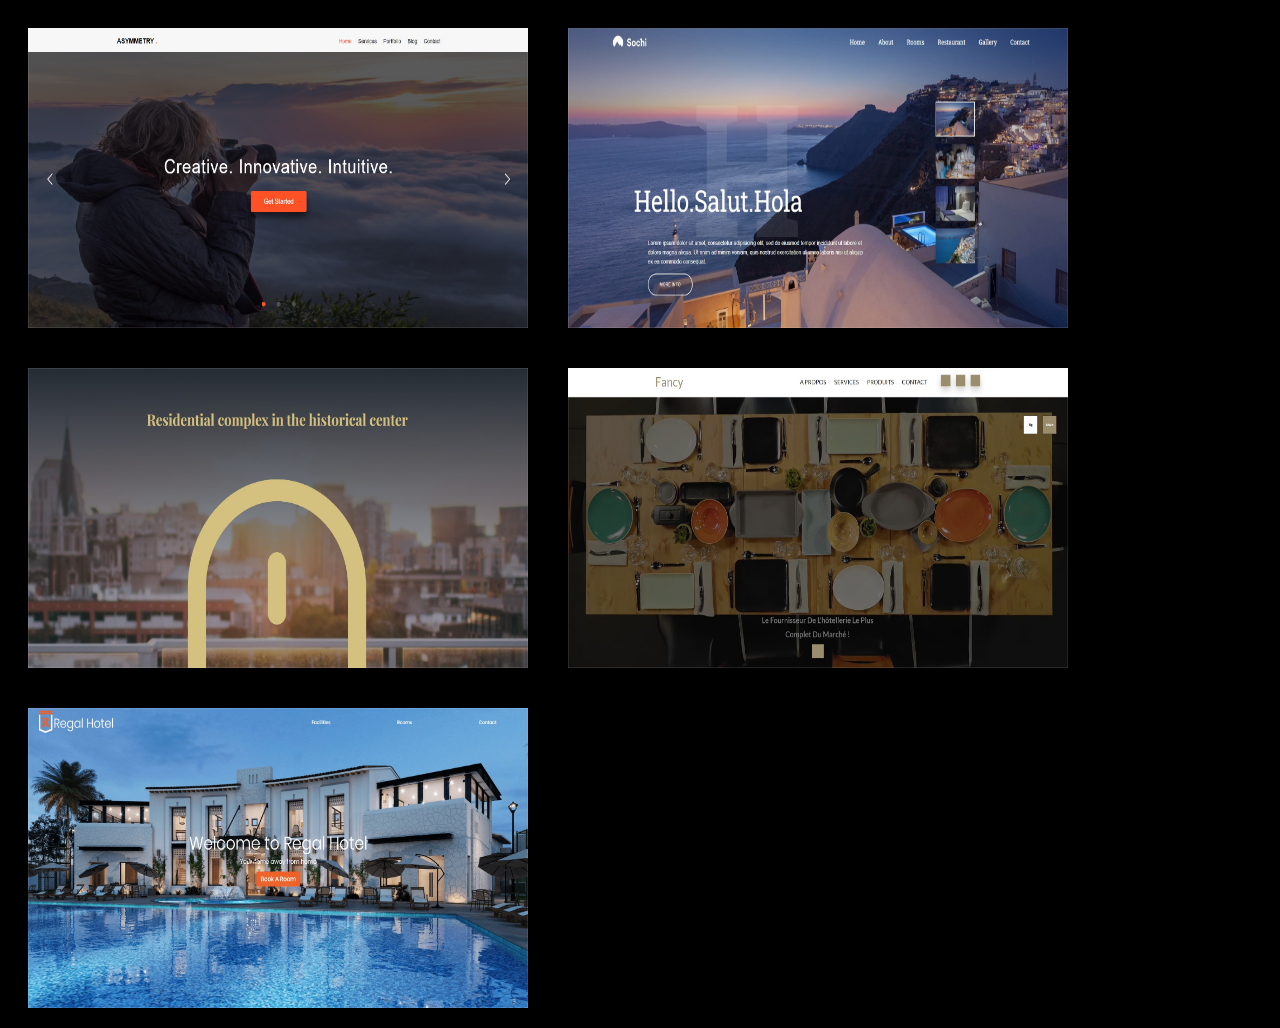
<file: index.html>
<!DOCTYPE html>
<html lang="en">
<head>
    <meta charset="UTF-8">
    <meta http-equiv="X-UA-Compatible" content="IE=edge">
    <meta name="viewport" content="width=device-width, initial-scale=1.0">
    <title>Document</title>
    <link rel="stylesheet" href="style.css">
</head>
<body>
    
        <div class="row">
            <div class="container">
                <div class="card"><a href="./Asymmetry clone/index.html"><img src="./Asymmetry clone/Asymmetry - Opera.jpg" alt=""></a></div>
                <div class="card"><a href="./Hotel-Website-master/index.html"><img src="./Hotel-Website-master/Hotel Website - Opera.jpg" alt=""></a></div>
                <div class="card"><a href="./project 15 (Hotel)/index.html"><img src="./project 15 (Hotel)/Hotel - Opera.jpg" alt=""></a></div>
            </div>
        </div>
        <div class="row">
            <div class="container">
            <div class="card"><a href="./fancy/index.html"><img src="./fancy/Fancy - Opera.jpg" alt=""></a></div>
            <div class="card"><a href="./Storm-regalHotel-master/index.html"><img src="./Storm-regalHotel-master/REGAL HOTEL - Opera.jpg" alt=""></a></div>
        </div>
        </div>

</body>
</html>
</file>
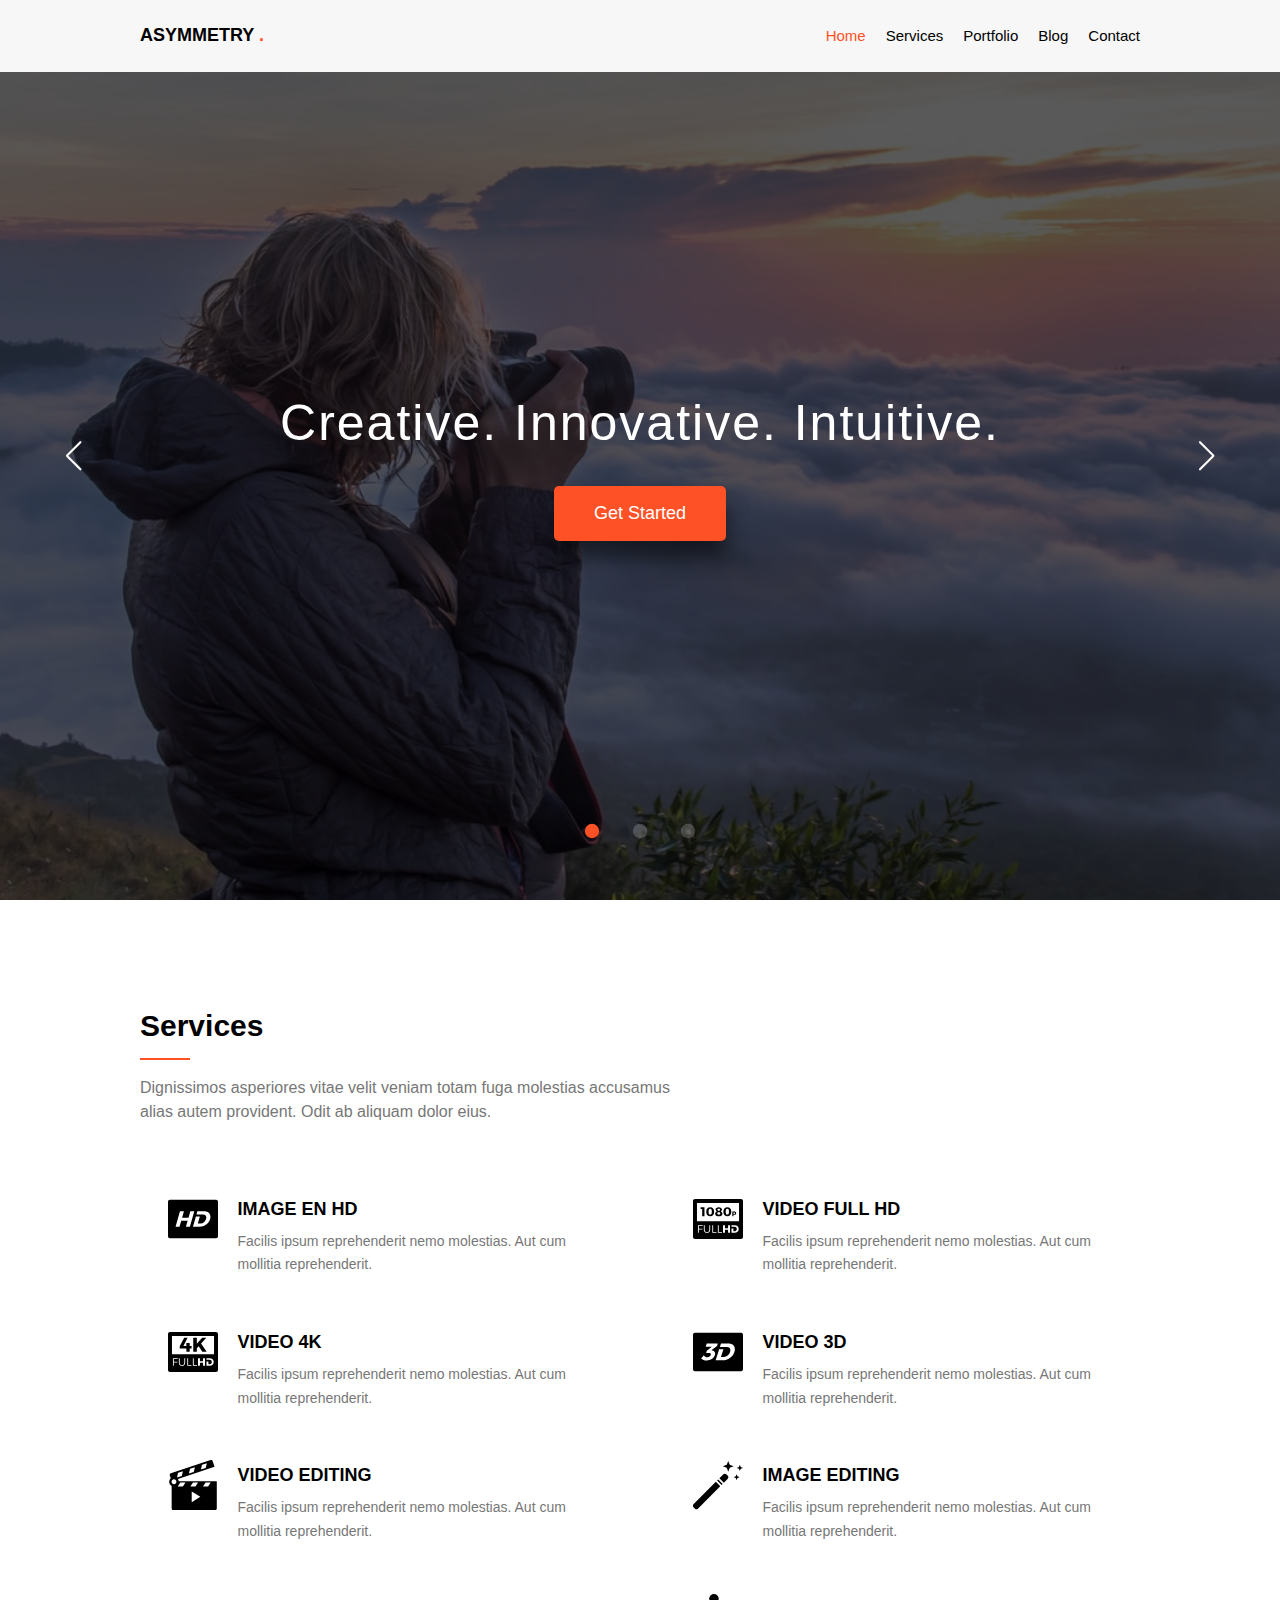
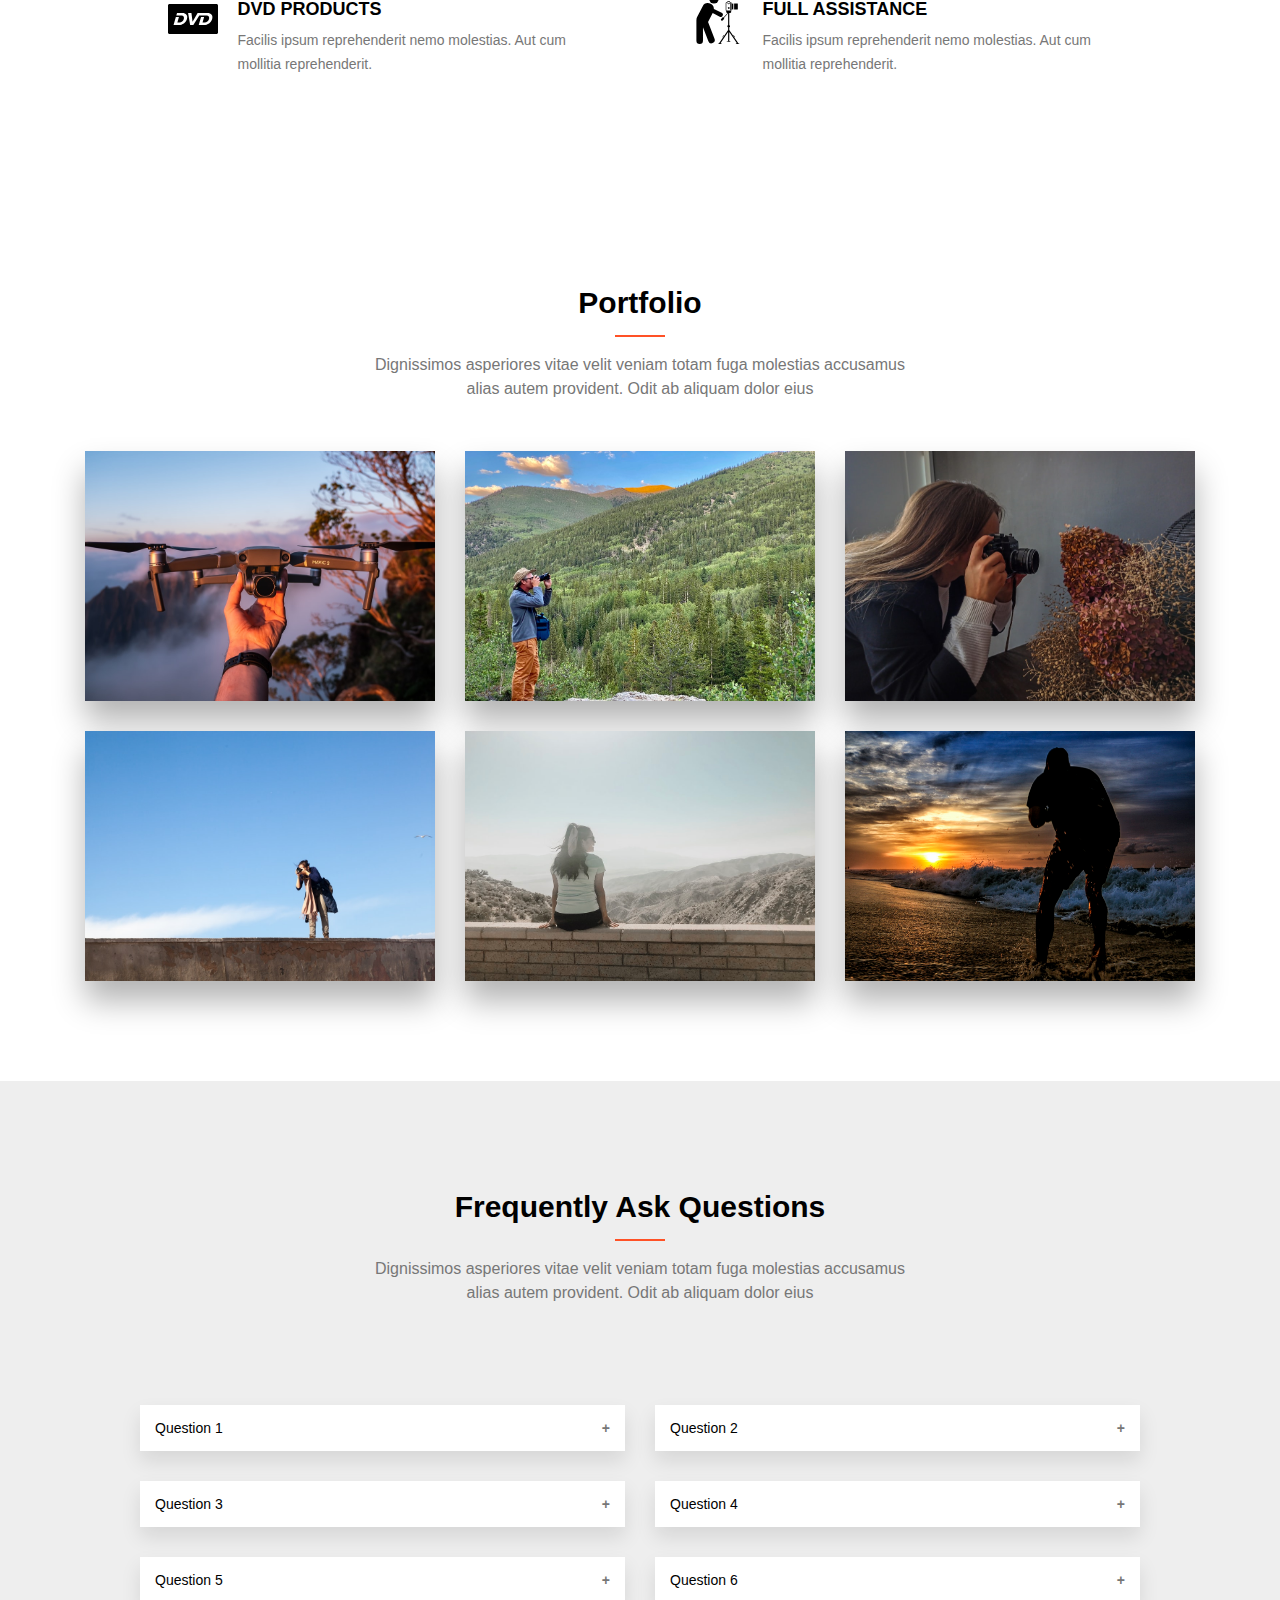
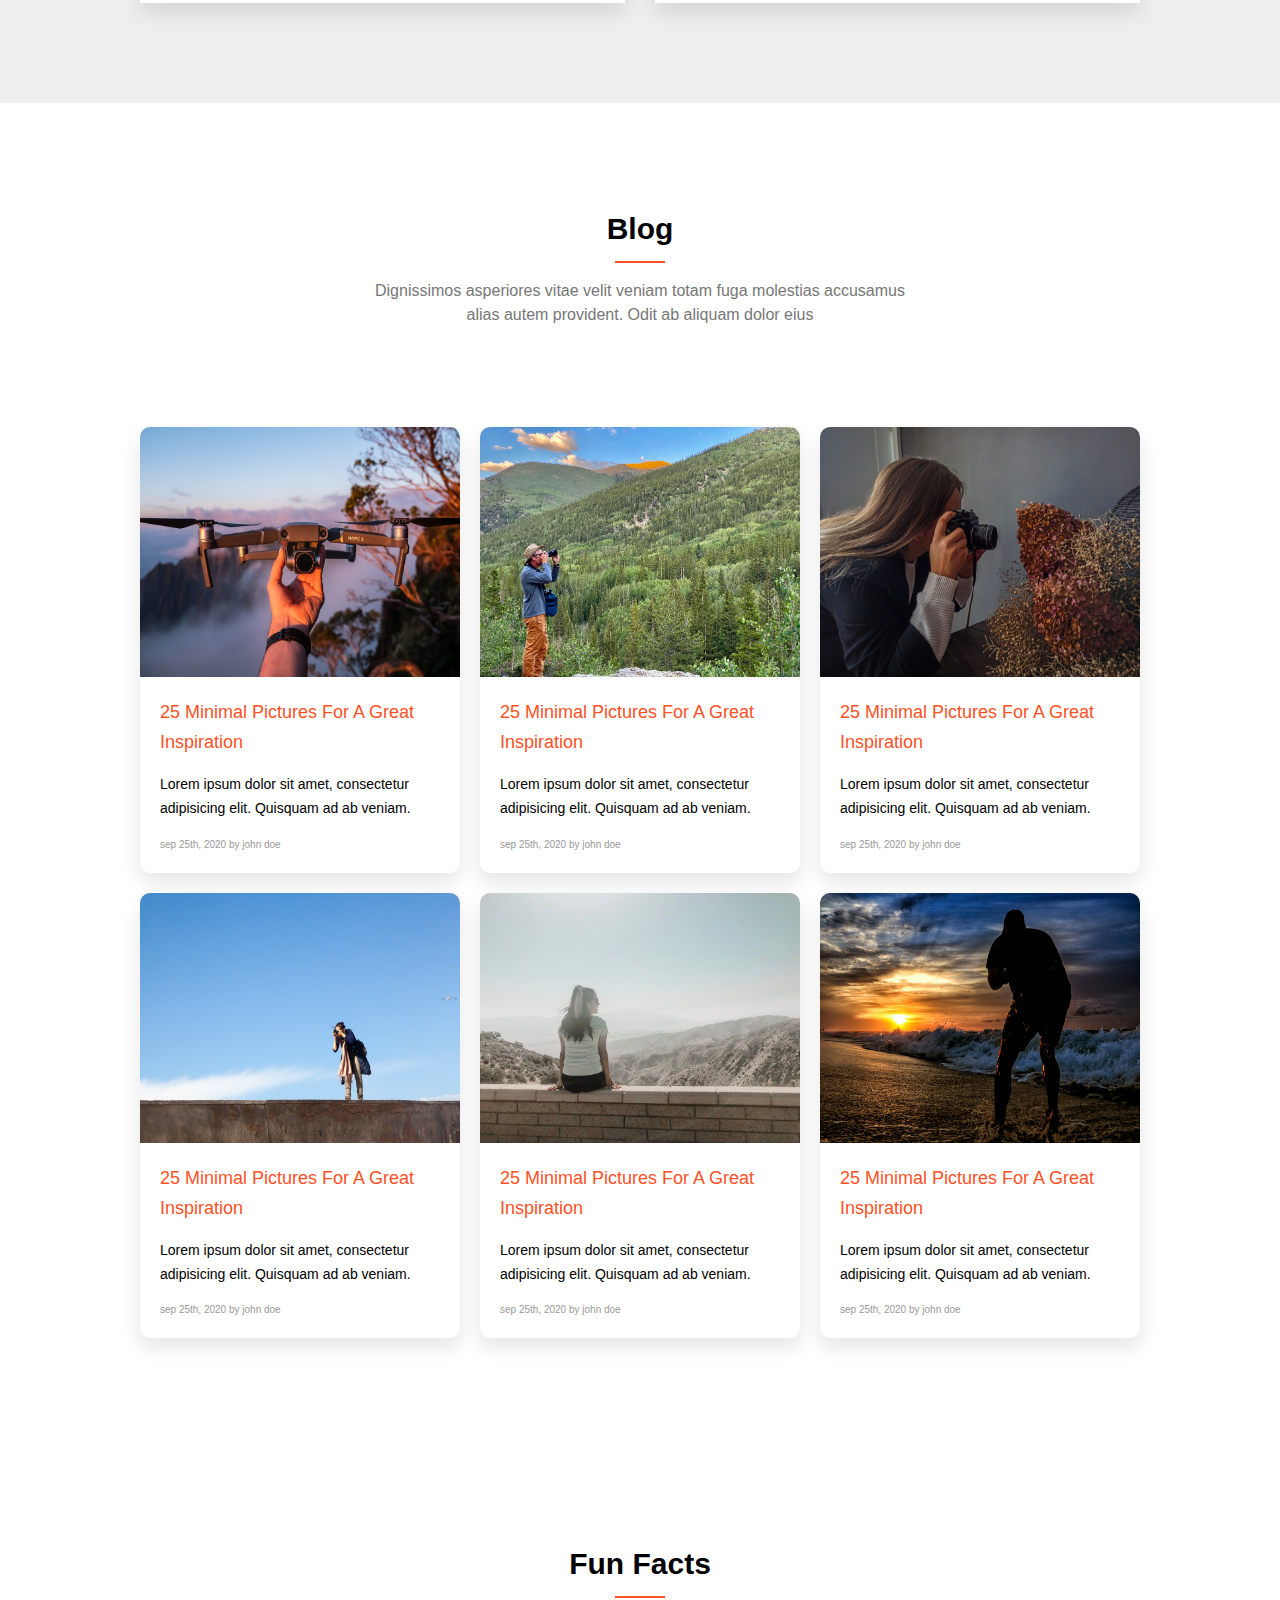
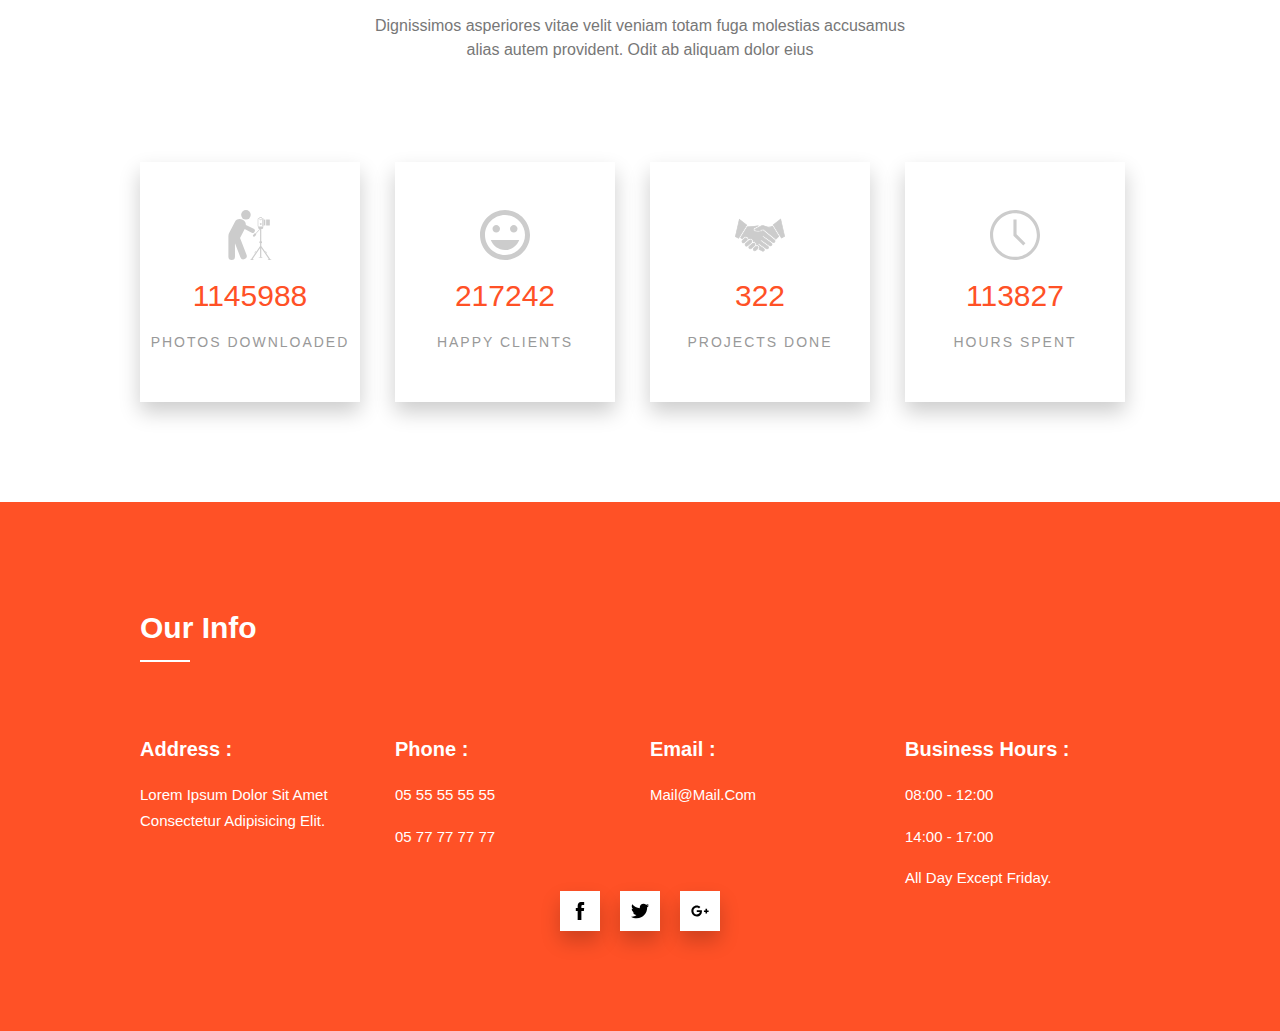
<file: Asymmetry clone/index.html>
<!DOCTYPE html>
<html lang="en">
  <head>
    <meta charset="UTF-8" />
    <meta name="viewport" content="width=device-width, initial-scale=1.0" />
    <title>Asymmetry</title>

    <link rel="stylesheet" href="vendors/swipper/swiper-bundle.min.css" />
    <link
      rel="stylesheet"
      href="vendors/light gallery/css/lightgallery.min.css"
    />
    <link rel="stylesheet" href="css/main.css" />
  </head>
  <body>
    <!--Navigation-->
    <nav class="navigation">
      <div class="container">
        <div class="navigation__logo">
          <a href="">asymmetry <span class="colored">.</span></a>
        </div>

        <ul class="navigation__list">
          <li class="navigation__link active"><a href="#">home</a></li>
          <li class="navigation__link"><a href="#">services</a></li>
          <li class="navigation__link"><a href="#">portfolio</a></li>
          <li class="navigation__link"><a href="#">blog</a></li>
          <li class="navigation__link"><a href="#">contact</a></li>
        </ul>
      </div>
    </nav>

    <!--header-->
    <header class="header">
      <div class="swiper-container">
        <!-- Additional required wrapper -->
        <div class="swiper-wrapper">
          <!-- Slides -->
          <div class="swiper-slide slide">
            <div class="overlay">
              <div class="content">
                <h1 class="title">creative. innovative. intuitive.</h1>
                <button class="btn btn--primary">get started</button>
              </div>
            </div>
            <img src="img/header/header-2.jpg" alt="" />
          </div>

          <div class="swiper-slide slide">
            <div class="overlay">
              <div class="content">
                <h1 class="title">a new experience.</h1>
                <button class="btn btn--primary">get started</button>
              </div>
            </div>
            <img src="img/header/header-1.jpg" alt="" />
          </div>

          <div class="swiper-slide slide">
            <div class="overlay">
              <div class="content">
                <h1 class="title">explore the world of photography</h1>
                <button class="btn btn--primary">get started</button>
              </div>
            </div>
            <img src="img/header/header-3.jpg" alt="" />
          </div>
        </div>
        <!-- If we need pagination -->
        <div class="swiper-pagination"></div>

        <!-- If we need navigation buttons -->
        <div class="swiper-button-prev prev"></div>
        <div class="swiper-button-next next"></div>
      </div>
    </header>

    <!--Services-->
    <section class="services">
      <div class="container">
        <!-- heading part-->
        <div class="heading">
          <h2 class="heading__title">
            services
            <div class="heading__line"></div>
          </h2>

          <p class="heading__text">
            Dignissimos asperiores vitae velit veniam totam fuga molestias
            accusamus alias autem provident. Odit ab aliquam dolor eius.
          </p>
        </div>

        <!--service main-->
        <div class="services__main">
          <!--service 1-->
          <div class="service">
            <div class="service__icon">
              <svg class="icon">
                <use xlink:href="img/svg/sprite.svg#hd-sign"></use>
              </svg>
            </div>
            <div class="service__info">
              <h3 class="title">Image en HD</h3>
              <p class="text">
                Facilis ipsum reprehenderit nemo molestias. Aut cum mollitia
                reprehenderit.
              </p>
            </div>
          </div>

          <!--service 2-->
          <div class="service">
            <div class="service__icon">
              <svg class="icon">
                <use xlink:href="img/svg/sprite.svg#1080p-full-hd"></use>
              </svg>
            </div>
            <div class="service__info">
              <h3 class="title">Video full HD</h3>
              <p class="text">
                Facilis ipsum reprehenderit nemo molestias. Aut cum mollitia
                reprehenderit.
              </p>
            </div>
          </div>

          <!--service 3-->
          <div class="service">
            <div class="service__icon">
              <svg class="icon">
                <use xlink:href="img/svg/sprite.svg#4k-fullhd"></use>
              </svg>
            </div>
            <div class="service__info">
              <h3 class="title">Video 4k</h3>
              <p class="text">
                Facilis ipsum reprehenderit nemo molestias. Aut cum mollitia
                reprehenderit.
              </p>
            </div>
          </div>

          <!--service 4-->
          <div class="service">
            <div class="service__icon">
              <svg class="icon">
                <use xlink:href="img/svg/sprite.svg#3d-sign"></use>
              </svg>
            </div>
            <div class="service__info">
              <h3 class="title">Video 3d</h3>
              <p class="text">
                Facilis ipsum reprehenderit nemo molestias. Aut cum mollitia
                reprehenderit.
              </p>
            </div>
          </div>

          <!--service 5-->
          <div class="service">
            <div class="service__icon">
              <svg class="icon">
                <use xlink:href="img/svg/sprite.svg#movie-clapper-open"></use>
              </svg>
            </div>
            <div class="service__info">
              <h3 class="title">Video Editing</h3>
              <p class="text">
                Facilis ipsum reprehenderit nemo molestias. Aut cum mollitia
                reprehenderit.
              </p>
            </div>
          </div>

          <!--service 6-->
          <div class="service">
            <div class="service__icon">
              <svg class="icon">
                <use xlink:href="img/svg/sprite.svg#editing"></use>
              </svg>
            </div>
            <div class="service__info">
              <h3 class="title">image Editing</h3>
              <p class="text">
                Facilis ipsum reprehenderit nemo molestias. Aut cum mollitia
                reprehenderit.
              </p>
            </div>
          </div>

          <!--service 7-->
          <div class="service">
            <div class="service__icon">
              <svg class="icon">
                <use xlink:href="img/svg/sprite.svg#dvd-logo"></use>
              </svg>
            </div>
            <div class="service__info">
              <h3 class="title">dvd products</h3>
              <p class="text">
                Facilis ipsum reprehenderit nemo molestias. Aut cum mollitia
                reprehenderit.
              </p>
            </div>
          </div>

          <!--service 8-->
          <div class="service">
            <div class="service__icon">
              <svg class="icon">
                <use xlink:href="img/svg/sprite.svg#assistance"></use>
              </svg>
            </div>
            <div class="service__info">
              <h3 class="title">full assistance</h3>
              <p class="text">
                Facilis ipsum reprehenderit nemo molestias. Aut cum mollitia
                reprehenderit.
              </p>
            </div>
          </div>
        </div>
      </div>
    </section>

    <!--portfolio-->
    <section class="portfolio">
      <div class="container">
        <!-- heading part-->
        <div class="heading heading--center">
          <h2 class="heading__title">
            portfolio
            <div class="heading__line"></div>
          </h2>

          <p class="heading__text">
            Dignissimos asperiores vitae velit veniam totam fuga molestias
            accusamus alias autem provident. Odit ab aliquam dolor eius
          </p>
        </div>

        <!--Main-->
        <div class="portfolio__main">
          <!--gallery-->
          <div id="gallery" class="gallery">
            <a href="img/portfolio/portfolio-1.jpg" class="gallery__item">
              <img src="img/portfolio/portfolio-1.jpg" />
            </a>

            <a href="img/portfolio/portfolio-2.jpg" class="gallery__item">
              <img src="img/portfolio/portfolio-2.jpg" />
            </a>
            <a href="img/portfolio/portfolio-3.jpg" class="gallery__item">
              <img src="img/portfolio/portfolio-3.jpg" />
            </a>
            <a href="img/portfolio/portfolio-4.jpg" class="gallery__item">
              <img src="img/portfolio/portfolio-4.jpg" />
            </a>
            <a href="img/portfolio/portfolio-5.jpg" class="gallery__item">
              <img src="img/portfolio/portfolio-5.jpg" />
            </a>
            <a href="img/portfolio/portfolio-6.jpg" class="gallery__item">
              <img src="img/portfolio/portfolio-6.jpg" />
            </a>
          </div>
        </div>
      </div>
    </section>

    <!--FAQ-->
    <section class="faq">
      <div class="container">
        <!-- heading part-->
        <div class="heading heading--center">
          <h2 class="heading__title">
            Frequently Ask Questions

            <div class="heading__line"></div>
          </h2>

          <p class="heading__text">
            Dignissimos asperiores vitae velit veniam totam fuga molestias
            accusamus alias autem provident. Odit ab aliquam dolor eius
          </p>
        </div>

        <!--FAQ main-->
        <div class="faq__main">
          <!--accordion-->
          <div class="accordion">
            <!--item 1-->
            <div class="accordion__item">
              <button class="accordion__button">question 1</button>
              <div class="accordion__panel">
                <p>
                  Far far away, behind the word mountains, far from the
                  countries Vokalia and Consonantia, there live the blind texts.
                  Separated they live in Bookmarksgrove right at the coast of
                  the Semantics, a large language ocean.
                </p>
              </div>
            </div>

            <!--item 2-->
            <div class="accordion__item">
              <button class="accordion__button">question 2</button>
              <div class="accordion__panel">
                <p>
                  Far far away, behind the word mountains, far from the
                  countries Vokalia and Consonantia, there live the blind texts.
                  Separated they live in Bookmarksgrove right at the coast of
                  the Semantics, a large language ocean.
                </p>
              </div>
            </div>

            <!--item 3-->
            <div class="accordion__item">
              <button class="accordion__button">question 3</button>
              <div class="accordion__panel">
                <p>
                  Far far away, behind the word mountains, far from the
                  countries Vokalia and Consonantia, there live the blind texts.
                  Separated they live in Bookmarksgrove right at the coast of
                  the Semantics, a large language ocean.
                </p>
              </div>
            </div>

            <!--item 4-->
            <div class="accordion__item">
              <button class="accordion__button">question 4</button>
              <div class="accordion__panel">
                <p>
                  Far far away, behind the word mountains, far from the
                  countries Vokalia and Consonantia, there live the blind texts.
                  Separated they live in Bookmarksgrove right at the coast of
                  the Semantics, a large language ocean.
                </p>
              </div>
            </div>

            <!--item 5-->
            <div class="accordion__item">
              <button class="accordion__button">question 5</button>
              <div class="accordion__panel">
                <p>
                  Far far away, behind the word mountains, far from the
                  countries Vokalia and Consonantia, there live the blind texts.
                  Separated they live in Bookmarksgrove right at the coast of
                  the Semantics, a large language ocean.
                </p>
              </div>
            </div>

            <!--item 6-->
            <div class="accordion__item">
              <button class="accordion__button">question 6</button>
              <div class="accordion__panel">
                <p>
                  Far far away, behind the word mountains, far from the
                  countries Vokalia and Consonantia, there live the blind texts.
                  Separated they live in Bookmarksgrove right at the coast of
                  the Semantics, a large language ocean.
                </p>
              </div>
            </div>
          </div>
        </div>
      </div>
    </section>

    <!--blog-->
    <section class="blog">
      <div class="container">
        <!-- heading part-->
        <div class="heading heading--center">
          <h2 class="heading__title">
            blog
            <div class="heading__line"></div>
          </h2>

          <p class="heading__text">
            Dignissimos asperiores vitae velit veniam totam fuga molestias
            accusamus alias autem provident. Odit ab aliquam dolor eius
          </p>
        </div>

        <!--blog main-->
        <div class="blog__main">
          <!--card 1-->
          <div class="card">
            <div class="card__photo">
              <img src="img/portfolio/portfolio-1.jpg" alt="" />
            </div>

            <div class="card__infos">
              <h4 class="title">25 minimal pictures for a great inspiration</h4>
              <p class="text">
                Lorem ipsum dolor sit amet, consectetur adipisicing elit.
                Quisquam ad ab veniam.
              </p>
              <p class="publication">sep 25th, 2020 by john doe</p>
            </div>
          </div>

          <!--card 2-->
          <div class="card">
            <div class="card__photo">
              <img src="img/portfolio/portfolio-2.jpg" alt="" />
            </div>

            <div class="card__infos">
              <h4 class="title">25 minimal pictures for a great inspiration</h4>
              <p class="text">
                Lorem ipsum dolor sit amet, consectetur adipisicing elit.
                Quisquam ad ab veniam.
              </p>
              <p class="publication">sep 25th, 2020 by john doe</p>
            </div>
          </div>

          <!--card 3-->
          <div class="card">
            <div class="card__photo">
              <img src="img/portfolio/portfolio-3.jpg" alt="" />
            </div>

            <div class="card__infos">
              <h4 class="title">25 minimal pictures for a great inspiration</h4>
              <p class="text">
                Lorem ipsum dolor sit amet, consectetur adipisicing elit.
                Quisquam ad ab veniam.
              </p>
              <p class="publication">sep 25th, 2020 by john doe</p>
            </div>
          </div>

          <!--card 4-->
          <div class="card">
            <div class="card__photo">
              <img src="img/portfolio/portfolio-4.jpg" alt="" />
            </div>

            <div class="card__infos">
              <h4 class="title">25 minimal pictures for a great inspiration</h4>
              <p class="text">
                Lorem ipsum dolor sit amet, consectetur adipisicing elit.
                Quisquam ad ab veniam.
              </p>
              <p class="publication">sep 25th, 2020 by john doe</p>
            </div>
          </div>

          <!--card 5-->
          <div class="card">
            <div class="card__photo">
              <img src="img/portfolio/portfolio-5.jpg" alt="" />
            </div>

            <div class="card__infos">
              <h4 class="title">25 minimal pictures for a great inspiration</h4>
              <p class="text">
                Lorem ipsum dolor sit amet, consectetur adipisicing elit.
                Quisquam ad ab veniam.
              </p>
              <p class="publication">sep 25th, 2020 by john doe</p>
            </div>
          </div>

          <!--card 6-->
          <div class="card">
            <div class="card__photo">
              <img src="img/portfolio/portfolio-6.jpg" alt="" />
            </div>

            <div class="card__infos">
              <h4 class="title">25 minimal pictures for a great inspiration</h4>
              <p class="text">
                Lorem ipsum dolor sit amet, consectetur adipisicing elit.
                Quisquam ad ab veniam.
              </p>
              <p class="publication">sep 25th, 2020 by john doe</p>
            </div>
          </div>
        </div>
      </div>
    </section>

    <!--facts-->
    <section class="facts">
      <div class="container">
        <!-- heading part-->
        <div class="heading heading--center">
          <h2 class="heading__title">
            fun facts
            <div class="heading__line"></div>
          </h2>

          <p class="heading__text">
            Dignissimos asperiores vitae velit veniam totam fuga molestias
            accusamus alias autem provident. Odit ab aliquam dolor eius
          </p>
        </div>

        <!--facts main-->
        <div class="facts__main">
          <!--stat 1-->
          <div class="stat">
            <svg class="icon">
              <use xlink:href="img/svg/sprite.svg#assistance"></use>
            </svg>

            <p data-target="2122070" class="number">0</p>
            <p class="title">photos downloaded</p>
          </div>

          <!--stat 2-->
          <div class="stat">
            <svg class="icon">
              <use xlink:href="img/svg/sprite.svg#happy-face"></use>
            </svg>

            <p data-target="402002" class="number">0</p>
            <p class="title">happy clients</p>
          </div>

          <!--stat 3-->
          <div class="stat">
            <svg class="icon">
              <use xlink:href="img/svg/sprite.svg#handshake"></use>
            </svg>

            <p data-target="402" class="number">0</p>
            <p class="title">projects done</p>
          </div>

          <!--stat 4-->
          <div class="stat">
            <svg class="icon">
              <use xlink:href="img/svg/sprite.svg#time"></use>
            </svg>

            <p data-target="212023" class="number">0</p>
            <p class="title">hours spent</p>
          </div>
        </div>
      </div>
    </section>

    <footer class="footer">
      <div class="container">
        <!-- heading part-->
        <div class="heading white">
          <h2 class="heading__title">
            our info
            <div class="heading__line"></div>
          </h2>
        </div>

        <!--footer main-->
        <div class="footer__main">
          <div class="info">
            <div class="address">
              <h4>address :</h4>
              <p>Lorem ipsum dolor sit amet consectetur adipisicing elit.</p>
            </div>
            <div class="phone">
              <h4>phone :</h4>
              <p>05 55 55 55 55</p>
              <p>05 77 77 77 77</p>
            </div>
            <div class="email">
              <h4>email :</h4>
              <p>mail@mail.com</p>
            </div>

            <div class="hours">
              <h4>business hours :</h4>
              <p>08:00 - 12:00</p>
              <p>14:00 - 17:00</p>
              <p>all day except friday.</p>
            </div>
          </div>

          <div class="social-media">
            <div class="item">
              <svg class="icon">
                <use xlink:href="img/svg/sprite.svg#facebook"></use>
              </svg>
            </div>

            <div class="item">
              <svg class="icon">
                <use xlink:href="img/svg/sprite.svg#twitter"></use>
              </svg>
            </div>

            <div class="item">
              <svg class="icon">
                <use xlink:href="img/svg/sprite.svg#google-plus"></use>
              </svg>
            </div>
          </div>
        </div>
      </div>
    </footer>

    <!--scripts-->
    <script src="vendors/swipper/swiper-bundle.min.js"></script>

    <script src="vendors/light gallery/js/lightgallery.min.js"></script>
    <script src="vendors/light gallery/js/lg-thumbnail.min.js"></script>
    <script src="vendors/light gallery/js/lg-fullscreen.min.js"></script>
    <script src="vendors/light gallery/js/lg-share.min.js"></script>
    <script src="js/main.js"></script>
  </body>
</html>
</file>
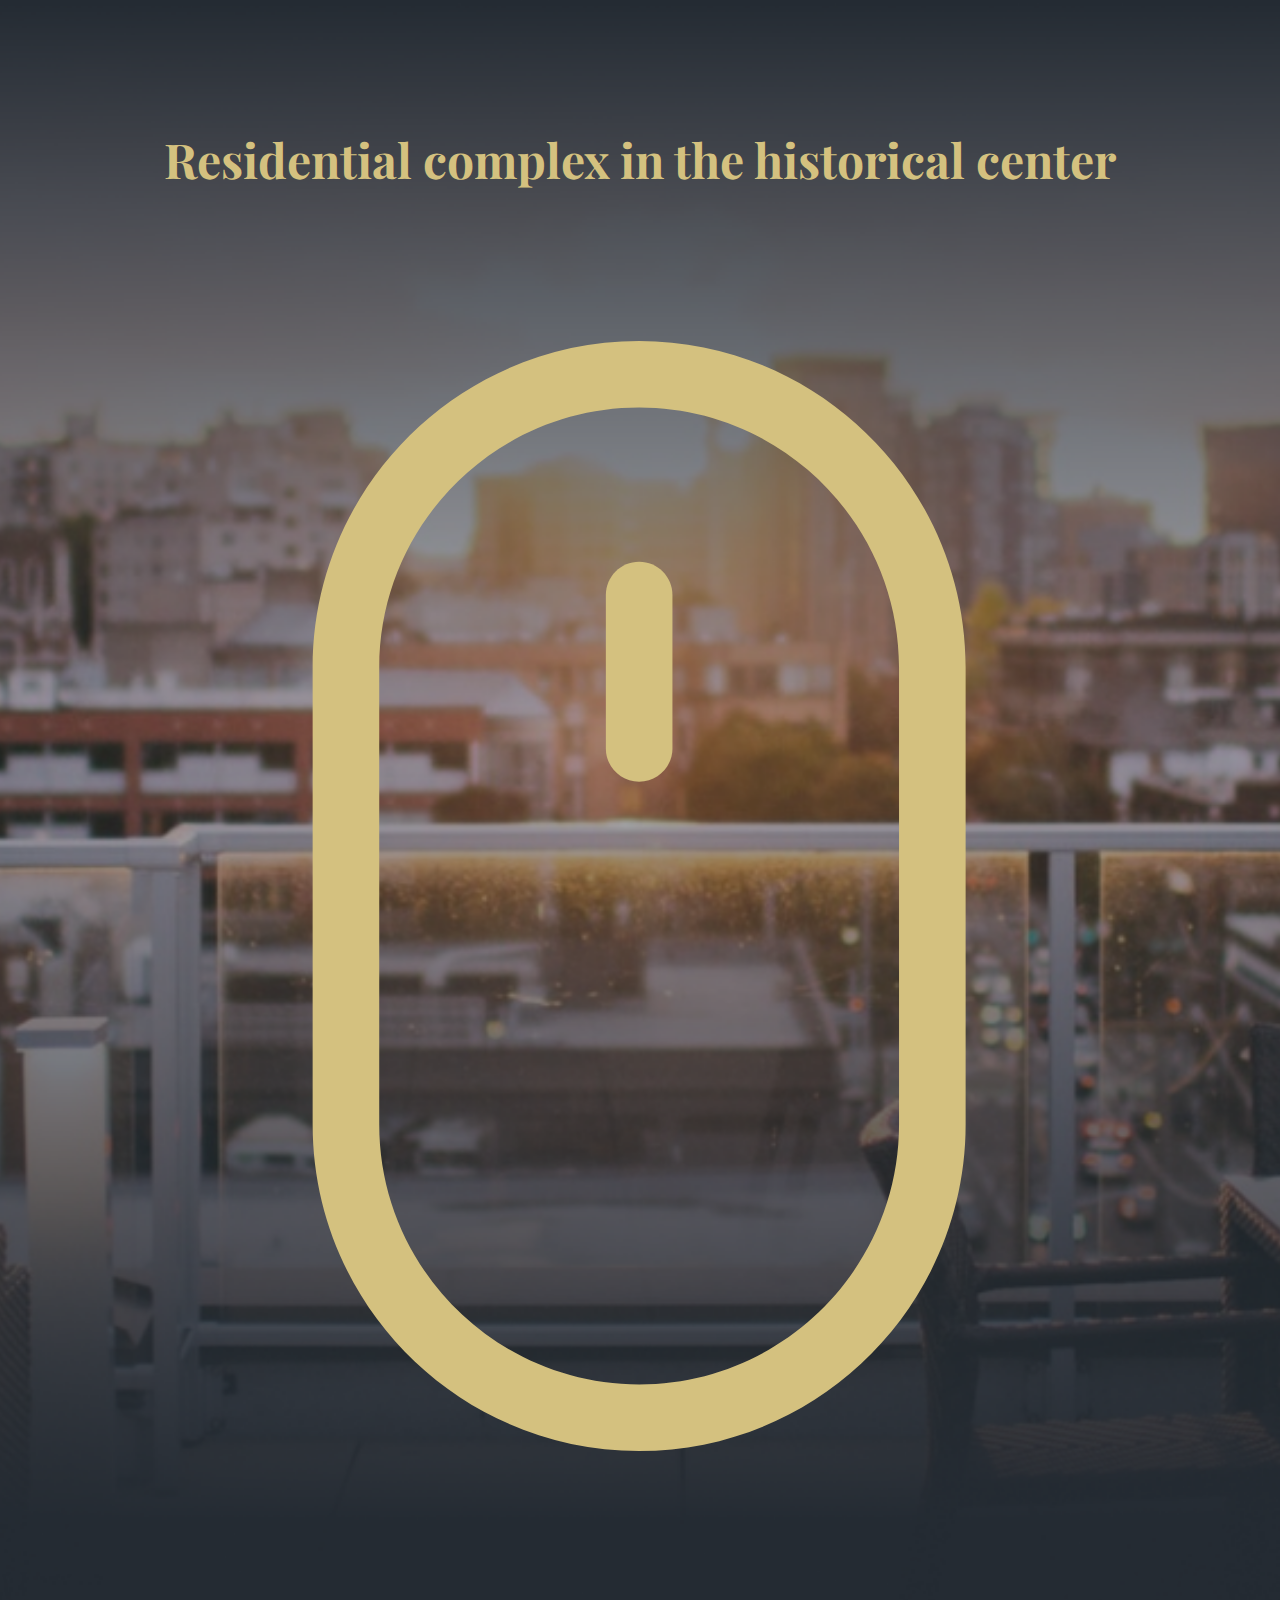
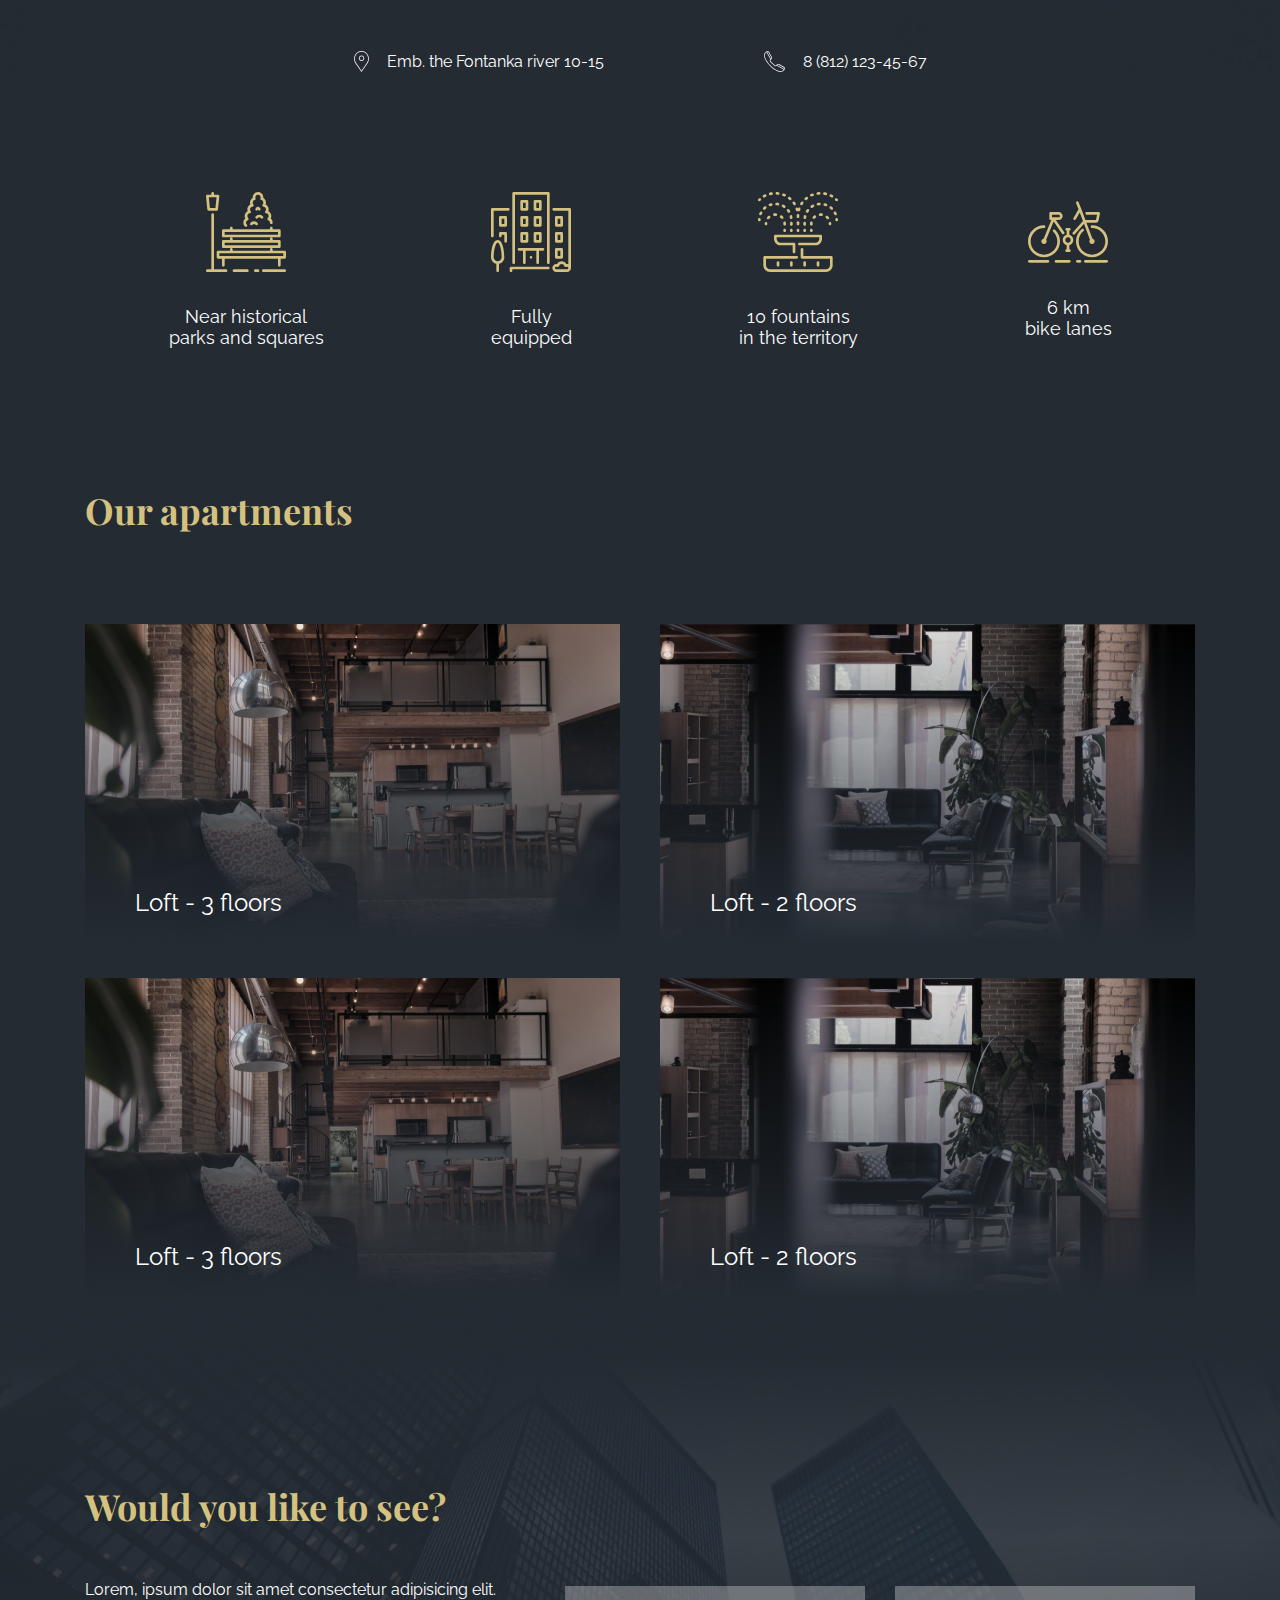
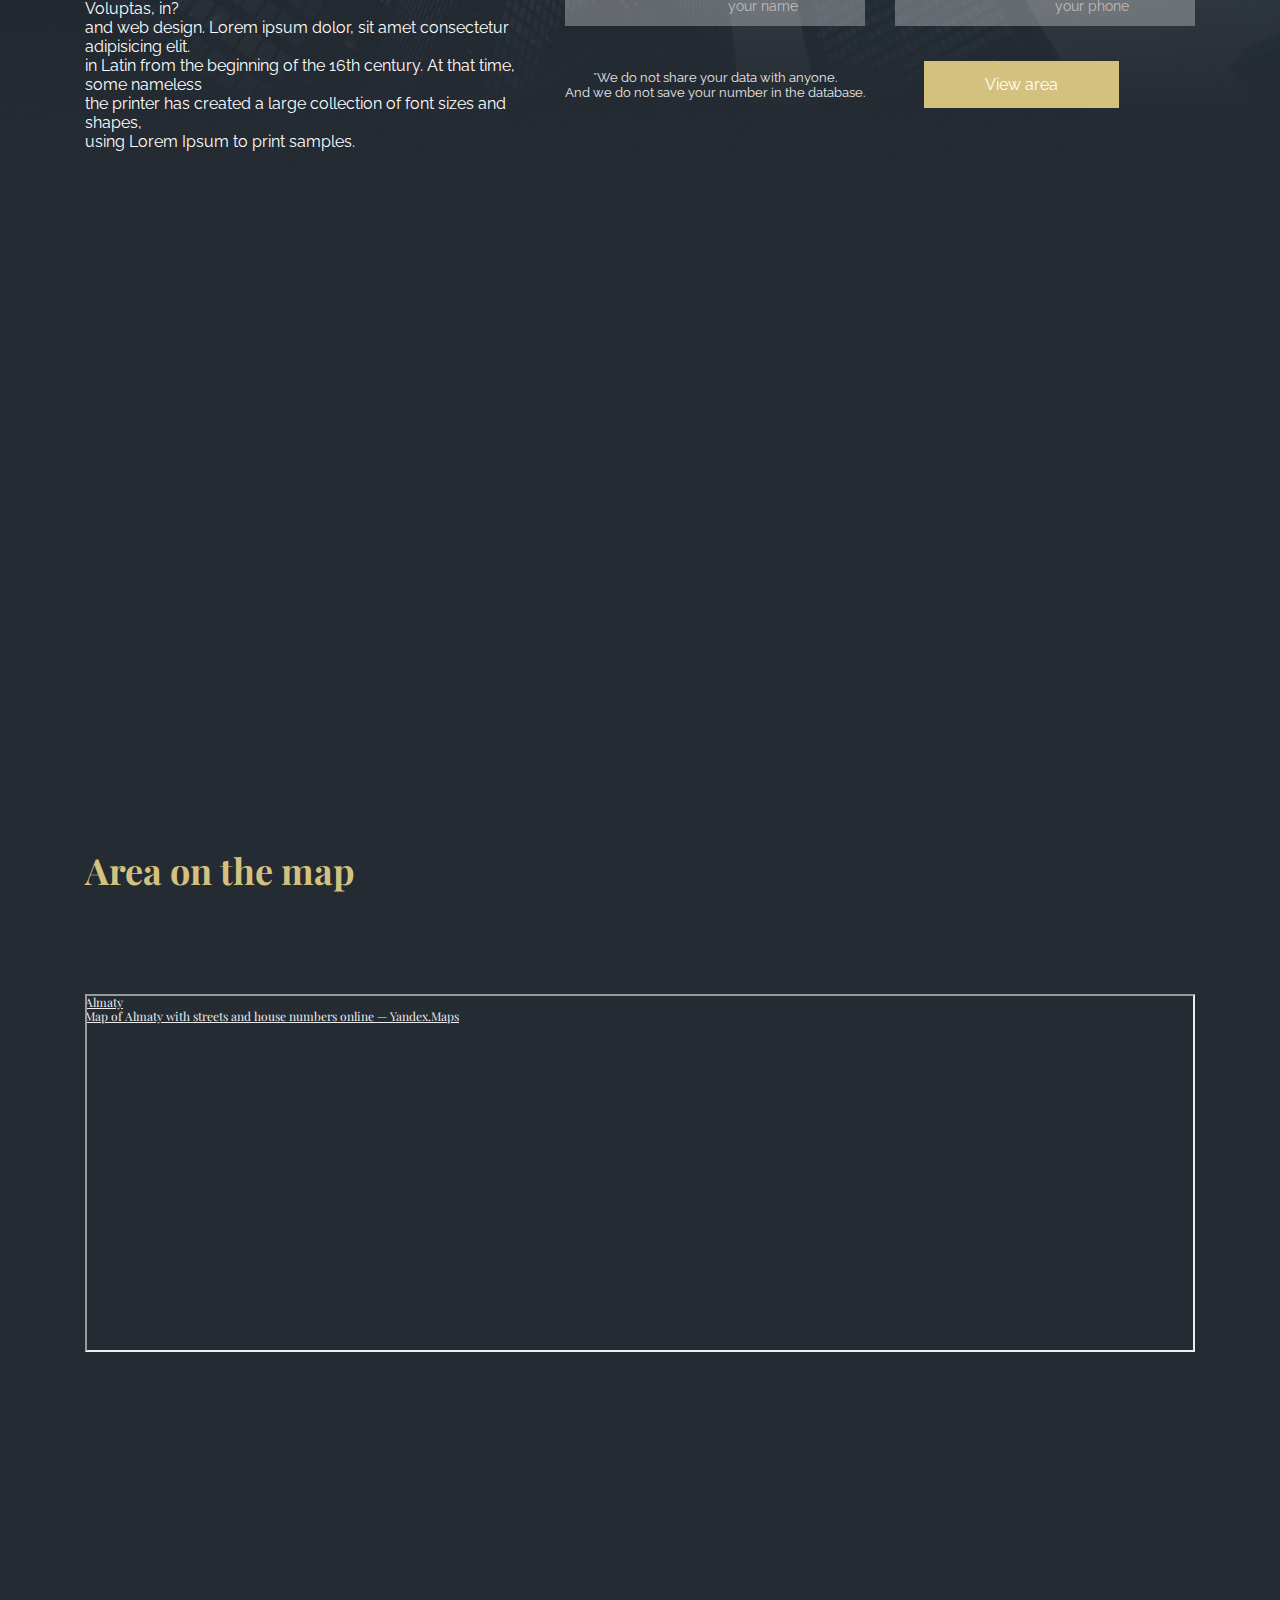
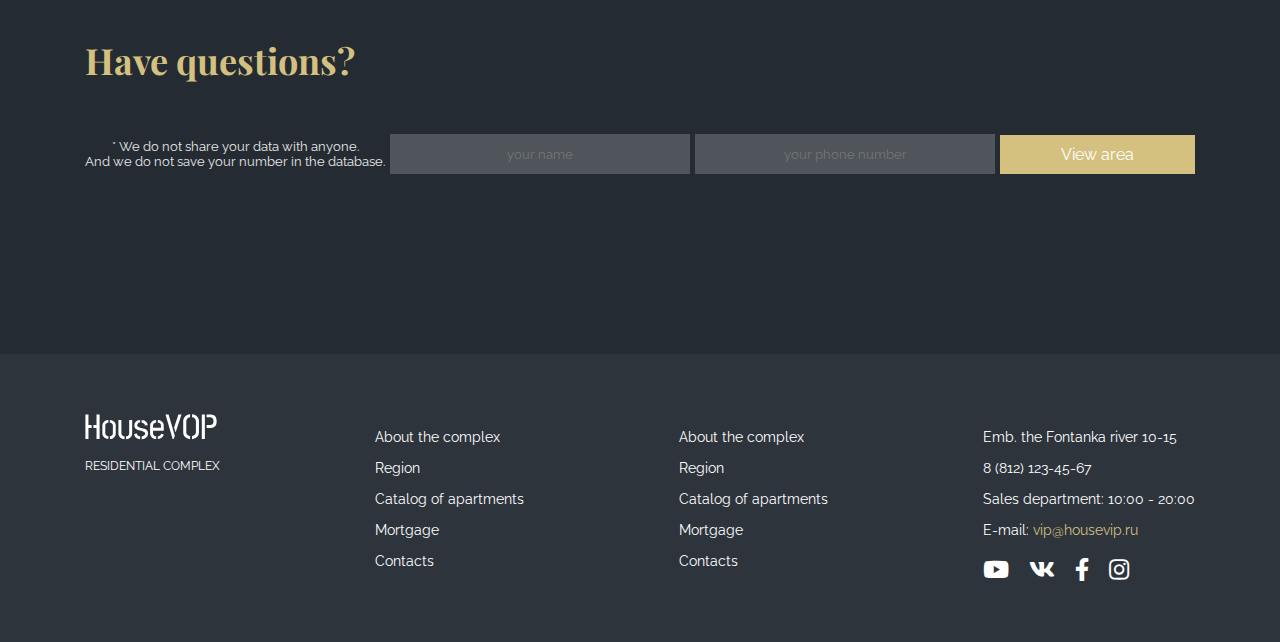
<file: project 15 (Hotel)/index.html>
<!DOCTYPE html>
<html lang="en">
<head>
    <meta charset="UTF-8">
    <meta name="viewport" content="width=device-width, initial-scale=1.0">
    <title>Hotel</title>
    <link rel="stylesheet" href="css/main.css">
    <link rel="preconnect" href="https://fonts.gstatic.com">
    <link href="https://fonts.googleapis.com/css2?family=Playfair+Display:wght@700&display=swap" rel="stylesheet">
    <link rel="preconnect" href="https://fonts.gstatic.com">
    <link href="https://fonts.googleapis.com/css2?family=Raleway:wght@400;700&display=swap" rel="stylesheet">
    <link rel="stylesheet" href="https://cdnjs.cloudflare.com/ajax/libs/font-awesome/5.15.1/css/all.min.css">
</head>
<body>
    <header class="header">
        <div class="container">
            <div class="header-text">
            <h1>
                Residential complex
                in the historical center <br>
                </h1>
            <img class="header-mouse" src="./img/mouse.svg" alt="mouse">
            <div class="header-text-link">
                <img src="./img/maps.svg" alt="maps">
                <a href="https://www.google.ru/maps">Emb. the Fontanka river 10-15</a>
                <img src="./img/telephon.svg" alt="telephon">
                <a href="tel:8 (812) 123-45-67">8 (812) 123-45-67</a>   
            </div>
            </div>
        </div>
    </header>
    <section class="one">
        <div class="container">
            <div class="item">
                <div class="item-one">
                    <img src="./img/item-one.svg" alt="skameika">
                    <p>
                        Near historical<br>
                        parks and squares </p>
                </div>
                <div class="item-one">
                    <img src="./img/item-two.svg" alt="skameika">
                    <p>Fully <br>equipped </p>
                </div>
                <div class="item-one">
                    <img src="./img/item-three.svg" alt="skameika">
                    <p>10  fountains<br>in the territory </p>
                </div>
                <div class="item-one">
                    <img src="./img/item-four.svg" alt="skameika">
                    <p>6 km <br> bike lanes</p>
                </div>
            </div>
        </div>
    </section>
    <section class="second">
        <div class="container">
            <h1>Our apartments
            </h1>
            <div class="wrap-one">
                <div class="wrap-one_first">
                    <img src="./img/room_one.png" alt="room">
                    <p>
                        Loft - 3 floors</p>
                </div>
                <div class="wrap-one_first">
                    <img src="./img/room_two.png" alt="room">
                    <p>
                        Loft - 2 floors</p>
                </div>
            </div>
            <div class="wrap-one">
                <div class="wrap-one_first">
                    <img src="./img/room_one.png" alt="room">
                    <p>
                        Loft - 3 floors</p>
                </div>
                <div class="wrap-one_first">
                    <img src="./img/room_two.png" alt="room">
                    <p>Loft - 2 floors</p>
                </div>
            </div>
        </div>
    </section>
    <section class="three">
        <div class="container">
            <div class="group">
                <div class="group-one">
                    <h1>Would you like to see?</h1>
                    <p>Lorem, ipsum dolor sit amet consectetur adipisicing elit. Voluptas, in? <br> 
                        and web design. Lorem ipsum dolor, sit amet consectetur adipisicing elit. <br> in Latin from the beginning of the 16th century. At that time, some nameless <br> 
                        the printer has created a large collection of font sizes and shapes, <br> using Lorem Ipsum to print samples. </p>
                </div>
                <div class="group-second">
                    <div class="group-second_one">
                        <input class="input-one" type="name" placeholder="
                        your name">
                        <input class="input-two" type="tel" placeholder="
                        your phone number">
                    </div>
                    <div class="group-second_two">
                        <p>*We do not share your data with anyone. <br>
                            And we do not save your number in the database.</p>
                        <button type="submit">View area</button>
                    </div>
                </div>
            </div>
        </div>
    </section>
    <section class="four">
        <div class="container">
            <iframe width="560" height="315" src="https://www.youtube.com/embed/W6J2zc-5gBg" frameborder="0" allow="accelerometer; autoplay; clipboard-write; encrypted-media; gyroscope; picture-in-picture" allowfullscreen></iframe>
        </div>
    </section>
    <section class="five">
        <div class="container">
            <h1>
                Area on the map</h1>
            <div class="map" style="position:relative;overflow:hidden;"><a href="https://yandex.kz/maps/162/almaty/?utm_medium=mapframe&utm_source=maps" style="color:#eee;font-size:12px;position:absolute;top:0px;">Almaty</a><a href="https://yandex.kz/maps/162/almaty/?ll=76.945465%2C43.238293&utm_medium=mapframe&utm_source=maps&z=12" style="color:#eee;font-size:12px;position:absolute;top:14px;">
                Map of Almaty with streets and house numbers online — Yandex.Maps</a><iframe src="https://yandex.kz/map-widget/v1/-/CBR1Y-Un1A" width="1110" height="358" frameborder="1" allowfullscreen="true" style="position:relative;"></iframe></div>
        </div>
    </section>
    <section class="six">
        <div class="container">
            <h1>
                Have questions?</h1>
            <div class="six-item">
                <p>*
                    We do not share your data with anyone. <br>
                    And we do not save your number in the database.</p>
                <input type="name" placeholder="your name">
                <input type="tel" placeholder="your phone number">
                <button type="submit">View area</button>
            </div>
        </div>
    </section>
    <footer class="footer">
        <div class="container">
            <div class="footer-item">
                <div class="footer-one">
                    <img src="./img/HouseVOP.svg" alt="logo">
                    <p>
                        RESIDENTIAL COMPLEX</p>
                </div>
                <div class="footer-two">
                    <p>About the complex</p>
                    <p>Region</p>
                    <p>Catalog of apartments</p>
                    <p>Mortgage</p>
                    <p>Contacts</p>
                </div>
                <div class="footer-two">
                    <p>About the complex</p>
                    <p>Region</p>
                    <p>Catalog of apartments </p>
                    <p>Mortgage</p>
                    <p>Contacts</p>
                </div>
                <div class="footer-two">
                    <a href="https://www.google.ru/maps">
                        Emb. the Fontanka river 10-15</a>
                    <a href="tel:8 (812) 123-45-67">8 (812) 123-45-67</a>  
                    <p>
                        Sales department: 10:00 - 20:00</p>
                    <a href="mailto:E-mail: vip@housevip.ru">E-mail: <span>vip@housevip.ru</span></a>
                    <ul>
                        <li> 
                            <a href="#!"><i class="fab fa-youtube"></i></a>
                        </li>
                        <li> 
                            <a href="#!"><i class="fab fa-vk"></i></a>
                        </li>
                        <li> 
                            <a href="#!"><i class="fab fa-facebook-f"></i></a>
                        </li>
                        <li> 
                            <a href="#!"><i class="fab fa-instagram"></i></a>
                        </li>
                    </ul>
                </div>  
            </div>
        </div>
    </footer>
</body>
</html>
</file>
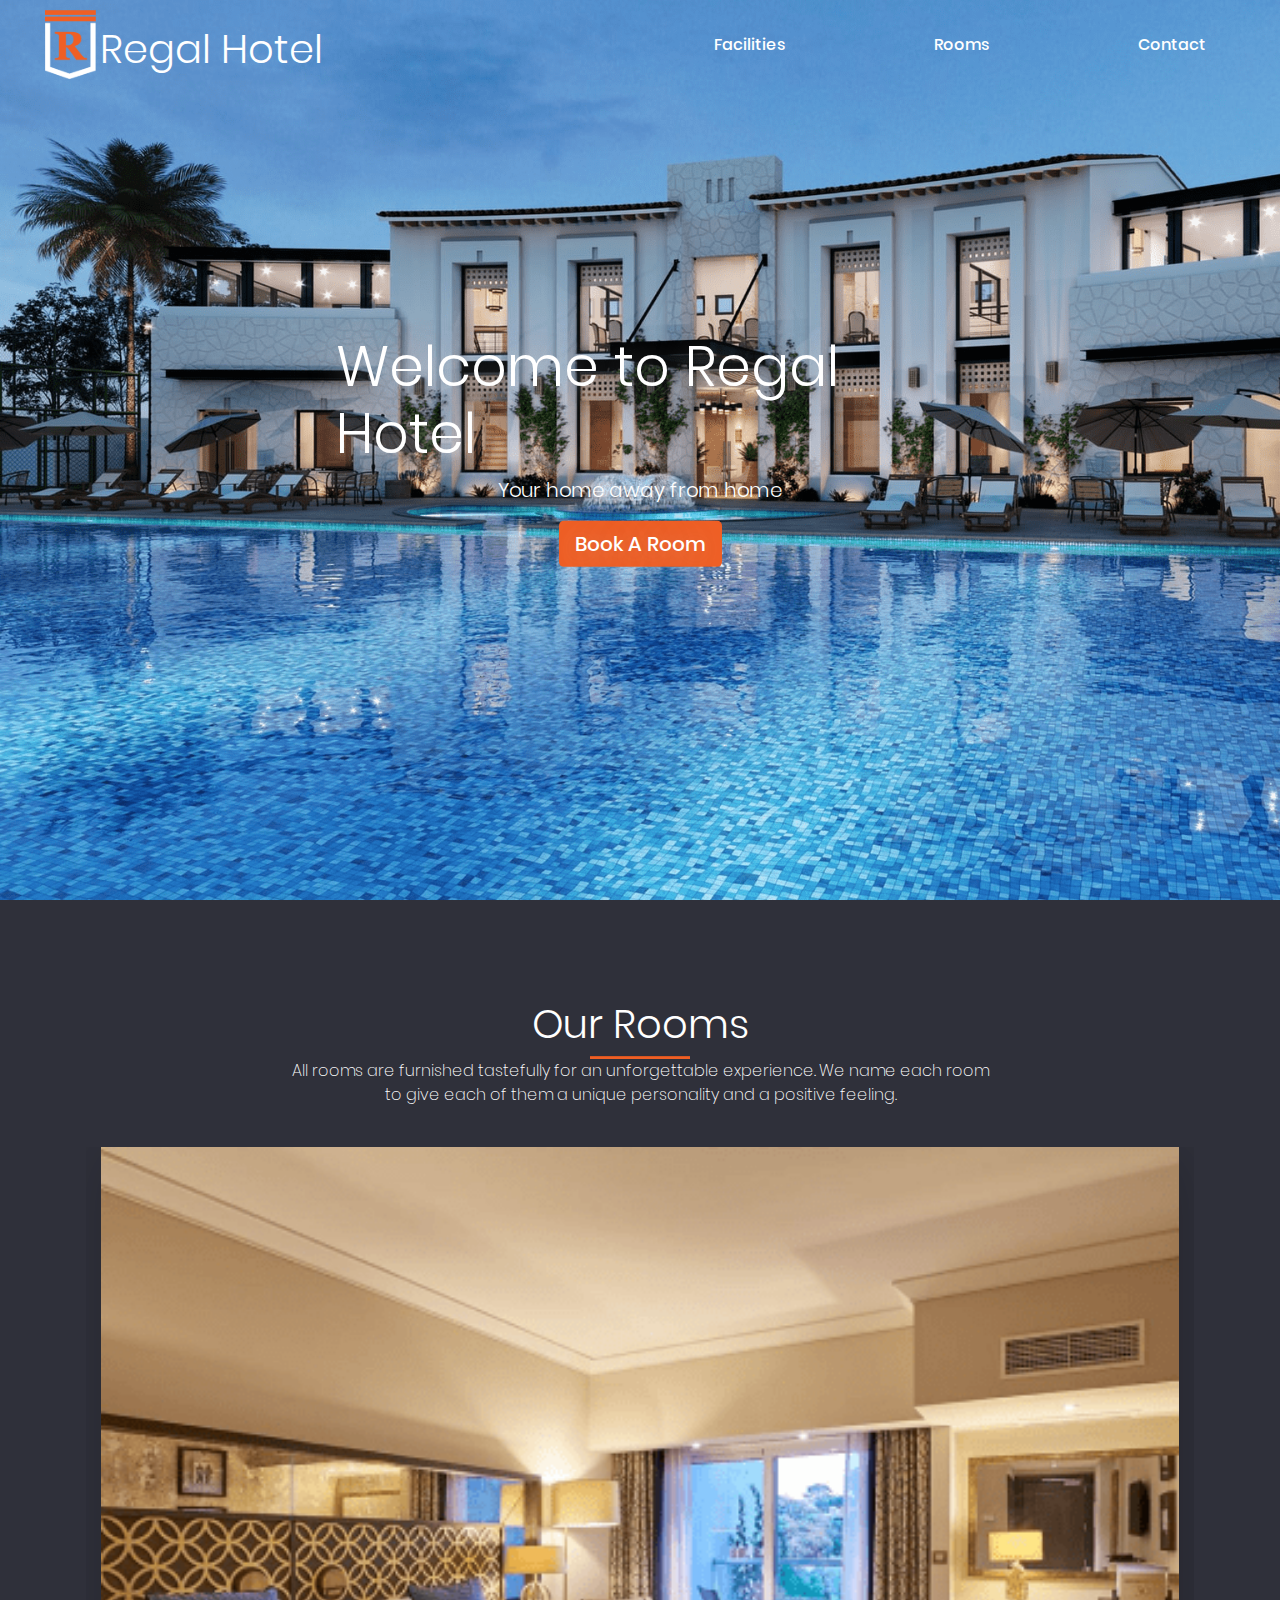
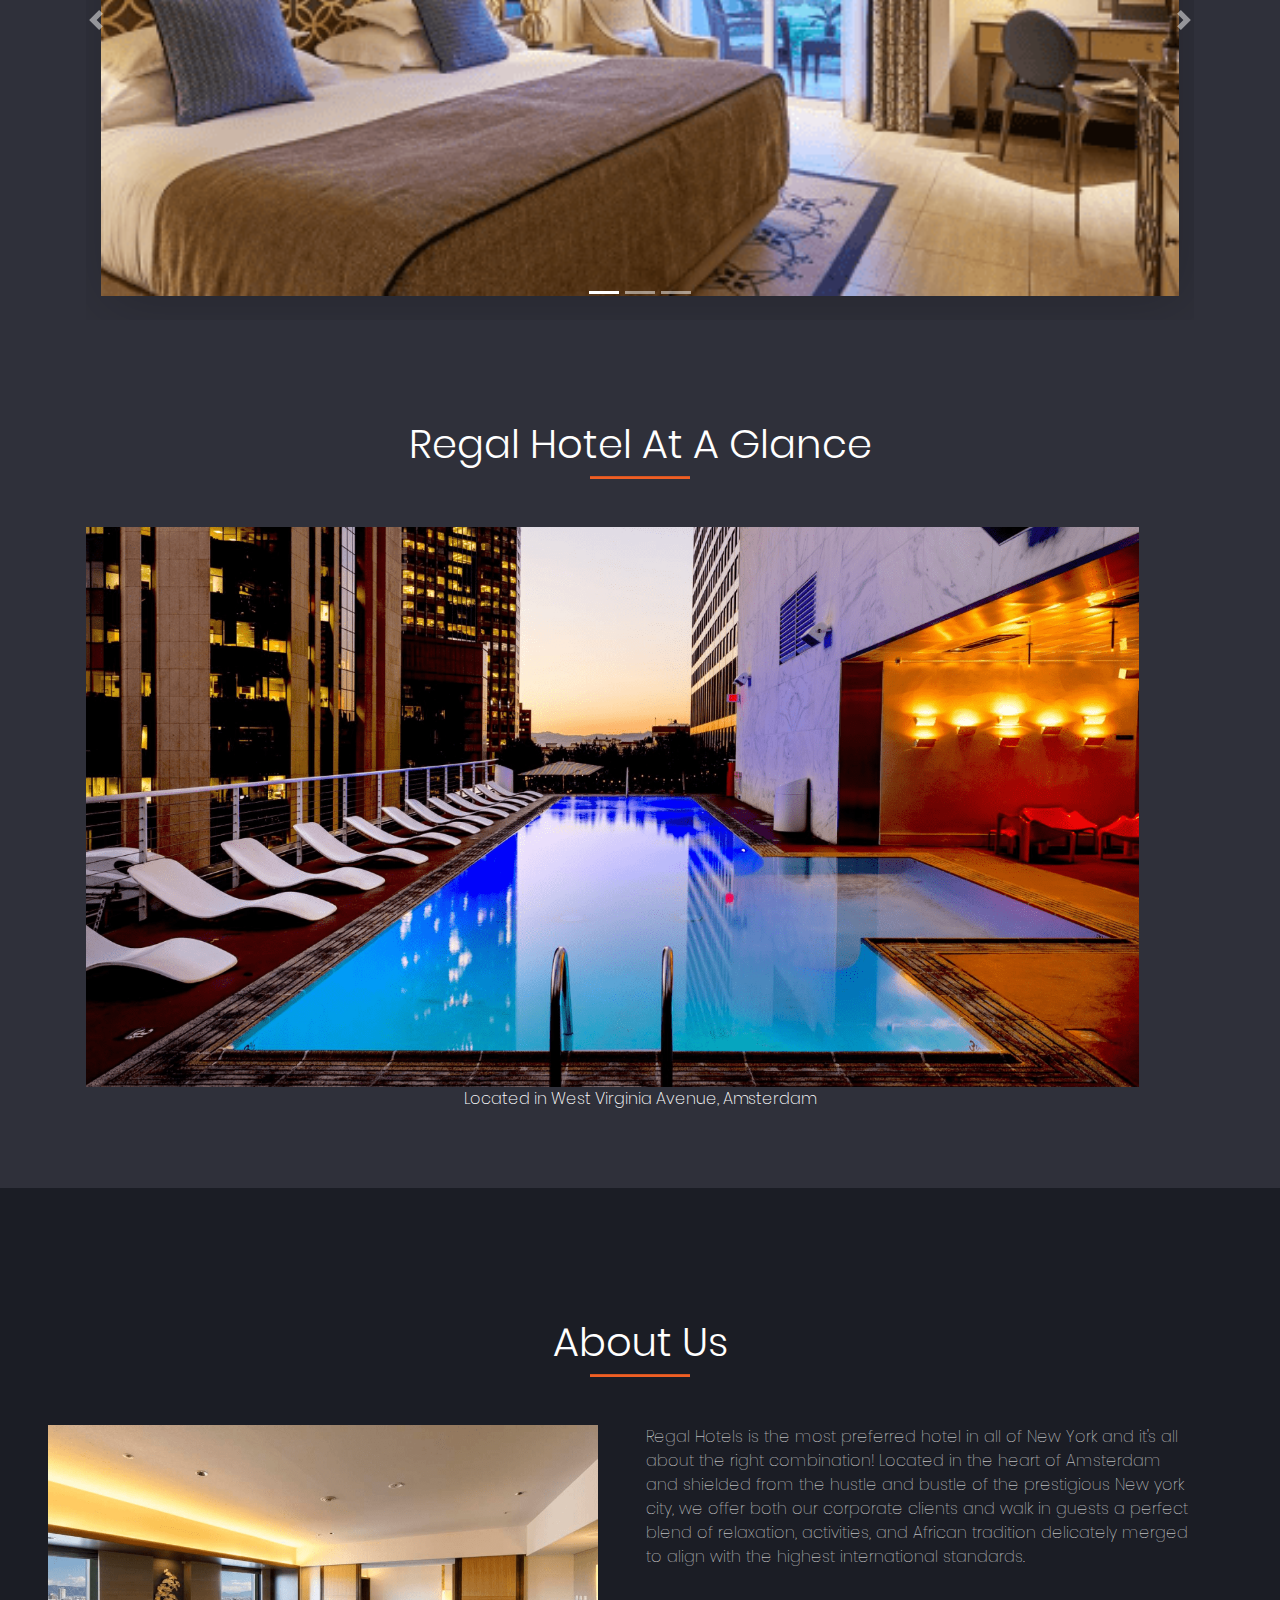
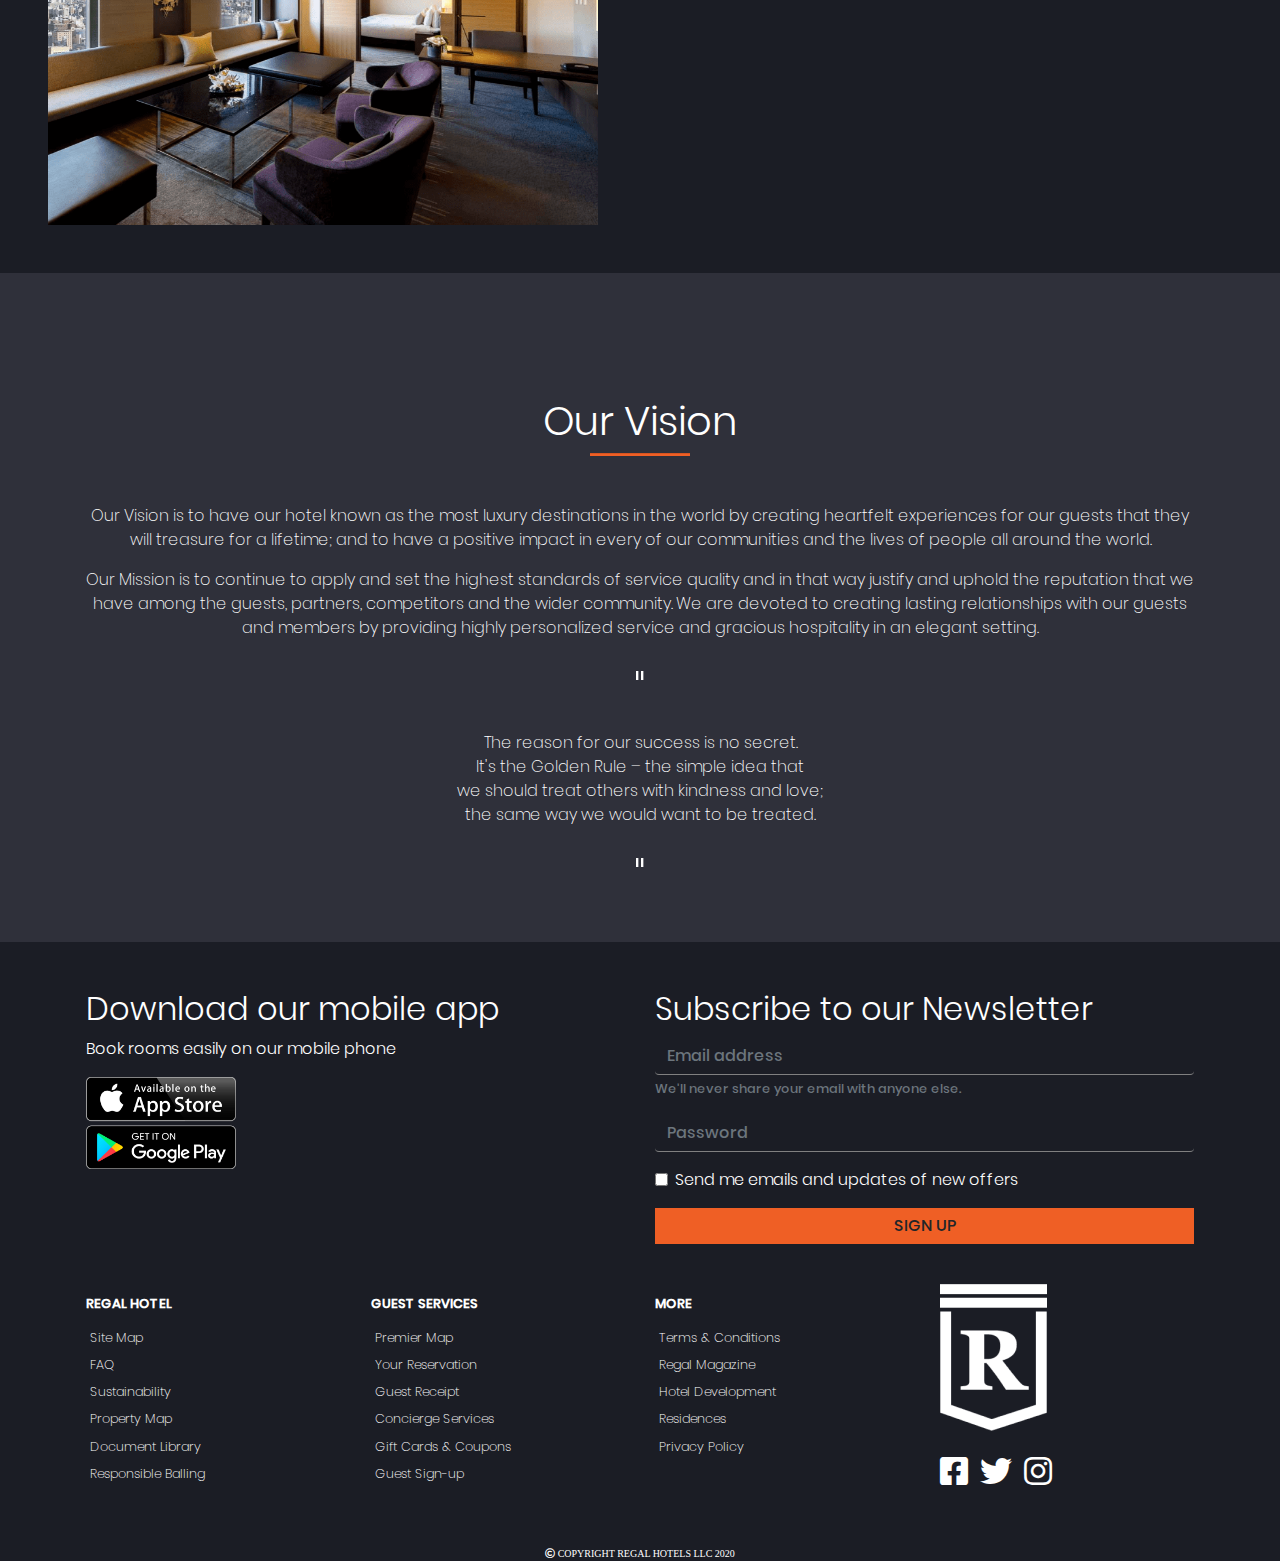
<file: Storm-regalHotel-master/index.html>
<!DOCTYPE html>
<html lang="en">
  <head>
    
    <meta charset=utf-8>
    <meta http-equiv=X-UA-Compatible content="IE=edge">
    <meta name=viewport content="width=device-width,initial-scale=1">
    <link rel="stylesheet" href="css/bootstrap.min.css">
    <link rel="stylesheet" href="css/style.css">
    <link rel="stylesheet" href="css/fonts.css">
    <title>REGAL HOTEL</title>
    <link rel="title icon" type="img/png" href="images/favicon.png">
    
    <link rel="stylesheet" href="./fonts/css/all.css">
    
  </head>

  <body>
    <!-- NAVIGATION -->
    <nav>
        <div class="hamburger"  onclick="myFunction(this)">
          <div class="bar1 line"></div>
          <div class="bar2 line"></div>
          <div class="bar3 line"></div>
        </div>
        <a href="index.html" style=" position: absolute; left: 45px; top: 10px;" class="logo"><span class="logo"><img src="images/ASSET.svg" alt="home-logo"></span></a>
        <a href="index.html" class="brand" style="text-align: left; vertical-align: middle;  position: absolute; left: 100px; top: 25px;"><h1>Regal Hotel</h1></a>
        <ul class="nav-links">
            
          <li><a href="html/facilities.html" >Facilities</a></li>
          <li><a href="html/offers.html" >Rooms</a></li>
          <li><a href="html/Contact.html" >Contact</a></li>
            
        </ul>
    </nav>

    <!-- HEADER PORTION -->
    <header>
      <div class="jumbotron jumbotron-fluid intro">
        <div class="container">
          <h1 class="display-4">Welcome to Regal Hotel</h1>
          <p class="lead">Your home away from home</p>
          <div class="" id="rule-book">
            <a href="./html/offers.html" class="btn btn-primary btn-lg" id="book">Book A Room</a>
          </div>
        </div>  
      </div>
                
    </header>
    <!-- our rooms Section Begin -->
    <section class="rooms">
      <div class="container ">
        <div class="section-title text-center">
          <h1><span>Our Rooms</span></h1>
           <hr class="rooms-hr t" style="margin: auto;">
          <p class="text-white">All rooms are furnished tastefully for an unforgettable experience. We name each room <br/>
            to give each of them a unique personality and a positive feeling.
          </p>
          <br>
        </div>

        <!--carousel start  -->


        <div id="carouselExampleIndicators" class="carousel slide" data-ride="carousel">
          <ol class="carousel-indicators">
            <li data-target="#carouselExampleIndicators" data-slide-to="0" class="active"></li>
            <li data-target="#carouselExampleIndicators" data-slide-to="1"></li>
            <li data-target="#carouselExampleIndicators" data-slide-to="2"></li>
          </ol>
          <div class="carousel-inner">
            <div class="carousel-item active">                                  
              <div class="col-12 mb-4">
                <div class="card">
                  <img src="images/fountain.png" alt="Fountain view" style="width:100%" class="img-fluid">
                  <div class="container">
                    <h2 class="card-title">Fountain View</h2>
                    <p class="title">Amsterdam | 1 king Bed | Max Guests: 3</p>
                    <p>$500/night</p>
                    <p class="card-text">Professional wardrobe packing, unpacking over 130 TV channels in multiple languages. Complimentary welcome amenity, signature welcome drink upon arrival, complete baby and children's amenities and toiletries and two bottles of champagne</p>
                    <a href="#" class="btn btn-primary mb-4">View</a>
                  </div>
                </div>
              </div>
            </div>                                             
            <div class="carousel-item">
              <div class="col-12 mb-4">
                <div class="card">
                  <img src="images/salon.png" alt="salone suit" style="width:100%" class="img-fluid">
                  <div class="container">
                    <h2 class="card-title">Salone Suite</h2>
                    <p class="title">Amsterdam | 1 king Bed | Max Guests: 3</p>
                    <p>$1200/night</p>
                    <p class="card-text">Professional wardrobe packing, unpacking over 130 TV channels in multiple languages. Complimentary welcome amenity, signature welcome drink upon arrival, complete baby and children's amenities and toiletries and two bottles of champagne.</p>
                    <a href="#" class="btn btn-primary mb-4">View</a>
                  </div>
                </div>
              </div>
            </div>
            <div class="carousel-item">
              <div class="col-12 mb-4">
                <div class="card">
                  <img src="images/express.png" alt="express suite" style="width:100%" class="img-fluid">
                  <div class="container">
                    <h2 class="card-title">Express Suite</h2>
                    <p class="title">Amsterdam | 1 king Bed | Max Guests: 3</p>
                    <p>$1200/night</p>
                    <p class="card-text">Professional wardrobe packing, unpacking over 130 TV channels in multiple languages. Complimentary welcome amenity, signature welcome drink upon arrival, complete baby and children's amenities and toiletries and two bottles of champagne.</p>
                    <a href="#" class="btn btn-primary mb-4">View</a>
                  </div>
                </div>
              </div>
            </div>
          </div>
          
        </div>
        
      </div>
      <a class="carousel-control-prev" href="#carouselExampleIndicators" role="button" data-slide="prev">
        <span class="carousel-control-prev-icon" aria-hidden="true"></span>
        <span class="sr-only">Previous</span>
      </a>
      <a class="carousel-control-next" href="#carouselExampleIndicators" role="button" data-slide="next">
        <span class="carousel-control-next-icon" aria-hidden="true"></span>
        <span class="sr-only">Next</span>
      </a>  
         
      <!-- HOTEL AT A GLANCE -->
      <h1 class="text-center">Regal Hotel At A Glance</h1>
       <hr class="rooms-hr2" style="margin: auto; justify-content: center;" >

        <div class="row mt-5 mb-4">
            
            <div class="container">
              <img src="images/glance.png" alt="a glance pic" style="width: 95%; height: 95%; margin: auto;" class="img-fluid"> 
                <p id="location">Located in West Virginia Avenue, Amsterdam</p>
              
            </div>
        </div>
                                        
        
      <!-- our rooms Section end -->                   
      </section>
      <br>


      <!-- about-us section -->
      <section class="about-us mt-4">
        <div id="clear">

        </div>
                                  
        <h1 class="text-center">About Us</h1>
         <hr class="justify-center mb-5" style="margin: auto;">

                                            
        <div class="clearfix">
            <img src="images/about.png" alt=""   class="img-fluid about-img mb-5 mx-lg-5  float-left"   id="about-img" >
            <div class="container" id="text-about">
                <p class=" ml-3">
                    Regal Hotels is the most preferred hotel in all of New York and 
                      it's all about the right combination! 
                      Located in the heart of 
                      Amsterdam and shielded from the hustle and  
                      bustle of the prestigious New 
                      york city, we offer both our corporate clients and walk in guests a perfect
                      blend of relaxation, activities,
                    and African tradition delicately merged to align with the highest international standards.
                </p>    
            </div>
            
        </div>
                                  
      </section>

      <br>
      <div class="vision">
        <h1 class="vision-h1 text-center">Our Vision</h1>
        <hr style="margin: auto;" class="mb-5">
        <div class="container">
          <p class="text-center" style="font-weight: 200;">Our Vision is to have our hotel known as the most luxury destinations in the world by creating heartfelt experiences for our guests that they will treasure for a lifetime; and to have a positive impact in every of our communities and the lives of people all around the world.</p>
          <p class="text-center" style="font-weight: 200;">Our Mission is to continue to apply and set the highest standards of service quality and in that way justify and uphold the reputation that we have among the guests, partners, competitors and the wider community. We are devoted to creating lasting relationships with our guests and members by providing highly personalized service and gracious hospitality in an elegant setting. </p> 
        
          <center><span class="text-600" style="font-size: 50px;font-weight: 200; margin: auto;">&quot;</span></center>
          
          <p  class="text-center" style="font-weight: 200;" ><span  >The reason for our success is no secret. <br> It's the Golden Rule – the simple idea that <br> we should treat others with kindness and love; <br> the same way we would want to be treated.</span></p>  
          <center><span class="text-600" style="font-size: 50px;font-weight: 200; margin: auto;">"</span></center>
        </div>  
      </div>
      <!-- ABOUT -US- END -->

      <!-- footer -->
      <section id="contact" class="contact mt-4  pt-5 px-5">
        <div class="container container-fluid">
          <div id="forms">
            <div class="row mb-3">
              <div class="col-12 col-md-12 col-lg-6 mb-md-5">
                <a href="#"> <h2>Download our mobile app</h2>
                  <p>Book rooms easily on our mobile phone</p> </a>
                <div class="icons" id="download">
                  <a href="#"><img src="images/apple.png" alt="icon" style="width: 150px;"></a>
                  
                  
                </div>
              </div>
              <div class="col col-md-12 col-lg-6">
                <h2>Subscribe to our Newsletter</h2>
                <form>
                  <div class="form-group">
                    
                    <input type="email" class="form-control" aria-describedby="emailHelp" placeholder="Email address">
                    <small id="emailHelp" class="form-text text-muted">We'll never share your email with anyone else.</small>
                  </div>
                  <div class="form-group">
                
                    <input type="password" class="form-control" placeholder="Password" >
                  </div>
                  <div class="form-group form-check">
                    <input type="checkbox" class="form-check-input" id="offers">
                    <label class="form-check-label" for="offers">Send me emails and updates of new offers</label>
                  </div>
                  <button type="submit" class="btn btn-warning">SIGN UP</button>
                </form>
              </div>
            </div>
          </div>
          <div class="row mt-3 mb-3 py-4" id="footer">
              <div class="col col-lg-3 rem">
                <h5 class="text-uppercase font-weight-bold">REGAL HOTEL</h5>
                <ul class="list-unstyled">
                  <li class="p-1 small">
                      <a href="#" class="footer-link">Site Map</a>
                  </li>
                  <li class="p-1 small">
                      <a href="#" class="footer-link">FAQ</a>
                  </li>
                  <li class="p-1 small">
                      <a href="#" class="footer-link">Sustainability</a>
                  </li>
                  <li class="p-1 small">
                      <a href="#" class="footer-link">Property Map</a>
                  </li>
                  <li class="p-1 small">
                      <a href="#" class="footer-link">Document Library</a>
                  </li>
                  <li class="p-1 small">
                      <a href="#" class="footer-link">Responsible Balling</a>
                  </li>
              </ul>
              </div>
              <div class="col col-lg-3 rem">
                <h5 class="text-uppercase font-weight-bold">Guest services</h5>
                <ul class="list-unstyled">
                  <li class="p-1 small">
                      <a href="#" class="footer-link">Premier Map</a>
                  </li>
                  <li class="p-1 small">
                      <a href="#" class="footer-link">Your Reservation</a>
                  </li>
                  <li class="p-1 small">
                      <a href="#" class="footer-link">Guest Receipt</a>
                  </li>
                  <li class="p-1 small">
                      <a href="#" class="footer-link">Concierge Services</a>
                  </li>
                  <li class="p-1 small">
                      <a href="#" class="footer-link">Gift Cards & Coupons</a>
                  </li>
                  <li class="p-1 small">
                      <a href="#" class="footer-link">Guest Sign-up</a>
                  </li>
              </ul>
              </div>
              <div class="col col-lg-3 rem">
                <h5 class="text-uppercase font-weight-bold">More</h5>
                <ul class="list-unstyled">
                  <li class="p-1 small">
                      <a href="#" class="footer-link">Terms & Conditions</a>
                  </li>
                  <li class="p-1 small">
                      <a href="#" class="footer-link">Regal Magazine</a>
                  </li>
                  <li class="p-1 small">
                      <a href="#" class="footer-link">Hotel Development</a>
                  </li>
                  <li class="p-1 small">
                      <a href="#" class="footer-link">Residences</a>
                  </li>
                  <li class="p-1 small">
                      <a href="#" class="footer-link">Privacy Policy</a>
                  </li>
              </ul>
              
              </div>
              <div class="col col-lg-3 logo">
                <div class="row">
                  <div class="col-12"> <img src="images/new.png" alt="logo.png"> 
                  </div>
                  <div class="col-12 mt-4" id="media">
                    <ul class="list-inline">
                      <li class="list-inline-item">
                          <a href="#"><i class="fab fa-facebook-square fa-2x  "></i></a>
                      </li>
                      <li class="list-inline-item">
                          <a href="#"><i class="fab fa-twitter fa-2x "></i></a>
                      </li>
                      <li class="list-inline-item">
                          <a href="#"><i class="fab  fa-instagram fa-2x  "></i></a>
                      </li>
                  </ul>
                    
                  </div>
                </div>
              </div>
            </div>
          </div>
          <div class="copyright">
            <p> <span><i class="far fa-copyright"></i></span> COPYRIGHT REGAL HOTELS LLC 2020</p>
          </div>
        
            
                
        </section>
    <script src="JS/script.js"></script>
  </body>
<script src="JS/jquery.js"></script>
<script src="JS/poppins.js"></script>
<script src="JS/bootstrap.min.js"></script>
</html>
</file>
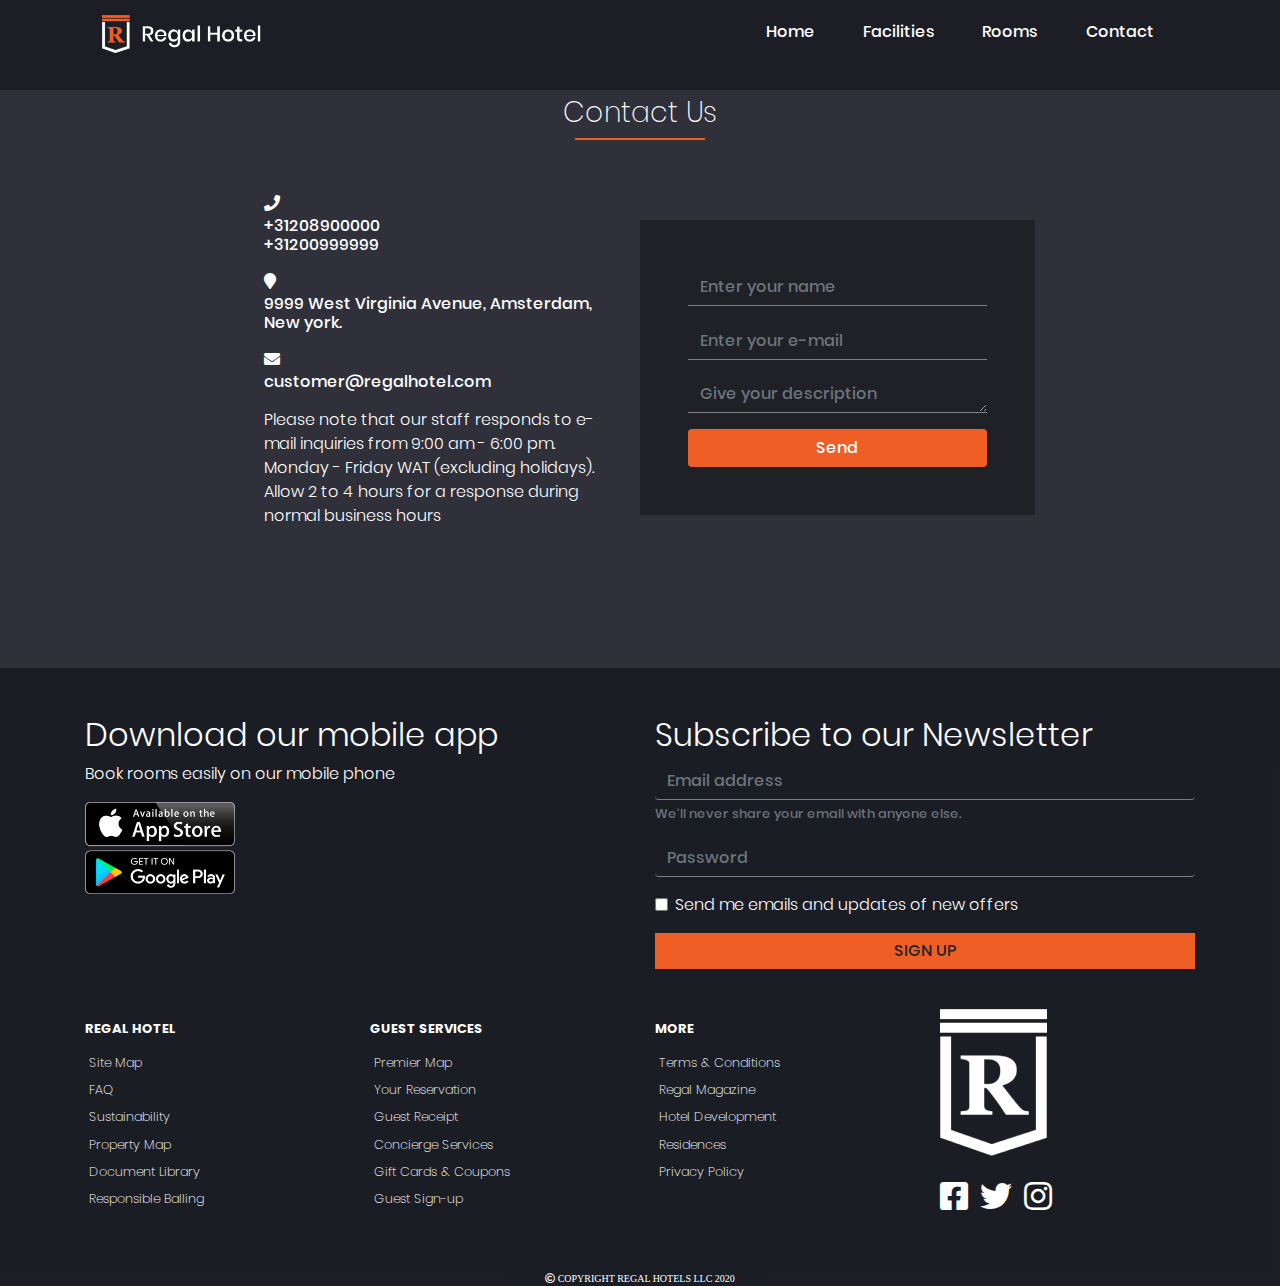
<file: Storm-regalHotel-master/html/Contact.html>
<!DOCTYPE html>
<html lang="en">
    <head>
        <title>Regal Hotel | Contact-US</title>
        <link rel="title icon" type="img/png" href="../images/favicon.png">
        <meta charset="utf-8">
        
        <link rel="stylesheet" href="../css/bootstrap.min.css">
        <link rel="stylesheet" href="../css/contactstyle.css">
        <link rel="stylesheet" href="../css/fonts.css">
        <link rel="stylesheet" href="../fonts/css/all.css">
        <meta name="viewport" content="width=device-width,initial-scale=1, shrink-to-fit=no">
    </head>
    <body>
          <!-- navigation -->
          <nav class=" fixed-top nav-menu">
            <div class="hamburger"  onclick="myFunction(this)">
                <div class="bar1 line"></div>
                <div class="bar2 line"></div>
                <div class="bar3 line"></div>
            </div>
            <a href="../index.html" class="navbar-brand"><img src="../images/logo.png" alt="" style="width: 160px;" class=""></a>
            <ul class="nav-links fixed-top nav-menu nav-menu-list">              
        
            
                <li><a href="../index.html" >Home</a></li>    
                 <li><a href="../html/facilities.html" >Facilities</a></li>
                  <li><a href="../html/offers.html" >Rooms</a></li>
                  <li><a href="../html/Contact.html" >Contact</a></li>
                
            </ul>
        </nav>
        <!-- navigation end -->


        <!-- CONTACT US -->


        <!-- contact us -->
    <section class="p-5">
      <div class="container-fluid">
          <!-- title -->
          <div class="row text-center">
              <div class="col pt-5">
                  <h3 class="text-light">Contact Us</h3>
                  <div class="underline"></div>                        
              </div>
          </div>
          <!-- end of title -->
          <div class="row my-5">
              <div class="col-xl-8 col-lg-10 col-md-12 col-sm-12 mx-auto">
                  <div class="row align-items-center">
                      <div class="col-lg-6">
                          <div class="p-1">    
                              <i class="fa fa-phone text-white"></i><h6 class="text-white">+31208900000<br>+31200999999</h6>                              
                          </div>
                          <div class="p-1">
                              <i class="fa  fa-map-marker text-white"></i><h6 class="text-white">9999 West Virginia Avenue, Amsterdam, New york.</h6>                                
                          </div>
                          <div class="p-1">
                              <i class="fas fa-envelope text-white"></i><h6 class="text-white">customer@regalhotel.com</h6>
                          </div>
                          <div class="p-1">
                              <p class="text-white">Please note that our staff responds to e-mail inquiries from 9:00 am - 6:00 pm. Monday - Friday WAT (excluding holidays). Allow 2 to 4 hours for a response during normal business hours</p>
                          </div>
                      </div>
                      <!-- form -->
                      <div class="col-lg-6 p-5 form-bg">
                          <form class="">
                              <div class="form-group">
                                  <input type="text" class="form-control form-area" placeholder="Enter your name">
                              </div>
                              <div class="form-group">
                                  <input type="text" class="form-control form-area" placeholder="Enter your e-mail">
                              </div>
                              <div class="form-group">
                                  <textarea class="form-control form-area" cols="30" rows="1" placeholder="Give your description"></textarea>
                              </div>
                              <button class="btn btn-block btn-con text-white">Send</button>
                          </form>
                      </div>
                  </div>
              </div>
              <!-- end of form -->
          </div>
      </div>
  </section>
<!-- end of contact us -->





        <!-- FOOTER AND FORM -->
        <section id="contact" class="contact mt-4  pt-5 px-5">
          <div class="container container-fluid">
            <div id="forms">
              <div class="row mb-3">
                <div class="col-12 col-md-12 col-lg-6 mb-md-5">
                  <a href="#"> <h2>Download our mobile app</h2>
                    <p>Book rooms easily on our mobile phone</p> </a>
                  <div class="icons" id="download">
                    <a href="#"><img src="../images/apple.png" alt="icon" style="width: 150px;"></a>
                    
                    
                  </div>
                </div>
                <div class="col col-md-12 col-lg-6">
                  <h2>Subscribe to our Newsletter</h2>
                  <form>
                    <div class="form-group">
                      
                      <input type="email" class="form-control" aria-describedby="emailHelp" placeholder="Email address">
                      <small id="emailHelp" class="form-text text-muted">We'll never share your email with anyone else.</small>
                    </div>
                    <div class="form-group">
                  
                      <input type="password" class="form-control" placeholder="Password" >
                    </div>
                    <div class="form-group form-check">
                      <input type="checkbox" class="form-check-input" id="offers">
                      <label class="form-check-label" for="offers">Send me emails and updates of new offers</label>
                    </div>
                    <button type="submit" class="btn btn-warning">SIGN UP</button>
                  </form>
                </div>
              </div>
            </div>
            <div class="row mt-3 mb-3 py-4" id="footer">
                <div class="col col-lg-3 rem">
                  <h5 class="text-uppercase font-weight-bold">REGAL HOTEL</h5>
                  <ul class="list-unstyled">
                    <li class="p-1 small">
                        <a href="#" class="footer-link">Site Map</a>
                    </li>
                    <li class="p-1 small">
                        <a href="#" class="footer-link">FAQ</a>
                    </li>
                    <li class="p-1 small">
                        <a href="#" class="footer-link">Sustainability</a>
                    </li>
                    <li class="p-1 small">
                        <a href="#" class="footer-link">Property Map</a>
                    </li>
                    <li class="p-1 small">
                        <a href="#" class="footer-link">Document Library</a>
                    </li>
                    <li class="p-1 small">
                        <a href="#" class="footer-link">Responsible Balling</a>
                    </li>
                </ul>
                </div>
                <div class="col col-lg-3 rem">
                  <h5 class="text-uppercase font-weight-bold">Guest services</h5>
                  <ul class="list-unstyled">
                    <li class="p-1 small">
                        <a href="#" class="footer-link">Premier Map</a>
                    </li>
                    <li class="p-1 small">
                        <a href="#" class="footer-link">Your Reservation</a>
                    </li>
                    <li class="p-1 small">
                        <a href="#" class="footer-link">Guest Receipt</a>
                    </li>
                    <li class="p-1 small">
                        <a href="#" class="footer-link">Concierge Services</a>
                    </li>
                    <li class="p-1 small">
                        <a href="#" class="footer-link">Gift Cards & Coupons</a>
                    </li>
                    <li class="p-1 small">
                        <a href="#" class="footer-link">Guest Sign-up</a>
                    </li>
                </ul>
                </div>
                <div class="col col-lg-3 rem">
                  <h5 class="text-uppercase font-weight-bold">More</h5>
                  <ul class="list-unstyled">
                    <li class="p-1 small">
                        <a href="#" class="footer-link">Terms & Conditions</a>
                    </li>
                    <li class="p-1 small">
                        <a href="#" class="footer-link">Regal Magazine</a>
                    </li>
                    <li class="p-1 small">
                        <a href="#" class="footer-link">Hotel Development</a>
                    </li>
                    <li class="p-1 small">
                        <a href="#" class="footer-link">Residences</a>
                    </li>
                    <li class="p-1 small">
                        <a href="#" class="footer-link">Privacy Policy</a>
                    </li>
                </ul>
                
                </div>
                <div class="col col-lg-3 logo">
                  <div class="row">
                    <div class="col-12"> <img src="../images/new.png" alt="logo.png"> 
                    </div>
                    <div class="col-12 mt-4" id="media">
                      <ul class="list-inline">
                        <li class="list-inline-item">
                            <a href="#"><i class="fab  fa-facebook-square fa-2x"></i></a>
                        </li>
                        <li class="list-inline-item">
                            <a href="#"><i class="fab  fa-twitter fa-2x"></i></a>
                        </li>
                        <li class="list-inline-item">
                            <a href="#"><i class="fab  fa-instagram fa-2x"></i></a>
                        </li>
                    </ul>
                      
                    </div>
                  </div>
                </div>
              </div>
            </div>
            <div class="copyright">
              <p> <span><i class="far fa-copyright"></i></span> COPYRIGHT REGAL HOTELS LLC 2020</p>
            </div>
          
              
                  
          </section>
          <script src="../JS/script.js"></script>
          
    </body>
    <script src="../JS/jquery.js"></script>
    <script src="../JS/poppins.js"></script>
    <script src="../JS/bootstrap.min.js"></script>
</html>
</file>
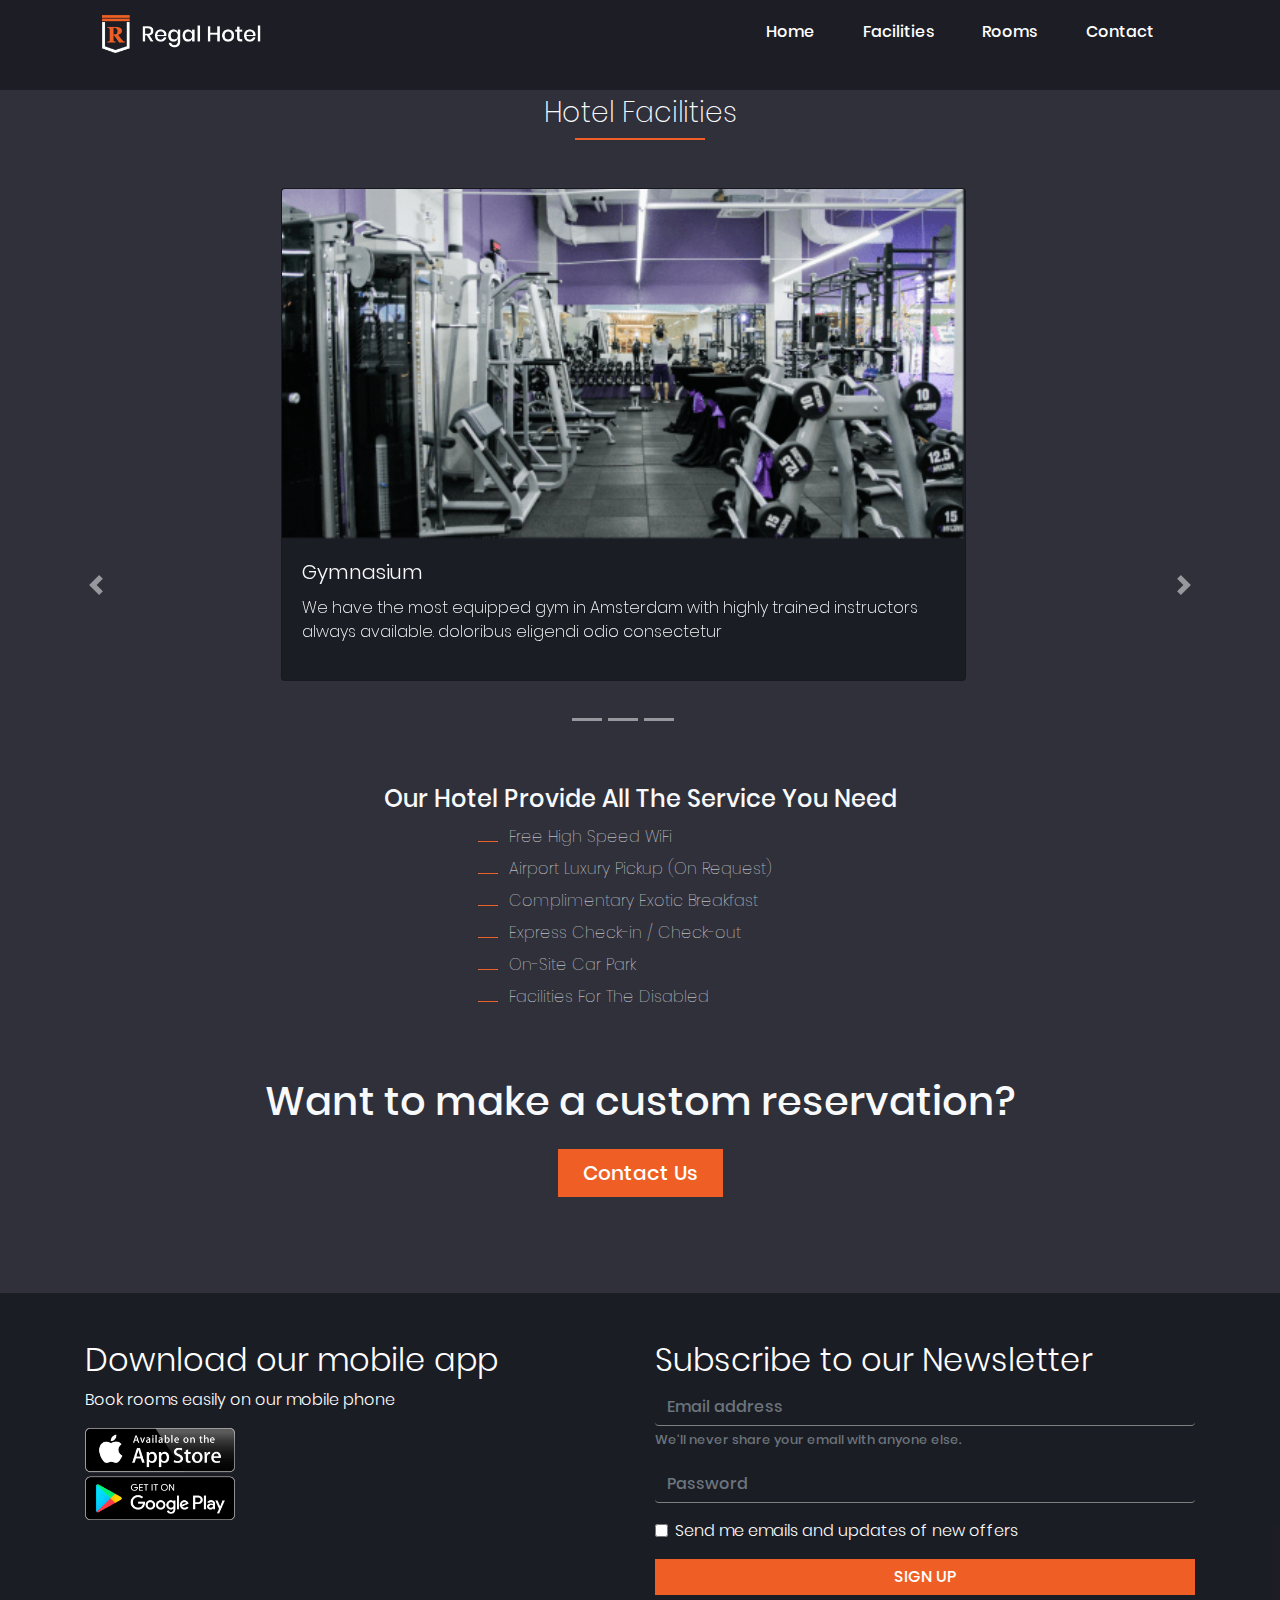
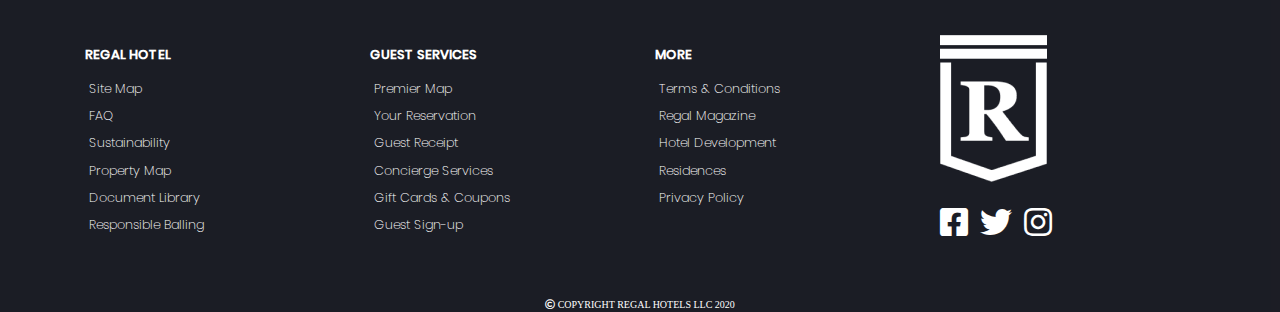
<file: Storm-regalHotel-master/html/facilities.html>
<!DOCTYPE html>
<html lang="en">
<head>
    <meta charset="UTF-8">
    <meta name="viewport" content="width=device-width, initial-scale=1.0">
    <title>Regal Hotel | Facilities</title>
    <!-- favicon -->
    <link rel="title icon" type="img/png" href="../images/favicon.png">
    <!-- Bootstrap CSS -->
    <link rel="stylesheet" href="../css/bootstrap.min.css">
    <!-- font-awesome -->
    <link rel="stylesheet" href="../fonts/css/all.css">
    <!-- google font poppins -->
    
    <!-- stylesheet -->
    <link rel="stylesheet" href="../css/fonts.css">
    <link rel="stylesheet" href="../css/facilities.css">
    
    

</head>
<body>
    <nav class=" fixed-top nav-menu">
        <div class="hamburger"  onclick="myFunction(this)">
            <div class="bar1 line"></div>
            <div class="bar2 line"></div>
            <div class="bar3 line"></div>
        </div>
        <a href="../index.html" class="navbar-brand"><img src="../images/logo.png" alt="" style="width: 160px;" class=""></a>
        <ul class="nav-links fixed-top nav-menu nav-menu-list">              
            <li><a href="../index.html" >Home</a></li>
            <li><a href="../html/facilities.html" >Facilities</a></li>
            <li><a href="../html/offers.html" >Rooms</a></li>
            <li><a href="../html/Contact.html" >Contact</a></li>  
        </ul>
     </nav>
    

     <!-- CAROUSEL -->
     <section class="py-5">
        <div class="container-fluid">
            <!-- title -->
            <div class="row text-center">
                <div class="col pt-5">
                    <h3 class="text-light">Hotel Facilities</h3>
                    <div class="underline"></div>                        
                </div>
            </div>
            <!-- end of title -->
            
            <div class="row my-5 ml-md-5 justify-content-center">
                <div class="col-xl-8 col-lg-10 col-md-10 col-sm-12 px-5">
                    <div id="facilities-carousel" class="carousel slide carousel-fade" data-ride="carousel">
                        <ol class="carousel-indicators">
                            <li data-target="#facilities-carousel" data-slide-to="0"></li>
                            <li data-target="#facilities-carousel" data-slide-to="1"></li>
                            <li data-target="#facilities-carousel" data-slide-to="2"></li>
                        </ol>
                        <div class="carousel-inner">
                            <!-- first slide -->
                            <div class="carousel-item active">
                                <div class="container-fluid">
                                    <div class="row">
                                        <!-- first slide first card -->                                             
                                        <div class="col-sm-12">
                                            <div class="card card-color">
                                                <img src="../images/gymnasium.png" class="card-img-top" alt="">
                                                <div class="card-body">
                                                    <div class="card-title">
                                                        <h3 class="text-light lead ">Gymnasium</h3>
                                                    </div>
                                                    <div class="class-subtitle">
                                                        <p class="text-light">
                                                            We have the most equipped gym in Amsterdam with highly trained instructors always available. doloribus eligendi odio
                                                            consectetur
                                                        </p>
                                                    </div>
                                                </div>
                                            </div>                                                 
                                        </div>
                                        <!-- end of first slide first card -->                                            
                                    </div>                                         
                                </div>
                            </div>
                            <!-- end of first slide -->

                            <!-- second slide -->
                            <div class="carousel-item">
                                <div class="container">
                                    <div class="row">
                                        <!-- second slide first card -->                                             
                                        <div class="col-sm-12 mb-2">
                                            <div class="card card-color">
                                                <img src="../images/saloon&spa.png" class="card-img-top" alt="">
                                                <div class="card-body">
                                                    <div class="card-title">
                                                        <h3 class="text-light lead ">Saloon & Spa</h3>
                                                    </div>
                                                    <div class="class-subtitle">
                                                        <p class="text-light">
                                                            You’re welcome to experience relaxing massages and pampering sessions 
                                                            at our spa and we gurantee you a memorable escapade.
                                                        </p>
                                                    </div>
                                                </div>
                                            </div>                                                 
                                        </div>
                                        <!-- end of second slide first card -->                                        
                                    </div>                                         
                                </div>
                            </div>
                            <!-- end of second slide -->
                            

                            <!-- third slide -->
                            <div class="carousel-item">
                                <div class="container">
                                    <div class="row">
                                        <!-- third slide first card -->                                             
                                        <div class="col-sm-12 mb-2">
                                            <div class="card card-color">
                                                <img src="../images/pool.png" class="card-img-top" alt="">
                                                <div class="card-body">
                                                    <div class="card-title">
                                                        <h3 class="text-light lead "> Swimming Pool</h3>
                                                    </div>
                                                    <div class="class-subtitle">
                                                        <p class="text-light">
                                                            Lorem ipsum dolor sit, amet consectetur adipisicing elit. Ullam omnis, architecto at, 
                                                            culpa doloribus eligendi odio
                                                        </p>
                                                    </div>
                                                </div>
                                            </div>                                                 
                                        </div>
                                        <!-- end of third slide first card -->
                                    </div>                                         
                                </div>
                            </div>
                            <!-- end of third slide -->
                            
                        </div>                         
                    </div>
                    
                </div>

                <!-- carousel control -->                    
                <div class="m-5">
                    <a href="#facilities-carousel" class="carousel-control-prev" data-slide="prev">
                        <span class="carousel-control-prev-icon"></span>
                    </a>
                    <a href="#facilities-carousel" class="carousel-control-next" data-slide="next">
                        <span class="carousel-control-next-icon"></span>
                    </a>
                </div>
                <!-- carousel control -->
            </div>                
        </div>
    </section>
<!-- end of carousel -->




        <section class="p-2">
            <div class="container-fluid">
                <div class="row">
                    <div class="col text-light text-center">
                        <h2>Our Hotel Provide All The Service You Need</h2>
                    </div>                    
                </div>
                <div class="row justify-content-center">
                    <!-- list -->
                    <div class="text-light">
                        <ul id="words">
                            <li class="p-1 lead">
                                Free High Speed WiFi
                            </li>                                
                            <li class="p-1 lead">
                                Airport Luxury Pickup (On Request)
                            </li>
                            <li class="p-1 lead">
                                Complimentary Exotic Breakfast
                            </li>
                            <li class="p-1 lead">
                                Express Check-in / Check-out
                            </li>
                            <li class="p-1 lead">
                                On-Site Car Park
                            </li>
                            <li class="p-1 lead">
                                Facilities For The Disabled
                            </li>
                        </ul>
                    </div>
                    <!-- end of list -->                    
                </div>
                <div class="row pt-5">
                    <div class="col text-center text-light">
                        <h1>Want to make a custom reservation?</h1>
                    </div>
                    
                </div>
                <div class="row justify-content-center m-3">
                    <div class="mb-5">
                        <button class="btn btn-text-white btn-lg px-4" type="submit">Contact Us</button>
                    </div>
                </div>
            </div>
        </section>



        <!-- footer -->
       <!-- FOOTER AND FORM -->
    <section id="contact" class="contact mt-4  pt-5 px-5">
        <div class="container container-fluid">
          <div id="forms">
            <div class="row mb-3">
              <div class="col-12 col-md-12 col-lg-6 mb-md-5">
                <a href="#"> <h2>Download our mobile app</h2>
                  <p>Book rooms easily on our mobile phone</p> </a>
                <div class="icons" id="download">
                  <a href="#"><img src="../images/apple.png" alt="icon" style="width: 150px;"></a>
                  
                  
                </div>
              </div>
              <div class="col col-md-12 col-lg-6">
                <h2>Subscribe to our Newsletter</h2>
                <form>
                  <div class="form-group">
                    
                    <input type="email" class="form-control" aria-describedby="emailHelp" placeholder="Email address">
                    <small id="emailHelp" class="form-text text-muted">We'll never share your email with anyone else.</small>
                  </div>
                  <div class="form-group">
                
                    <input type="password" class="form-control" placeholder="Password" >
                  </div>
                  <div class="form-group form-check">
                    <input type="checkbox" class="form-check-input" id="offers">
                    <label class="form-check-label" for="offers">Send me emails and updates of new offers</label>
                  </div>
                  <button type="submit" class="btn btn-warning">SIGN UP</button>
                </form>
              </div>
            </div>
          </div>
          <div class="row mt-3 mb-3 py-4" id="footer">
              <div class="col col-lg-3 rem">
                <h5 class="text-uppercase font-weight-bold">REGAL HOTEL</h5>
                <ul class="list-unstyled">
                  <li class="p-1 small">
                      <a href="#" class="footer-link">Site Map</a>
                  </li>
                  <li class="p-1 small">
                      <a href="#" class="footer-link">FAQ</a>
                  </li>
                  <li class="p-1 small">
                      <a href="#" class="footer-link">Sustainability</a>
                  </li>
                  <li class="p-1 small">
                      <a href="#" class="footer-link">Property Map</a>
                  </li>
                  <li class="p-1 small">
                      <a href="#" class="footer-link">Document Library</a>
                  </li>
                  <li class="p-1 small">
                      <a href="#" class="footer-link">Responsible Balling</a>
                  </li>
              </ul>
              </div>
              <div class="col col-lg-3 rem">
                <h5 class="text-uppercase font-weight-bold">Guest services</h5>
                <ul class="list-unstyled">
                  <li class="p-1 small">
                      <a href="#" class="footer-link">Premier Map</a>
                  </li>
                  <li class="p-1 small">
                      <a href="#" class="footer-link">Your Reservation</a>
                  </li>
                  <li class="p-1 small">
                      <a href="#" class="footer-link">Guest Receipt</a>
                  </li>
                  <li class="p-1 small">
                      <a href="#" class="footer-link">Concierge Services</a>
                  </li>
                  <li class="p-1 small">
                      <a href="#" class="footer-link">Gift Cards & Coupons</a>
                  </li>
                  <li class="p-1 small">
                      <a href="#" class="footer-link">Guest Sign-up</a>
                  </li>
              </ul>
              </div>
              <div class="col col-lg-3 rem">
                <h5 class="text-uppercase font-weight-bold">More</h5>
                <ul class="list-unstyled">
                  <li class="p-1 small">
                      <a href="#" class="footer-link">Terms & Conditions</a>
                  </li>
                  <li class="p-1 small">
                      <a href="#" class="footer-link">Regal Magazine</a>
                  </li>
                  <li class="p-1 small">
                      <a href="#" class="footer-link">Hotel Development</a>
                  </li>
                  <li class="p-1 small">
                      <a href="#" class="footer-link">Residences</a>
                  </li>
                  <li class="p-1 small">
                      <a href="#" class="footer-link">Privacy Policy</a>
                  </li>
              </ul>
              
              </div>
              <div class="col col-lg-3 logo">
                <div class="row">
                  <div class="col-12"> <img src="../images/new.png" alt="logo.png"> 
                  </div>
                  <div class="col-12 mt-4" id="media">
                    <ul class="list-inline">
                      <li class="list-inline-item">
                          <a href="#"><i class="fab  fa-facebook-square fa-2x"></i></a>
                      </li>
                      <li class="list-inline-item">
                          <a href="#"><i class="fab  fa-twitter fa-2x"></i></a>
                      </li>
                      <li class="list-inline-item">
                          <a href="#"><i class="fab  fa-instagram fa-2x"></i></a>
                      </li>
                  </ul>
                    
                  </div>
                </div>
              </div>
            </div>
          </div>
          <div class="copyright">
            <p> <span><i class="far fa-copyright"></i></span> COPYRIGHT REGAL HOTELS LLC 2020</p>
          </div>
        
            
               
        </section>
        <script src="../JS/script.js"></script>

    <!-- Optional JavaScript -->
    <!-- jQuery first, then Popper.js, then Bootstrap JS -->
    
    
</body>
<script src="../JS/jquery.js"></script>
<script src="../JS/poppins.js"></script>
<script src="../JS/bootstrap.min.js"></script>
</html>
</file>
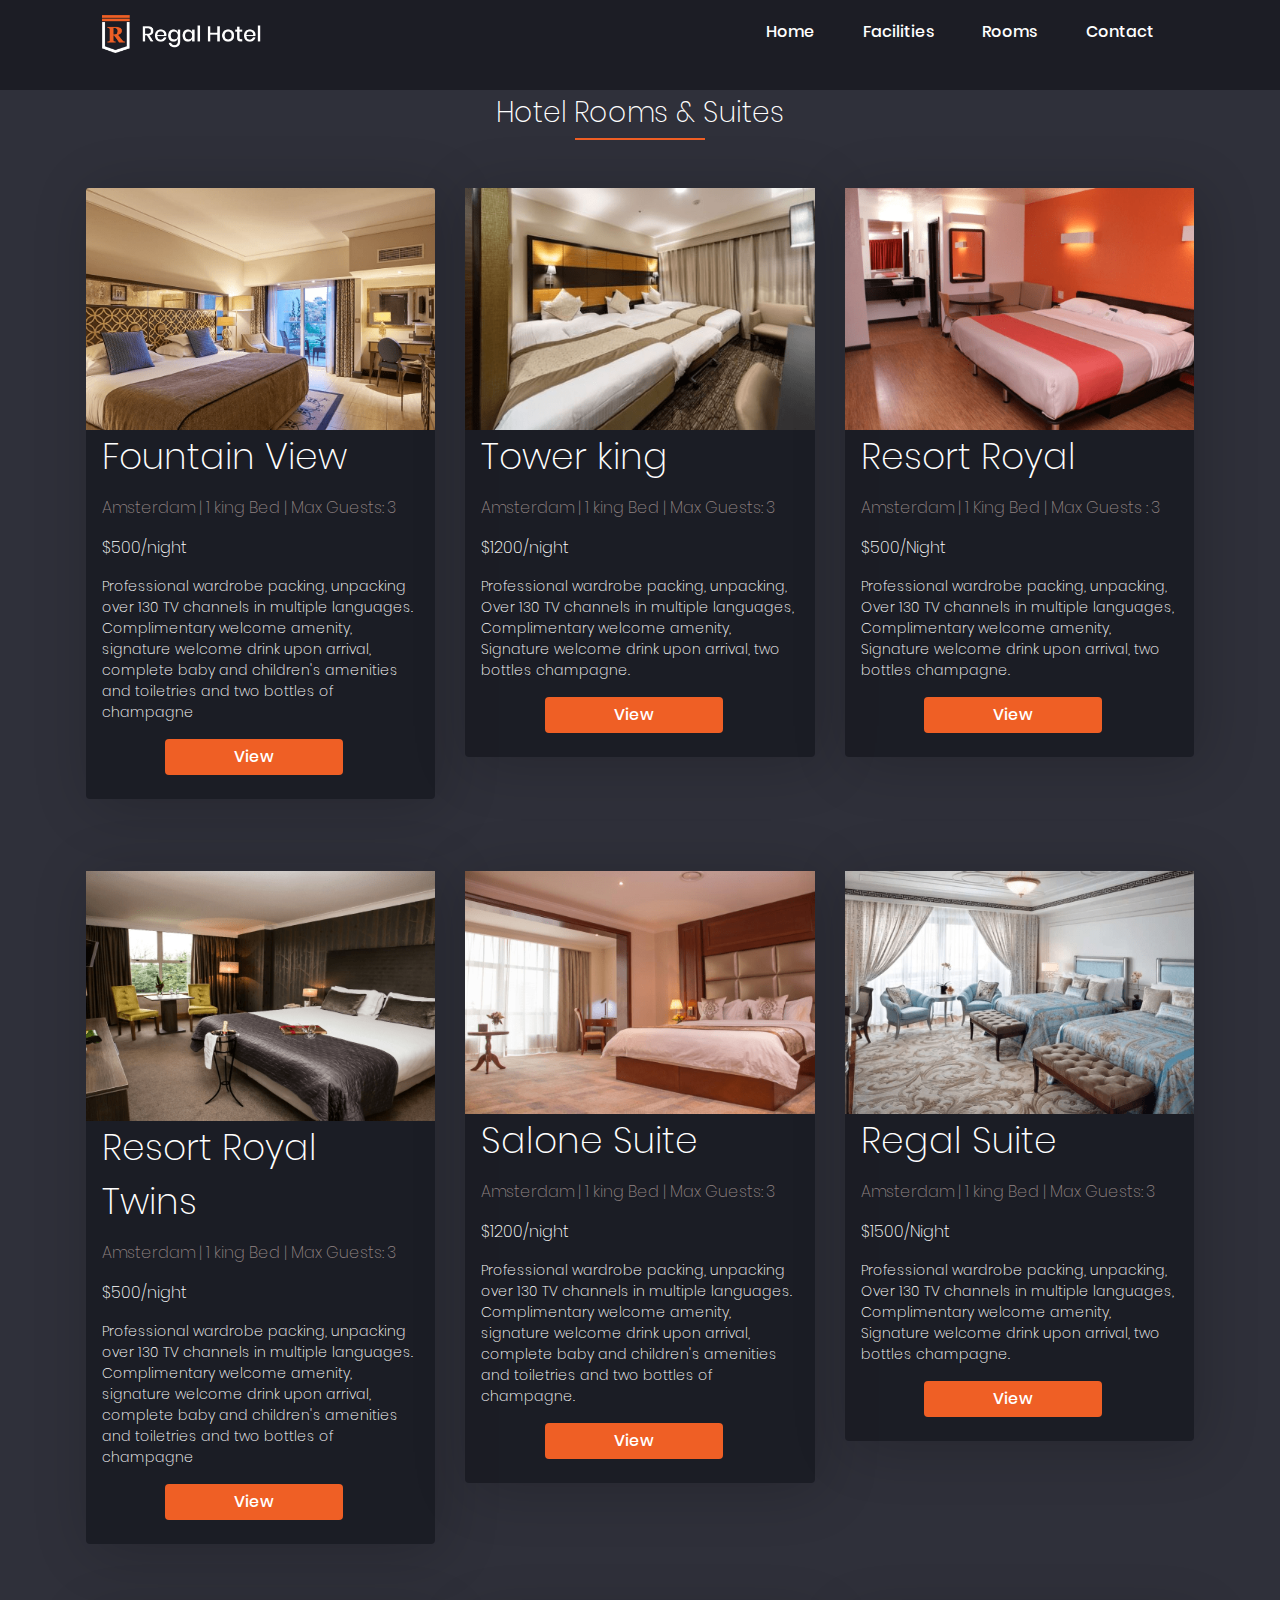
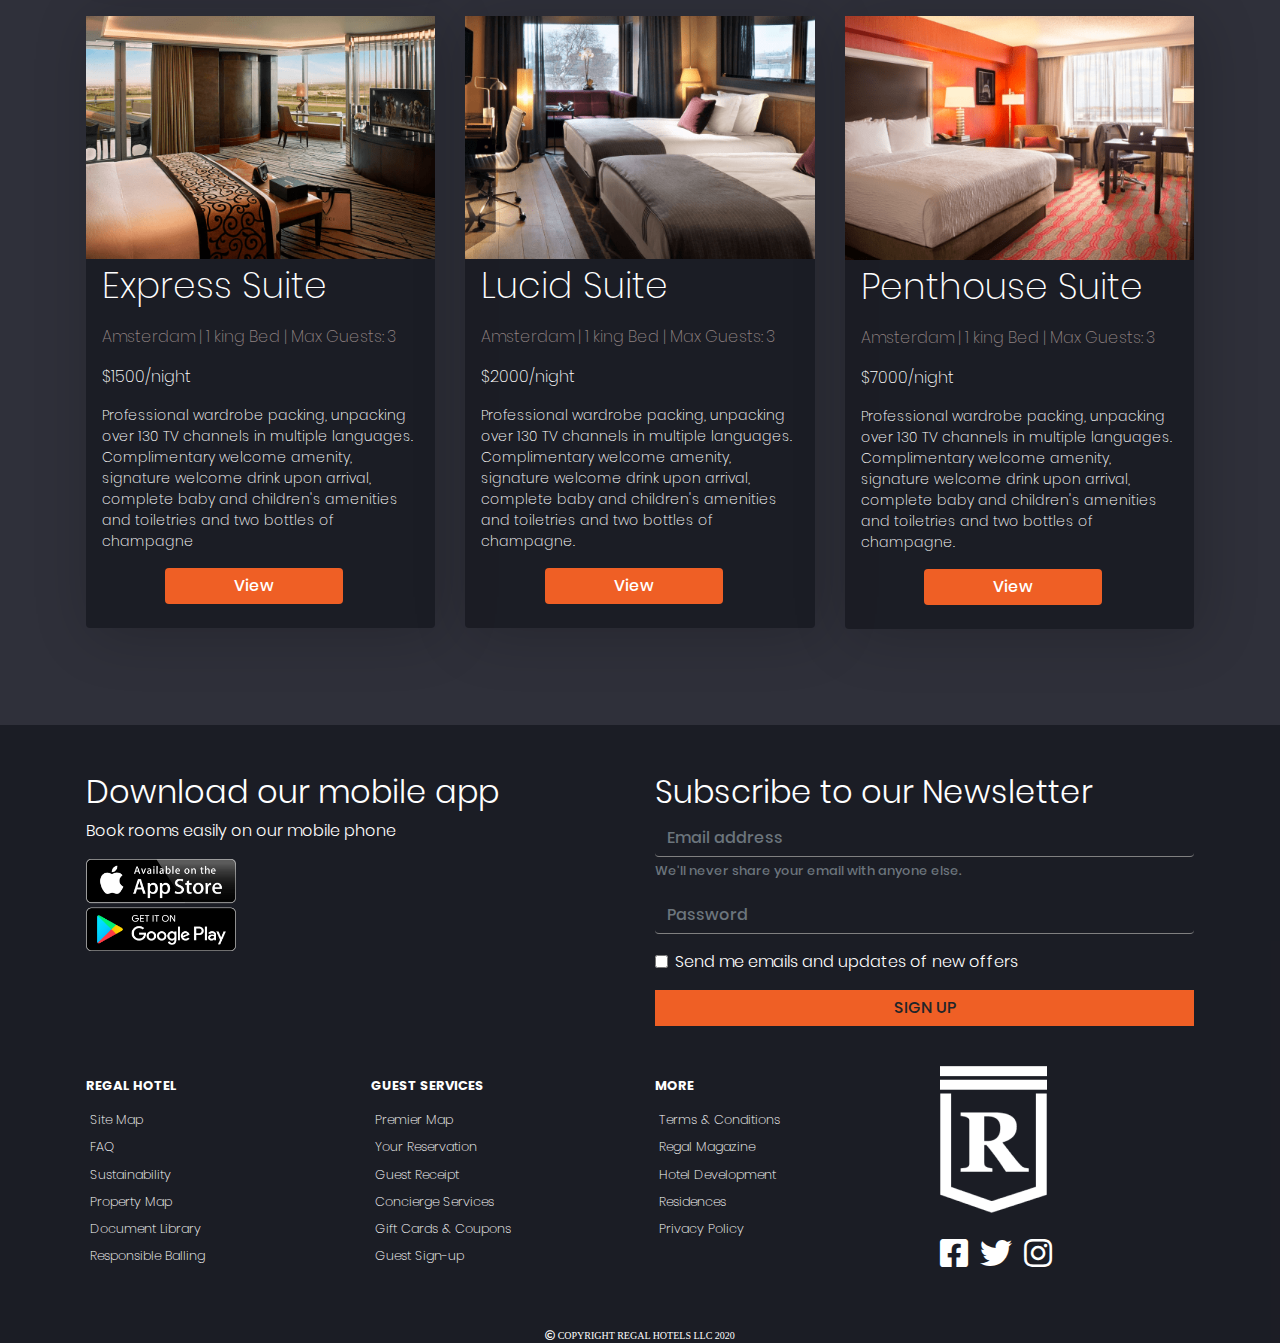
<file: Storm-regalHotel-master/html/offers.html>
<!DOCTYPE html>
<html lang="en">
  <head>
    <meta charset="UTF-8">
    <meta name="viewport" content="width=device-width, initial-scale=1.0">
    <title>Regal Hotel | Offers & Suite</title>
    <link rel="title icon" type="img/png" href="../images/favicon.png">
    <link rel="stylesheet" href="../css/bootstrap.min.css">
    <link rel="stylesheet" href="../css/rooms.css">
    <link rel="stylesheet" href="../css/fonts.css">
   
    <link rel="stylesheet" href="../fonts/css/all.css">
  </head>
  <body id="body">
    <!--  NAV-BAR -->
    <nav class=" fixed-top nav-menu">
      <div class="hamburger"  onclick="myFunction(this)">
        <div class="bar1 line"></div>
        <div class="bar2 line"></div>
        <div class="bar3 line"></div>
      </div>
      <a href="../index.html" class="navbar-brand"><img src="../images/logo.png" alt="" style="width: 160px;" class=""></a>
      
      <ul class="nav-links fixed-top nav-menu nav-menu-list">              

      
        <li><a href="../index.html" >Home</a></li>
        <li><a href="../html/facilities.html" >Facilities</a></li>
        <li><a href="../html/offers.html" >Rooms</a></li>
        <li><a href="../html/Contact.html" >Contact</a></li>
          
      </ul>
    </nav>

    <!-- navigation end -->



    <!-- ROOMS-SECTION -->
    <section class="offers-area px-4 py-5 mt-5" id="offers-area"> 
      <div class="image">
        <h3>Hotel Rooms & Suites</h3>
        <div class="underline"></div>
      </div>
      <div class="offers-list container">
        <!-- ROW ONE -->
        <div class="row mt-5">
          <div class="col-lg-4 mb-4">
            <div class="card">
              <img src="../images/fountain.png" class="card-img-top" alt="Fountain view" style="width:100%">
              <div class="container">
                <h2 class="card-title">Fountain View</h2>
                <p class="title ">Amsterdam | 1 king Bed | Max Guests: 3</p>
                <p>$500/night</p>
                <p class="card-text">Professional wardrobe packing, unpacking over 130 TV channels in multiple languages. Complimentary welcome amenity, signature welcome drink upon arrival, complete baby and children's amenities and toiletries and two bottles of champagne</p>
                <a href="#" class="btn btn-primary mb-4">View</a>
              </div>
            </div>
          </div>
          <div class="col-lg-4 mb-4">
            <div class="card">
              <img src="../images/towerking.png" alt="towerking" style="width:100%">
              <div class="container">
                <h2 class="card-title">Tower king</h2>
                <p class="title">Amsterdam | 1 king Bed | Max Guests: 3</p>
                <p>$1200/night</p>
                <p class="card-text">Professional wardrobe packing, unpacking, Over 130 TV channels in multiple languages, Complimentary welcome amenity, Signature welcome drink upon arrival, two bottles champagne.</p>
                <a href="#" class="btn btn-primary mb-4">View</a>
              </div>
            </div>
          </div>

          <div class="col-lg-4 mb-4">
            <div class="card">
              <img src="../images/resortroyal.png" alt="resortroyal" style="width:100%">
              <div class="container">
                <h2 class="card-title">Resort Royal</h2>
                <p class="title">Amsterdam | 1 King Bed | Max Guests : 3</p>
                <p>$500/Night</p>
                <p class="card-text">Professional wardrobe packing, unpacking, Over 130 TV channels in multiple languages, Complimentary welcome amenity, Signature welcome drink upon arrival, two bottles champagne.</p>
                <a href="#" class="btn btn-primary mb-4">View</a>
              </div>
            </div>
          </div>
        </div>  

      
        <!-- ROW 1 END -->

        <!-- ROW TWO START -->
        <div class="row mt-5">
          <div class="col-lg-4 mb-4">
            <div class="card">
              <img src="../images/royaltwins.png" alt="royaltwins" style="width:100%">
              <div class="container">
                <h2 class="card-title">Resort Royal Twins</h2>
                <p class="title">Amsterdam | 1 king Bed | Max Guests: 3</p>
                <p>$500/night</p>
                <p class="card-text">Professional wardrobe packing, unpacking over 130 TV channels in multiple languages. Complimentary welcome amenity, signature welcome drink upon arrival, complete baby and children's amenities and toiletries and two bottles of champagne</p>
                <a href="#" class="btn btn-primary mb-4">View</a>
              </div>
            </div>
          </div>


          <div class="col-lg-4 mb-4">
            <div class="card">
              <img src="../images/salon.png" alt="salone suit" style="width:100%">
              <div class="container">
                <h2 class="card-title">Salone Suite</h2>
                <p class="title">Amsterdam | 1 king Bed | Max Guests: 3</p>
                <p>$1200/night</p>
                <p class="card-text">Professional wardrobe packing, unpacking over 130 TV channels in multiple languages. Complimentary welcome amenity, signature welcome drink upon arrival, complete baby and children's amenities and toiletries and two bottles of champagne.</p>
                <a href="#" class="btn btn-primary mb-4">View</a>
              </div>
            </div>
          </div>

              
      
          <div class="col-lg-4 mb-4">
            <div class="card">
              <img src="../images/regal.png" alt="express suite" style="width:100%">
              <div class="container">
                <h2 class="card-title">Regal Suite</h2>
                <p class="title">Amsterdam | 1 king Bed | Max Guests: 3</p>
                <p>$1500/Night</p>
                <p class="card-text">Professional wardrobe packing, unpacking, Over 130 TV channels in multiple languages, Complimentary welcome amenity, Signature welcome drink upon arrival, two bottles champagne.</p>
                <a href="#" class="btn btn-primary mb-4">View</a>
              </div>
            </div>
          </div>
        </div>  

              

        <!-- ROW 2 END -->


        <div class="row mt-5">
          <div class="col-lg-4 mb-4">
            <div class="card">
              <img src="../images/express.png" alt="Express" style="width:100%">
              <div class="container">
                <h2 class="card-title">Express Suite</h2>
                <p class="title">Amsterdam | 1 king Bed | Max Guests: 3</p>
                <p>$1500/night</p>
                <p class="card-text">Professional wardrobe packing, unpacking over 130 TV channels in multiple languages. Complimentary welcome amenity, signature welcome drink upon arrival, complete baby and children's amenities and toiletries and two bottles of champagne</p>
                <a href="#" class="btn btn-primary mb-4">View</a>
              </div>
            </div>
          </div>
              
          <div class="col-lg-4 mb-4">
            <div class="card">
              <img src="../images/lucid.png" alt="Lucid" style="width:100%">
              <div class="container">
                <h2 class="card-title">Lucid Suite</h2>
                <p class="title">Amsterdam | 1 king Bed | Max Guests: 3</p>
                <p>$2000/night</p>
                <p class="card-text">Professional wardrobe packing, unpacking over 130 TV channels in multiple languages. Complimentary welcome amenity, signature welcome drink upon arrival, complete baby and children's amenities and toiletries and two bottles of champagne.</p>
                <a href="#" class="btn btn-primary mb-4">View</a>
              </div>
            </div>
          </div>
    
        
          <div class="col-lg-4 mb-4">
            <div class="card">
              <img src="../images/penthouse.png" alt="penthouse suite" style="width:100%">
              <div class="container">
                <h2 class="card-title">Penthouse Suite</h2>
                <p class="title">Amsterdam | 1 king Bed | Max Guests: 3</p>
                <p>$7000/night</p>
                <p class="card-text">Professional wardrobe packing, unpacking over 130 TV channels in multiple languages. Complimentary welcome amenity, signature welcome drink upon arrival, complete baby and children's amenities and toiletries and two bottles of champagne.</p>
                <a href="#" class="btn btn-primary mb-4">View</a>
              </div>
            </div>
          </div>
        </div>  
      </div>

      <!-- ROW-3-END -->  
    </section>
    <!-- SERVICES -->

    




    <!-- FOOTER AND FORM -->
    <section id="contact" class="contact mt-4  pt-5 px-5">
      <div class="container container-fluid">
        <div id="forms">
          <div class="row mb-3">
            <div class="col-12 col-md-12 col-lg-6 mb-md-5">
              <a href="#"> <h2>Download our mobile app</h2>
                <p>Book rooms easily on our mobile phone</p> </a>
              <div class="icons" id="download">
                <a href="#"><img src="../images/apple.png" alt="icon" style="width: 150px;"></a>
                
                
              </div>
            </div>
            <div class="col col-md-12 col-lg-6">
              <h2>Subscribe to our Newsletter</h2>
              <form>
                <div class="form-group">
                  
                  <input type="email" class="form-control" aria-describedby="emailHelp" placeholder="Email address">
                  <small id="emailHelp" class="form-text text-muted">We'll never share your email with anyone else.</small>
                </div>
                <div class="form-group">
              
                  <input type="password" class="form-control" placeholder="Password" >
                </div>
                <div class="form-group form-check">
                  <input type="checkbox" class="form-check-input" id="offers">
                  <label class="form-check-label" for="offers">Send me emails and updates of new offers</label>
                </div>
                <button type="submit" class="btn btn-warning">SIGN UP</button>
              </form>
            </div>
          </div>
        </div>
        <div class="row mt-3 mb-3 py-4" id="footer">
            <div class="col col-lg-3 rem">
              <h5 class="text-uppercase font-weight-bold">REGAL HOTEL</h5>
              <ul class="list-unstyled">
                <li class="p-1 small">
                    <a href="#" class="footer-link">Site Map</a>
                </li>
                <li class="p-1 small">
                    <a href="#" class="footer-link">FAQ</a>
                </li>
                <li class="p-1 small">
                    <a href="#" class="footer-link">Sustainability</a>
                </li>
                <li class="p-1 small">
                    <a href="#" class="footer-link">Property Map</a>
                </li>
                <li class="p-1 small">
                    <a href="#" class="footer-link">Document Library</a>
                </li>
                <li class="p-1 small">
                    <a href="#" class="footer-link">Responsible Balling</a>
                </li>
            </ul>
            </div>
            <div class="col col-lg-3 rem">
              <h5 class="text-uppercase font-weight-bold">Guest services</h5>
              <ul class="list-unstyled">
                <li class="p-1 small">
                    <a href="#" class="footer-link">Premier Map</a>
                </li>
                <li class="p-1 small">
                    <a href="#" class="footer-link">Your Reservation</a>
                </li>
                <li class="p-1 small">
                    <a href="#" class="footer-link">Guest Receipt</a>
                </li>
                <li class="p-1 small">
                    <a href="#" class="footer-link">Concierge Services</a>
                </li>
                <li class="p-1 small">
                    <a href="#" class="footer-link">Gift Cards & Coupons</a>
                </li>
                <li class="p-1 small">
                    <a href="#" class="footer-link">Guest Sign-up</a>
                </li>
            </ul>
            </div>
            <div class="col col-lg-3 rem">
              <h5 class="text-uppercase font-weight-bold">More</h5>
              <ul class="list-unstyled">
                <li class="p-1 small">
                    <a href="#" class="footer-link">Terms & Conditions</a>
                </li>
                <li class="p-1 small">
                    <a href="#" class="footer-link">Regal Magazine</a>
                </li>
                <li class="p-1 small">
                    <a href="#" class="footer-link">Hotel Development</a>
                </li>
                <li class="p-1 small">
                    <a href="#" class="footer-link">Residences</a>
                </li>
                <li class="p-1 small">
                    <a href="#" class="footer-link">Privacy Policy</a>
                </li>
            </ul>
            
            </div>
            <div class="col col-lg-3 logo">
              <div class="row">
                <div class="col-12"> <img src="../images/new.png" alt="logo.png"> 
                </div>
                <div class="col-12 mt-4" id="media">
                  <ul class="list-inline">
                    <li class="list-inline-item">
                        <a href="#"><i class="fab fa-facebook-square fa-2x"></i></a>
                    </li>
                    <li class="list-inline-item">
                        <a href="#"><i class="fab fa-twitter fa-2x"></i></a>
                    </li>
                    <li class="list-inline-item">
                        <a href="#"><i class="fab fa-instagram fa-2x"></i></a>
                    </li>
                </ul>
                  
                </div>
              </div>
            </div>
          </div>
        </div>
        <div class="copyright">
          <p> <span><i class="far fa-copyright"></i></span> COPYRIGHT REGAL HOTELS LLC 2020</p>
        </div>
      
          
              
      </section>
    <script src="../JS/script.js"></script>
  </body>
  <script src="../JS/jquery.js"></script>
  <script src="../JS/poppins.js"></script>
  <script src="../JS/bootstrap.min.js"></script>
</html>
</file>
<file: style.css>
body {
    background-color: black;
}

img{
    height: 300px;
   width: 500px;
    object-fit: fill;
}
.card{
    display: flex;
    float: left;
    padding: 20px;
   height: 300px;
   width: 500px;
}
</file>
<file: Asymmetry clone/css/main.css>
*,
*::after,
*::before {
  margin: 0;
  padding: 0;
  -webkit-box-sizing: border-box;
          box-sizing: border-box;
}

html {
  font-family: "Droid Sans", Arial, sans-serif;
  font-size: 62.5%;
  line-height: 1.7;
}

@media only screen and (max-width: 75em) {
  html {
    font-size: 56.25%;
  }
}

@media only screen and (max-width: 56.25em) {
  html {
    font-size: 50%;
  }
}

@media only screen and (min-width: 112.5em) {
  html {
    font-size: 75%;
  }
}

section,
footer {
  padding: 10rem;
}

.container {
  max-width: 100rem;
  margin: 0 auto;
}

ul {
  list-style: none;
}

a {
  text-decoration: none;
  color: #000;
}

.colored {
  color: #ff5126;
}

.btn {
  padding: 1.7rem 4rem;
  background: #fff;
  border: none;
  outline: none;
  border-radius: 5px;
  text-transform: capitalize;
  cursor: pointer;
  -webkit-box-shadow: 0 15px 20px rgba(0, 0, 0, 0.5);
          box-shadow: 0 15px 20px rgba(0, 0, 0, 0.5);
  -webkit-transition: all 0.3s ease;
  transition: all 0.3s ease;
}

.btn:hover {
  -webkit-transform: translateY(-5px);
          transform: translateY(-5px);
  -webkit-box-shadow: 0 20px 30px rgba(0, 0, 0, 0.5);
          box-shadow: 0 20px 30px rgba(0, 0, 0, 0.5);
}

.btn:active {
  -webkit-transform: translateY(-2px);
          transform: translateY(-2px);
  -webkit-box-shadow: 0 10px 20px rgba(0, 0, 0, 0.5);
          box-shadow: 0 10px 20px rgba(0, 0, 0, 0.5);
}

.btn--primary {
  background: #ff5126;
  color: #fff;
  font-size: 1.8rem;
}

.heading {
  max-width: 55rem;
  margin-bottom: 7rem;
}

.heading__title {
  position: relative;
  text-transform: capitalize;
  font-size: 3rem;
  margin-bottom: 1.6rem;
}

.heading__line {
  width: 50px;
  height: 2px;
  background: #ff5126;
  margin-top: 0.7rem;
}

.heading__text {
  font-size: 1.6rem;
  font-weight: 400;
  color: #777;
  line-height: 1.5;
}

.heading--center {
  margin: 0 auto;
  text-align: center;
}

.heading--center .heading__line {
  margin: 0.7rem auto;
}

.white {
  color: #fff;
}

.white .heading__line {
  background: #fff;
}

.gallery {
  display: -ms-grid;
  display: grid;
  -ms-grid-columns: (1fr)[3];
      grid-template-columns: repeat(3, 1fr);
  grid-gap: 3rem;
}

.gallery__item {
  width: 35rem;
  height: 25rem;
  -webkit-box-shadow: 0 20px 30px rgba(0, 0, 0, 0.3);
          box-shadow: 0 20px 30px rgba(0, 0, 0, 0.3);
}

.gallery__item:hover img {
  -webkit-transform: scale(1.05);
          transform: scale(1.05);
  -webkit-box-shadow: 0 20px 30px rgba(0, 0, 0, 0.4);
          box-shadow: 0 20px 30px rgba(0, 0, 0, 0.4);
}

.gallery__item img {
  -webkit-transition: all 0.3s ease;
  transition: all 0.3s ease;
  width: 100%;
  height: 100%;
}

.accordion {
  display: -ms-grid;
  display: grid;
  -ms-grid-columns: 1fr 1fr;
      grid-template-columns: 1fr 1fr;
  grid-gap: 3rem;
}

.accordion__button {
  background: #fff;
  text-transform: capitalize;
  font-size: 1.4rem;
  color: #000;
  cursor: pointer;
  padding: 1.5rem;
  width: 100%;
  border: none;
  text-align: left;
  outline: none;
  -webkit-transition: 0.4s;
  transition: 0.4s;
  -webkit-box-shadow: 0 10px 20px rgba(0, 0, 0, 0.1);
          box-shadow: 0 10px 20px rgba(0, 0, 0, 0.1);
}

.accordion__button:after {
  content: "\002B";
  color: #777;
  font-weight: bold;
  float: right;
  margin-left: 5px;
  -webkit-transition: 0.4s;
  transition: 0.4s;
}

.accordion__button:hover {
  color: #ff5126;
}

.accordion__button:hover:after {
  color: #ff5126;
}

.accordion__panel {
  background-color: white;
  max-height: 0;
  overflow: hidden;
  -webkit-transition: max-height 0.2s ease-out;
  transition: max-height 0.2s ease-out;
  -webkit-box-shadow: 0 10px 20px rgba(0, 0, 0, 0.1);
          box-shadow: 0 10px 20px rgba(0, 0, 0, 0.1);
}

.accordion__panel p {
  padding: 2rem;
  font-size: 1.4rem;
  color: #777;
  font-weight: 400;
  line-height: 1.7;
}

.accordion .active {
  color: #ff5126;
  border-bottom: 1px solid #eee;
}

.accordion .active:after {
  content: "\2212";
  color: #ff5126;
}

.card {
  max-width: 35rem;
  border-radius: 10px;
  overflow: hidden;
  -webkit-box-shadow: 0 10px 20px rgba(0, 0, 0, 0.1);
          box-shadow: 0 10px 20px rgba(0, 0, 0, 0.1);
  cursor: pointer;
  -webkit-transition: all 0.3s ease;
  transition: all 0.3s ease;
}

.card:hover {
  -webkit-transform: translateY(-7px);
          transform: translateY(-7px);
  -webkit-box-shadow: 0 10px 20px rgba(0, 0, 0, 0.2);
          box-shadow: 0 10px 20px rgba(0, 0, 0, 0.2);
}

.card__photo {
  height: 25rem;
}

.card__photo img {
  width: 100%;
  height: 100%;
}

.card__infos {
  padding: 2rem;
}

.card__infos .title {
  font-size: 1.8rem;
  font-weight: 400;
  text-transform: capitalize;
  color: #ff5126;
}

.card__infos .text {
  margin: 1.5rem 0;
  font-size: 1.4rem;
}

.card__infos .publication {
  color: #999;
}

.stat {
  display: -webkit-box;
  display: -ms-flexbox;
  display: flex;
  -webkit-box-orient: vertical;
  -webkit-box-direction: normal;
      -ms-flex-direction: column;
          flex-direction: column;
  grid-gap: 1rem;
  -webkit-box-pack: center;
      -ms-flex-pack: center;
          justify-content: center;
  -webkit-box-align: center;
      -ms-flex-align: center;
          align-items: center;
  width: 22rem;
  height: 24rem;
  -webkit-box-shadow: 0 10px 20px rgba(0, 0, 0, 0.2);
          box-shadow: 0 10px 20px rgba(0, 0, 0, 0.2);
}

.stat .icon {
  width: 5rem;
  height: 5rem;
  fill: #ccc;
}

.stat .number {
  font-size: 3rem;
  color: #ff5126;
}

.stat .title {
  color: #999;
  text-transform: uppercase;
  font-size: 1.4rem;
  font-weight: 400;
  letter-spacing: 2px;
}

.navigation {
  background: #f7f7f7;
  position: fixed;
  height: 8vh;
  width: 100%;
  z-index: 99;
  padding: 2rem 4rem;
}

.navigation .container {
  display: -webkit-box;
  display: -ms-flexbox;
  display: flex;
  -webkit-box-pack: justify;
      -ms-flex-pack: justify;
          justify-content: space-between;
  -webkit-box-align: center;
      -ms-flex-align: center;
          align-items: center;
}

.navigation__logo {
  text-transform: uppercase;
  font-size: 1.8rem;
  font-weight: 700;
}

.navigation__list {
  display: -webkit-box;
  display: -ms-flexbox;
  display: flex;
  grid-gap: 2rem;
}

.navigation__link {
  text-transform: capitalize;
  font-size: 1.5rem;
  font-weight: 100;
}

.navigation__link a {
  -webkit-transition: all 0.3s ease;
  transition: all 0.3s ease;
}

.navigation__link a:hover {
  color: #ff5126;
}

.navigation .active a {
  color: #ff5126;
}

.header {
  padding-top: 8vh;
  background: #000;
  height: 100vh;
}

.header .swiper-container {
  width: 100%;
  height: 100%;
  margin: 0;
  padding: 0;
}

.header .slide {
  width: 100%;
  height: 100%;
}

.header .slide .overlay {
  position: absolute;
  width: 100%;
  height: 100%;
  top: 0;
  left: 0;
  background: rgba(0, 0, 0, 0.65);
}

.header .slide .overlay .content {
  width: 100%;
  height: 100%;
  display: -webkit-box;
  display: -ms-flexbox;
  display: flex;
  -webkit-box-orient: vertical;
  -webkit-box-direction: normal;
      -ms-flex-direction: column;
          flex-direction: column;
  -webkit-box-pack: center;
      -ms-flex-pack: center;
          justify-content: center;
  -webkit-box-align: center;
      -ms-flex-align: center;
          align-items: center;
  padding-bottom: 5rem;
}

.header .slide .overlay .content .title {
  text-transform: capitalize;
  font-size: 5rem;
  font-weight: 400;
  letter-spacing: 2px;
  color: #fff;
  margin-bottom: 2rem;
}

.header .slide img {
  width: 100%;
  height: 100%;
}

.header .slide .content {
  z-index: 99;
}

.header .prev,
.header .next {
  color: #fff;
}

.header .prev::after,
.header .next::after {
  font-size: 3rem;
}

.header .prev {
  -webkit-transform: translate(5rem, -3rem);
          transform: translate(5rem, -3rem);
}

.header .next {
  -webkit-transform: translate(-5rem, -3rem);
          transform: translate(-5rem, -3rem);
}

.header .swiper-pagination {
  -webkit-transform: translateY(-5rem);
          transform: translateY(-5rem);
}

.header .swiper-pagination .swiper-pagination-bullet {
  display: inline-block;
  -webkit-transform: scale(1.8);
          transform: scale(1.8);
  margin: 0 2rem !important;
  background: #fff;
}

.header .swiper-pagination .swiper-pagination-bullet-active {
  background: #ff5126;
}

.footer {
  background: #ff5126;
  color: #fff;
  font-size: 1.5rem;
  text-transform: capitalize;
}

.footer__main {
  display: -webkit-box;
  display: -ms-flexbox;
  display: flex;
  -webkit-box-orient: vertical;
  -webkit-box-direction: normal;
      -ms-flex-direction: column;
          flex-direction: column;
}

.footer__main .info {
  display: -ms-grid;
  display: grid;
  -ms-grid-columns: (1fr)[4];
      grid-template-columns: repeat(4, 1fr);
  -webkit-box-pack: center;
      -ms-flex-pack: center;
          justify-content: center;
  -webkit-box-align: start;
      -ms-flex-align: start;
          align-items: flex-start;
  grid-gap: 2rem;
}

.footer__main .info h4 {
  font-size: 2rem;
}

.footer__main .info p {
  margin-top: 1.6rem;
}

.footer__main .social-media {
  display: -ms-grid;
  display: grid;
  -ms-grid-columns: (1fr)[3];
      grid-template-columns: repeat(3, 1fr);
  grid-gap: 2rem;
  max-width: 30rem;
  margin: 0 auto;
}

.footer__main .social-media .item {
  background: #fff;
  width: 4rem;
  height: 4rem;
  cursor: pointer;
  display: -webkit-box;
  display: -ms-flexbox;
  display: flex;
  -webkit-box-pack: center;
      -ms-flex-pack: center;
          justify-content: center;
  -webkit-box-align: center;
      -ms-flex-align: center;
          align-items: center;
  -webkit-box-shadow: 0 10px 20px rgba(0, 0, 0, 0.2);
          box-shadow: 0 10px 20px rgba(0, 0, 0, 0.2);
  -webkit-transition: all 0.3 ease;
  transition: all 0.3 ease;
}

.footer__main .social-media .item:hover {
  -webkit-transform: translateY(-5px);
          transform: translateY(-5px);
  -webkit-transition: all 0.3 ease;
  transition: all 0.3 ease;
}

.footer__main .social-media .item:hover svg {
  fill: #ff5126;
}

.footer__main .social-media .item svg {
  width: 1.8rem;
  height: 1.8rem;
  fill: #000;
  -webkit-transition: all 0.3 ease;
  transition: all 0.3 ease;
}

.services__main {
  display: -ms-grid;
  display: grid;
  -ms-grid-columns: 1fr 1fr;
      grid-template-columns: 1fr 1fr;
  grid-gap: 5rem;
}

.services .service {
  display: -webkit-box;
  display: -ms-flexbox;
  display: flex;
  -webkit-box-pack: justify;
      -ms-flex-pack: justify;
          justify-content: space-between;
  -webkit-box-align: center;
      -ms-flex-align: center;
          align-items: center;
  grid-gap: 2rem;
  max-width: 42rem;
  margin: 0 auto;
}

.services .service__icon {
  -ms-flex-item-align: start;
      align-self: flex-start;
}

.services .service__icon svg {
  width: 5rem;
  height: 5rem;
}

.services .service__info .title {
  text-transform: uppercase;
  font-size: 1.8rem;
  margin-bottom: 0.5rem;
}

.services .service__info .text {
  font-size: 1.4rem;
  color: #777;
}

.portfolio__main {
  margin-top: 5rem;
  display: -webkit-box;
  display: -ms-flexbox;
  display: flex;
  -webkit-box-pack: center;
      -ms-flex-pack: center;
          justify-content: center;
}

.faq {
  background: #eee;
}

.faq__main {
  margin-top: 10rem;
}

.blog__main {
  margin-top: 10rem;
  display: -ms-grid;
  display: grid;
  -ms-grid-columns: (1fr)[3];
      grid-template-columns: repeat(3, 1fr);
  grid-gap: 2rem;
}

.facts__main {
  margin-top: 10rem;
  display: -ms-grid;
  display: grid;
  -ms-grid-columns: (1fr)[4];
      grid-template-columns: repeat(4, 1fr);
  grid-gap: 2rem;
}
/*# sourceMappingURL=main.css.map */
</file>
<file: project 15 (Hotel)/css/main.css>
*{
    box-sizing: border-box;
}

body{
    font-family: 'Raleway', sans-serif;
    font-family: 'Playfair Display', serif;
    font-size: 16px;
    margin: 0;
    padding: 0;
    background: #242B33;
}

.container{
    max-width: 1110px;
    margin: 0 auto;
}

header{
    background: url(../img/header_bq.png) no-repeat center;
    background-size: cover;
    min-height: 100vh;
}

.header-text{
    text-align: center;
    display: flex;
    flex-direction: column;
}

.header h1{
    font-family: 'Playfair Display', serif;
    font-weight: 700;
    font-size: 48px;
    color: #D4C17F;
    text-align: center;
    margin: 127px 0 150px 0;
}

.header .header-mouse{
    margin: 0;
    text-align: center;
    display: flex;
}

.header-text-link{
    display: flex;
    align-items: center;
    justify-content: center;
    margin-top: 200px;
}

.header-text-link a{
    font-family: 'Raleway', sans-serif;
    text-decoration: none;
    font-weight: 400;
    font-size: 16   px;
    color: #ffffff;
    margin-right: 160px;
}

.header-text-link a:hover{
    text-decoration: underline;
}

.header-text-link a:last-child{
    margin-right: 0;
    margin-left: 0px;
}

.header-text-link img{
    margin-right: 18px;
}

.one{
    margin-top: 120px;
}

.item{
    display: flex;
    justify-content: space-around;
    text-align: center;
    flex-wrap: wrap;
    align-items: center;
}

.item-one p{
    font-family: 'Raleway', sans-serif;
    font-weight: 400;
    font-size: 18px;
    color: #ffffff;
    text-align: center;
    margin-top: 30px;
}

.second{
    margin-top: 120px;
}


.second h1{
    color: #D4C17F;
    font-family: 'Playfair Display', serif;
    font-weight: 700;
    font-size: 36px;
    margin: 0;
    margin-bottom: 90px;
}

.wrap-one{
    display: flex;
    flex-wrap: wrap;
    justify-content: space-between;
    margin-top: 30px;
}

.wrap-one_first p{
    font-family: 'Raleway', sans-serif;
    font-size: 24px;
    font-weight: 400;
    color: #ffffff;
    position: absolute;
    margin: -60px 0 0 50px;
}

.wrap-one_first img{
    max-width: 100%;
}

.three{
    background: url(../img/three-bq.png) no-repeat center;
    background-size: cover;
}

.three h1{
    font-family: 'Playfair Display', serif;
    font-size: 36px;
    color: #D4C17F;
    margin: 0;
}

.three p{
    font-family: 'Raleway', sans-serif;
    font-size: 16px;
    color: #ffffff;
    margin-top: 50px;
}

.group{
    display: flex;
    justify-content: space-between;
    padding-top: 180px;
    align-items: center;
}

.group-one{
    margin-right: 35px;
}

.group-second{
    margin-top: 45px;
}

.group-second_one{
    display: flex;
}

.input-one{
    font-family: 'Raleway', sans-serif;
    background-color: rgba(255, 255, 255, .3);
    padding: 12px 64px;
    text-align: center;
    margin-right: 30px;
    outline: none;
    color: #BEBEBE;
    border: none;
}

.input-one::placeholder{
    font-family: 'Raleway', sans-serif;
    color: #BEBEBE;
    font-size: 14px;
}

.input-two{
    font-family: 'Raleway', sans-serif;
    background-color: rgba(255, 255, 255, .3);
    padding: 12px 64px;
    text-align: center;
    outline: none;
    border: none;
    color: #BEBEBE;
}

.input-two::placeholder{
    font-family: 'Raleway', sans-serif;
    color: #BEBEBE;
    font-size: 14px;
}

.group-second_two{
    display: flex;
    flex-wrap: wrap;
    align-items: center;
    text-align: center;
    margin-top: 35px;
}

.group-second_two p{
    font-family: 'Raleway', sans-serif;
    font-weight: 400;
    font-size: 13px;
    color: #E7E7E7;
    margin: 0 59px 0 0;
}

.group-second_two button{
    font-family: 'Raleway', sans-serif;
    font-size: 16px;
    color: #ffffff;
    padding: 12px 59px;
    background-color:  #D4C17F;
    outline: none;
    border: 2px solid #D4C17F;
    cursor: pointer;
    transition: 0.3s;
}

.group-second_two button:hover{
    background-color: transparent;
    border: 2px solid #D4C17F;
    color: #D4C17F;
}

.four {
    margin-top: 180px;
    text-align: center;
}

.five{
    margin-top: 180px;
}

.five h1{
    font-family: 'Playfair Display', serif;
    font-size: 36px;
    color: #D4C17F;
    margin: 0;
}

.five .map{
    margin-top: 100px;
}

.six{
    margin-top: 280px;
}

.six-item{
    display: flex;
    flex-wrap: wrap;
    align-items: center;
    margin-top: 50px;
    justify-content: space-between;
}

.six h1{
    font-family: 'Playfair Display', serif;
    font-size: 36px;
    color: #D4C17F;
    margin: 0;
}

.six-item p{
    font-family: 'Raleway', sans-serif;
    font-weight: 400;
    font-size: 13px;
    color: #E7E7E7;
    margin: 0;
    text-align: center;
}

.six-item input{
    font-family: 'Raleway', sans-serif;
    background-color: rgba(255, 255, 255, .2);
    padding: 12px 64px;
    text-align: center;
    outline: none;
    color: #BEBEBE;
    border: none;
}

.six-item button{
    font-family: 'Raleway', sans-serif;
    font-size: 16px;
    color: #ffffff;
    padding: 8px 59px;
    background-color:  #D4C17F;
    outline: none;
    border: 2px solid #D4C17F;
    cursor: pointer;
    transition: 0.3s;
}

.six-item button:hover{
    background-color: transparent;
    border: 2px solid #D4C17F;
    color: #D4C17F;
}

.footer{
    margin-top: 180px;
    background-color: #2D343C;
    padding: 60px 0;
}

.footer-item{
    display: flex;
    flex-wrap: wrap;
    justify-content: space-between;
}
.footer-item .footer-one img{
    cursor: pointer;
}
.footer-item .footer-one p{
    font-family: 'Raleway', sans-serif;
    font-weight: 400;
    font-size: 12px;
    text-transform: uppercase;
    color: #ffffff;
    margin: 15px 0 0 0;
    line-height: 14px;
}

.footer-item .footer-two{
    display: flex;
    flex-direction: column;
}

.footer-item .footer-two p{
    font-family: 'Raleway', sans-serif;
    font-weight: 400;
    font-size: 14px;
    color: #ffffff;
    margin: 15px 0 0 0 ;
}

.footer-item .footer-two a{
    font-family: 'Raleway', sans-serif;
    font-size: 14px;
    font-weight: 400;
    color: #ffffff;
    text-decoration: none;
    margin-top: 15px;
}

.footer-item .footer-two a span{
    font-family: 'Raleway', sans-serif;
    font-size: 14px;
    font-weight: 400;
    color: #D4C17F;
}

.footer-item .footer-two a:hover{
    text-decoration: underline;
}

ul {
    display: block;
    margin: 0;
    padding: 0;
}

ul li{
    display: block;
    margin: 0;
}

.footer-two ul{
    display: flex;
    margin-top: 20px;
    flex-wrap: wrap;
}

.footer-two ul li{
    margin-right: 20px;
}

.footer-two ul li a i{
    font-size: 23px;
    color: #ffffff;
    transition: 0.3s;
}

.footer-two ul li a i:hover{
    color: #D4C17F;
}
</file>
<file: Storm-regalHotel-master/css/style.css>
/* BODY STYLE */
body
{
  background: #2F303A;
  color: white;
  font-family: 'Poppins', sans-serif;
}
* 
{
  margin: 0;
  padding: 0;
  box-sizing: border-box;
     
} 
/* NAVIGATION STYLE */
nav
{
  height: 10vh;
  background: transparent;
  position: absolute;
  width: 100%;
    
}
.nav-links{
    display: flex;
    list-style-type: none;
    width: 50%;
    font-family: 'Poppins', sans-serif;
    height: 100%;
    justify-content: space-around;
    align-items: center;
    margin-left: auto;
   
}
hr{
  height:2px;
  width: 100px;
  align-self:center;
  background-color:#EF5F25;
}
.nav-links li a{
  text-decoration: none;
  font-size: 16px;
  color: white;
}
.nav-links li a:hover
{
  color: #EF5F25;
  position: relative;
  top: 3px;

}
.logo
{
  float: left;
}
header
{
  background: url(../images/small/header-min.png);
  background-size: cover;
  width: 100%;
  height: 100vh;
}
.brand
{
  text-decoration: none;
  font-size: 16px;
  color: white;
  list-style-type: none;
}
.brand:hover
{
  color: white;
  text-decoration: none;
}
.intro
{
  position: absolute;
  top: 50%;
  left: 50%;
  transform: translate(-50%, -50%);
  text-shadow: 0px 4px 30px rgba(199, 199, 199, 0.5);
  color: white;
  background-color: transparent;
  font-family: 'Poppins', sans-serif;
}
.intro-1
{
  font-size: 51px;
}
.lead
{
  
  text-align: center;
}
.rules
{
  align-self: center;
}
#book
{
  text-align: center;
  background-color: #ef5f25;
  border: none;
}
#book a
{
  color: white;
  text-decoration: none;
}
#rule-book
{
  display: flex;
  justify-content: center;
}
 
#rule-book a:hover
{
  background-color: #dd5b27;
  color: #EF5F25;
}


/* OUR ROOMS SECTION */

.rooms-hr
{
  height:2px;
  width: 100px;
  align-self:center;
  background-color:#EF5F25;

}

.column 
{
  float: left;
  width: 33.3%;
  margin-bottom: 16px;
  padding: 0 8px;
  color: #2F303A;
  
  text-align: start;
}

@media screen and (max-width: 650px) 
{
  .column {
    width: 100%;
    display: block;
  }
}

.card 
{
  box-shadow: 0 4px 8px 0 rgba(0, 0, 0, 0.2);
}
.card .container p,.card .container h2
{
  font-weight: 200;
}
#location
{
  text-align: center;
  font-weight: 200;
}
.container 
{
  padding: 0 16px;
  
}

.container::after, .row::after
{
  content: "";
  clear: both;
  display: table;
}

.title 
{
  color: #918383;
}

.button 
{
  border: none;
  outline: 0;
  display: inline-block;
  padding: 8px;
  color: white;
  background-color: #EF5F25;
  text-align: center;
  cursor: pointer;
  width: 25%;
}

h1
{
  font-weight: 300;
}

.button:hover 
{
  background-color: #FFFFFF;
  color: #EF5F25;
}

.about-us
{
  background-color:#181920cf ;
}

#clear
{
height: 30px;
}

a.carousel-control-prev
{
  top: 130%;
  left: 0;
}
a.carousel-control-next
{
  top: 130%;
  right: 0;
}
a.carousel-control-next,a.carousel-control-prev 
{
  height: 100%;
}


/* OFFER SECTION */

/* offer page styling */
  
.image {  
  width: 100%;
 
  text-align: center;
}

h3 {  
  font-style: light;
  font-size:  40px;
  line-height: 72px,100%;
  align-items: center;
  color: white;
}
.card{
  border: none;
  box-shadow: 6px 6px 60px rgba(0, 0, 0, 0.2);
  background: rgba(24, 25, 32, 0.81);
}
.card:hover
{
text-decoration: none;
position: relative;
bottom: 5px;
}

.card-title{
  font-style: normal;
  font-weight: normal;
  font-size: 36px;
  line-height: 54px;
  display: flex;
  align-items: center;
  color: white;
}
.heading{
  color: white;
  text-align: center;
}
.room-items{
  font-style: normal;
  font-weight: normal;
  font-size: 16px;
  line-height: 25px;
  
  display: flex;
  align-items: center;
  
  color: rgba(255, 255, 255, 0.5);
}
#twins-text{
  font-style: normal;
  font-weight: normal;
  font-size: 36px;
  line-height: 54px;
  display: flex;
  align-items: center;
  color: white;
}
.room-price{
  font-style: normal;
font-weight: 300;
font-size: 20px;
line-height: 36px;
display: flex;
align-items: center;
color: rgba(255, 255, 255, 0.8);
}
.card-text{
  font-style: normal;
font-weight: 300;
font-size: 14px; 
line-height: 21px;
display: flex;
align-items: center;

color: #FFFFFF;
}
.card .btn{
background-color:#EF5F25;
border: none;
width: 178px;
position: relative;
left: 20%;
}

.card .btn:hover{
background-color:  #b6532c;
} 
.underline{
  width: 130px;
  border: 1px solid #EF5F25;
  margin: auto;
}
#offers-area > div.image > h3
{
  font-weight: 200;
}






/* ABOUT US SECTION */
.about-img
{
  
  font-size: 1rem;
  text-align: justify;
  width:550px;
  height:400px;
  
}
/* MEDIA-QUERY FIX */
@media (min-width:768px) and (max-width:991px)
{
  .about-img
  {
    width:400px;
    height: 320px;
    margin-left: 35px;
    margin-right: 20px;  
  }
}
@media (min-width:601px) and (max-width:767px)
{
  .about-img
  {
    width:595px;
    height: 320px;
    margin-left: 35px;
    margin-right: 20px;
    
  }
}
@media (min-width:561px) and (max-width:600px)
{
  .about-img
  { 
    width:555px;
    height: 320px;
    margin-left: 30px;
    margin-right: 10px;
    
  }
}
@media (min-width:480px) and (max-width:560px)
{
  .about-img
  {
    width:470px;
    height: 320px;
    margin-left: 30px;
    margin-right: 10px;
    
  }
}
@media (min-width:419px) and (max-width:479px)
{
  .about-img
  {
    width:400px;
    height: 320px;
    margin-left: 20px;
    margin-right: 10px;
    
  }
}
@media (min-width:331px) and (max-width:418px)
{
  body > nav > a.brand > h1
  {
    font-size: 2rem;
  }

  .about-img
  {
    width:320px;
    height: 320px;
    margin-left: 30px;
    margin-right: 10px;
    
  }
}
@media (max-width:330px)
{
  body > nav > a.brand > h1
  {
    font-size: 24px;
  }
  .about-img
  {
    width:320px;
    height: 320px;
    margin: auto 0;
    
  }
}
/* FIX END */

h1.text-center,body > div.vision > h1
{
  margin-top: 100px;
}
body > section.rooms > div
{
  margin-top: 100px;
}

.clearfix 
{
  overflow: auto; 
}

#text-about
{
  
  justify-content: center;
  font-weight: 100;
}

a:hover
{
  text-decoration: none;
}


/* footer style-start */
section#contact {
  background-color: #181920cf;
 
}

section#contact #forms {
  color: white;
}

section#contact #forms #media p {
  float: left;
}

section#contact #forms .col-lg-6 {
  height: 70%;
  font-family: "Poppins";
}

section#contact #forms .col-lg-6 h2, section#contact #forms .col-lg-6 p, section#contact #forms .col-lg-6 label {
  font-weight: 300;
  color: white;
}

section#contact #footer .col-lg-3 h5
{
  /* font-weight:bold; */
  font-size: 13px;
  line-height: 40px;
  margin-bottom: 0;
  color: white;
}
section#contact #footer .col-lg-3 ul > li a
{
  color: white;
}
section#contact #forms .col-lg-6 a:hover
{
  text-decoration: none
  ;
}

section#contact #footer .col-lg-3 h5:hover, section#contact #footer .col-lg-3 p:hover {
  -webkit-text-decoration: underline white solid;
          text-decoration: underline white solid;
}

section#contact #footer .col-lg-3 .contact-line {
  float: left;
}

section#contact #footer .col-lg-3 .contact-line i {
  color: white;
}

form .form-control {
  background: transparent;
  border: none;
  border-bottom: 1px solid gray;
  outline: none;
}

form .btn-warning {
  background-color: #EF5F25;
  border: 0;
  border-radius: 0;
  width: 100%;
  text-align: center;
}
form .btn-warning:hover
{
  background-color: #e94200;
  
}
.copyright {
  text-align: center;
  font-family: 'Muli', serif;
  font-style: normal;
  font-weight: 300;
  font-size: 14px;
}

@media (max-width: 830px) 
{
  .logo {
    display: -webkit-box;
    display: -ms-flexbox;
    display: flex;
    -webkit-box-pack: center;
        -ms-flex-pack: center;
            justify-content: center;
    -webkit-box-align: center;
        -ms-flex-align: center;
            align-items: center;
  }
  .rem {
    display: none;
  }
  #footer > div.col.col-lg-3.logo > div > div:nth-child(1) > img,#media ul
  {
    position: relative;
    left: 30%;
  }
}
/* @media (max-width: 600px) {
  #footer > div.col.col-lg-3.logo > div > div:nth-child(1) > img,#media ul
  {
    position: relative;
    left: 30%;
  }
} */

@media (max-width: 600px)
{
  #forms  h2
  {
    font-size: 14px;
  }
  a.carousel-control-next span,a.carousel-control-prev span
  {
    display: none;
  }
  
}
/* footer style-end */
  /* footer style-end */



  /* MEDIA QUERIES */
  
  /* >= 800PX */

@media (min-width:992px)
{
  #carouselExampleIndicators > div > div > div > div > div
  {
    display: none;
  }
}

@media (min-width:768px) and (max-width:991px)
{
  #carouselExampleIndicators > div > div.carousel-item.active > div > div > div > a
  {
    position: relative;
    left: 30%;
  }
}

@media screen and (max-width: 800px){
  .intro-1{
        font-size: 30px;
        text-align: center;
        word-wrap: keep-all;
    }
    
  

  .nav-links{
      position: fixed;
      background: #EF5F25;
      height: 100vh;
      width: 100%;
      flex-direction: column;
      z-index: 2;
      clip-path: circle(50px at 90% -10% );
      -webkit-clip-path: circle(50px at 90% -10% );
      pointer-events: none;
      transition: all 0.5s ease-in-out;
      font-family: 'Poppins', sans-serif;
  }
  .nav-links.open {
      clip-path: circle(2000px at 90% -10%);
      -webkit-clip-path: circle(2000px at 90% -10%);
      pointer-events: all;
  }
 
  .nav-links li:nth-child(1){
      transition: all 0.5s ease 0.2s;
  }
  .nav-links li:nth-child(2){
      transition: all 0.5s ease 0.4s;
  }
  .nav-links li:nth-child(3){
      transition: all 0.5s ease 0.6s;
  }
  .nav-links li:nth-child(4){
      transition: all 0.5s ease 0.8s;
  }  
.nav-links li:nth-child(5){
  transition: all 0.5s ease 0.10s;
  }
  
  .nav-links li a{
      font-size: 25px;
      
  }
  .line{
      width: 20px;
      height: 3px;
      background: black;
      margin: 5px;
      transition: 0.4s;
  }
  .change .bar1 {
      -webkit-transform: rotate(-45deg) translate(-5px, 6px);
      transform: rotate(-45deg) translate(-5px, 6px);
    }
    
    .change .bar2 {opacity: 0;}
    
    .change .bar3 {
      -webkit-transform: rotate(45deg) translate(-5px, -8px);
      transform: rotate(45deg) translate(-5px, -8px);
  }

  
  .nav-links li a:hover
  {
      color: white;
      
  }
  .hamburger{
      position: absolute;
      cursor: pointer;
      right: 5%;
      top: 50%;
      transform: translate(-5%, -50%);
      z-index: 10;
  }

 .card-body h6{
     font-size: 20px;
 
 }
}




/* 600 -700 */

@media (max-width:600px)
{
  
  h2.card-title
  {
    font-size: 24px;
  }
  p.card-text
  {
    font-size: 13px;
    font-weight: 150;
  }
  
}
  



/* <600 */

@media screen and (max-width: 470px)
{
  header
  {
    
    background-size: cover;
    height: 350px;
  } 

  div.jumbotron
  {
    height: 300px;
    position: relative;
    top: 80%;
    
  }  

  .display-4 
  {
    font-size: 24px;
    font-weight: 300;
    text-align: center;
  } 

  p.lead
  {
    font-size: 10px;
    font-weight: 200;
  }
 
  .btn-primary
  {
    width: 50%;
  }
} 

@media (max-width:420px)
{
  #download > a > img
  {
    display: none;
  }
  
  
}

@media(max-width:330px)
{
    
    #book
    {
        font-size: 16px;
    }
}
#forms > div > div.col-12.col-md-12.col-lg-6.mb-5 > a
{
  color: white;

}


/* OTHERS */
body
{
  overflow-x: hidden;
}
#contact > div.copyright > p
{
  margin-bottom: 0;
  font-weight: 100;
    font-size: 10px;
}

#footer div ul>li
{
  font-weight: 200;
}
 div.section-title.text-center
{
  font-weight: 200;
}
.carousel-item.active,
.carousel-item-next,
.carousel-item-prev 
{
  display: block;
}
</file>
<file: Storm-regalHotel-master/css/fonts.css>
/* devanagari */
@font-face {
    font-family: 'Poppins';
    font-style: normal;
    font-weight: 100;
    font-display: swap;
    src: local('Poppins Thin'), local('Poppins-Thin'), url(../fonts/Poppins/Poppins-Thin.ttf) format('woff2');
    unicode-range: U+0900-097F, U+1CD0-1CF6, U+1CF8-1CF9, U+200C-200D, U+20A8, U+20B9, U+25CC, U+A830-A839, U+A8E0-A8FB;
  }
  /* latin-ext */
  @font-face {
    font-family: 'Poppins';
    font-style: normal;
    font-weight: 100;
    font-display: swap;
    src: local('Poppins Thin'), local('Poppins-Thin'), url(../fonts/Poppins/Poppins-Thin.ttf) format('woff2');
    unicode-range: U+0100-024F, U+0259, U+1E00-1EFF, U+2020, U+20A0-20AB, U+20AD-20CF, U+2113, U+2C60-2C7F, U+A720-A7FF;
  }
  /* latin */
  @font-face {
    font-family: 'Poppins';
    font-style: normal;
    font-weight: 100;
    font-display: swap;
    src: local('Poppins Thin'), local('Poppins-Thin'), url(../fonts/Poppins/Poppins-Thin.ttf) format('woff2');
    unicode-range: U+0000-00FF, U+0131, U+0152-0153, U+02BB-02BC, U+02C6, U+02DA, U+02DC, U+2000-206F, U+2074, U+20AC, U+2122, U+2191, U+2193, U+2212, U+2215, U+FEFF, U+FFFD;
  }
  /* devanagari */
  @font-face {
    font-family: 'Poppins';
    font-style: normal;
    font-weight: 200;
    font-display: swap;
    src: local('Poppins ExtraLight'), local('Poppins-ExtraLight'), url(../fonts/Poppins/Poppins-ExtraLight.ttf) format('woff2');
    unicode-range: U+0900-097F, U+1CD0-1CF6, U+1CF8-1CF9, U+200C-200D, U+20A8, U+20B9, U+25CC, U+A830-A839, U+A8E0-A8FB;
  }
  /* latin-ext */
  @font-face {
    font-family: 'Poppins';
    font-style: normal;
    font-weight: 200;
    font-display: swap;
    src: local('Poppins ExtraLight'), local('Poppins-ExtraLight'), url(../fonts/Poppins/Poppins-ExtraLight.ttf) format('woff2');
    unicode-range: U+0100-024F, U+0259, U+1E00-1EFF, U+2020, U+20A0-20AB, U+20AD-20CF, U+2113, U+2C60-2C7F, U+A720-A7FF;
  }
  /* latin */
  @font-face {
    font-family: 'Poppins';
    font-style: normal;
    font-weight: 200;
    font-display: swap;
    src: local('Poppins ExtraLight'), local('Poppins-ExtraLight'), url(../fonts/Poppins/Poppins-ExtraLight.ttf) format('woff2');
    unicode-range: U+0000-00FF, U+0131, U+0152-0153, U+02BB-02BC, U+02C6, U+02DA, U+02DC, U+2000-206F, U+2074, U+20AC, U+2122, U+2191, U+2193, U+2212, U+2215, U+FEFF, U+FFFD;
  }
  /* devanagari */
  @font-face {
    font-family: 'Poppins';
    font-style: normal;
    font-weight: 300;
    font-display: swap;
    src: local('Poppins Light'), local('Poppins-Light'), url(../fonts/Poppins/Poppins-Light.ttf) format('woff2');
    unicode-range: U+0900-097F, U+1CD0-1CF6, U+1CF8-1CF9, U+200C-200D, U+20A8, U+20B9, U+25CC, U+A830-A839, U+A8E0-A8FB;
  }
  /* latin-ext */
  @font-face {
    font-family: 'Poppins';
    font-style: normal;
    font-weight: 300;
    font-display: swap;
    src: local('Poppins Light'), local('Poppins-Light'), url(../fonts/Poppins/Poppins-Light.ttf) format('woff2');
    unicode-range: U+0100-024F, U+0259, U+1E00-1EFF, U+2020, U+20A0-20AB, U+20AD-20CF, U+2113, U+2C60-2C7F, U+A720-A7FF;
  }
  /* latin */
  @font-face {
    font-family: 'Poppins';
    font-style: normal;
    font-weight: 300;
    font-display: swap;
    src: local('Poppins Light'), local('Poppins-Light'), url(../fonts/Poppins/Poppins-Light.ttf) format('woff2');
    unicode-range: U+0000-00FF, U+0131, U+0152-0153, U+02BB-02BC, U+02C6, U+02DA, U+02DC, U+2000-206F, U+2074, U+20AC, U+2122, U+2191, U+2193, U+2212, U+2215, U+FEFF, U+FFFD;
  }
  /* devanagari */
  @font-face {
    font-family: 'Poppins';
    font-style: normal;
    font-weight: 400;
    font-display: swap;
    src: local('Poppins Regular'), local('Poppins-Regular'), url(../fonts/Poppins/Poppins-Medium.ttf) format('woff2');
    unicode-range: U+0900-097F, U+1CD0-1CF6, U+1CF8-1CF9, U+200C-200D, U+20A8, U+20B9, U+25CC, U+A830-A839, U+A8E0-A8FB;
  }
  /* latin-ext */
  @font-face {
    font-family: 'Poppins';
    font-style: normal;
    font-weight: 400;
    font-display: swap;
    src: local('Poppins Regular'), local('Poppins-Regular'), url(../fonts/Poppins/Poppins-Medium.ttf) format('woff2');
    unicode-range: U+0100-024F, U+0259, U+1E00-1EFF, U+2020, U+20A0-20AB, U+20AD-20CF, U+2113, U+2C60-2C7F, U+A720-A7FF;
  }
  /* latin */
  @font-face {
    font-family: 'Poppins';
    font-style: normal;
    font-weight: 400;
    font-display: swap;
    src: local('Poppins Regular'), local('Poppins-Regular'), url(../fonts/Poppins/Poppins-Medium.ttf) format('woff2');
    unicode-range: U+0000-00FF, U+0131, U+0152-0153, U+02BB-02BC, U+02C6, U+02DA, U+02DC, U+2000-206F, U+2074, U+20AC, U+2122, U+2191, U+2193, U+2212, U+2215, U+FEFF, U+FFFD;
  }
  /* devanagari */
  @font-face {
    font-family: 'Poppins';
    font-style: normal;
    font-weight: 500;
    font-display: swap;
    src: local('Poppins Medium'), local('Poppins-Medium'), url(../fonts/Poppins/Poppins-Medium.ttf) format('woff2');
    unicode-range: U+0900-097F, U+1CD0-1CF6, U+1CF8-1CF9, U+200C-200D, U+20A8, U+20B9, U+25CC, U+A830-A839, U+A8E0-A8FB;
  }
  /* latin-ext */
  @font-face {
    font-family: 'Poppins';
    font-style: normal;
    font-weight: 500;
    font-display: swap;
    src: local('Poppins Medium'), local('Poppins-Medium'), url(../fonts/Poppins/Poppins-Medium.ttf) format('woff2');
    unicode-range: U+0100-024F, U+0259, U+1E00-1EFF, U+2020, U+20A0-20AB, U+20AD-20CF, U+2113, U+2C60-2C7F, U+A720-A7FF;
  }
  /* latin */
  @font-face {
    font-family: 'Poppins';
    font-style: normal;
    font-weight: 500;
    font-display: swap;
    src: local('Poppins Medium'), local('Poppins-Medium'), url(../fonts/Poppins/Poppins-Medium.ttf) format('woff2');
    unicode-range: U+0000-00FF, U+0131, U+0152-0153, U+02BB-02BC, U+02C6, U+02DA, U+02DC, U+2000-206F, U+2074, U+20AC, U+2122, U+2191, U+2193, U+2212, U+2215, U+FEFF, U+FFFD;
  }
</file>
<file: Storm-regalHotel-master/css/contactstyle.css>
/* navigation style */
@import url('https://fonts.googleapis.com/css2?family=Lobster&display=swap');
@import url('https://fonts.googleapis.com/css2?family=Yesteryear&display=swap');
@import url('https://fonts.googleapis.com/css2?family=Poppins:ital,wght@0,100;0,200;0,300;0,400;0,500;0,600;0,700;0,800;0,900;1,100;1,200;1,300;1,400;1,500;1,600;1,700;1,800;1,900&display=swap');
body{
    background: #2F303A;
   color: white;
    font-family: 'Poppins', sans-serif;
}
* {
     margin: 0;
     padding: 0;
     box-sizing: border-box;
     
} 

nav{
    height: 10vh;
    
}
.nav-menu{
  background: #1C1D25;
  padding-left: 8%;
  padding-right: 8%;
  padding-top: 10px;

}
.nav-menu-list
{
  padding-top: 20px;
}
.nav-links{
    display: flex;
    list-style-type: none;
    width: 50%;
    /* font-size: 50px; */
    font-family: 'Poppins', sans-serif;
    /* height: 100%; */
    justify-content: space-around;
    align-items: center;
    margin-left: auto;
   
}
hr{
  height:2px;
  width: 100px;
  align-self:center;
  background-color:#EF5F25;
}
.nav-links li a{
    text-decoration: none;
    font-size: 16px;
    color: white;
}
.nav-links li a:hover
{
    color: #EF5F25;
    position: relative;
    top: 3px;

}
.logo{
    float: left;
}

 .brand{
       text-decoration: none;
    font-size: 16px;
    color: white;
    list-style-type: none;
 }
 .brand:hover
 {
     color: white;
     text-decoration: none;
 }
 
 
@media screen and (max-width: 800px){
    
      
    
  
    .nav-links{
        position: fixed;
        background: #EF5F25;
        height: 100vh;
        width: 100%;
        flex-direction: column;
        z-index: 2;
        clip-path: circle(50px at 90% -10% );
        -webkit-clip-path: circle(50px at 90% -10% );
        pointer-events: none;
        transition: all 0.5s ease-in-out;
        font-family: 'Poppins', sans-serif;
    }
    .nav-links.open {
        clip-path: circle(2000px at 90% -10%);
        -webkit-clip-path: circle(2000px at 90% -10%);
        pointer-events: all;
    }
   
    .nav-links li:nth-child(1){
        transition: all 0.5s ease 0.2s;
    }
    .nav-links li:nth-child(2){
        transition: all 0.5s ease 0.4s;
    }
    .nav-links li:nth-child(3){
        transition: all 0.5s ease 0.6s;
    }
    .nav-links li:nth-child(4){
        transition: all 0.5s ease 0.8s;
    }  
  .nav-links li:nth-child(5){
    transition: all 0.5s ease 0.10s;
    }
    
    .nav-links li a{
        font-size: 25px;
        
    }
    .line{
        width: 20px;
        height: 3px;
        background: black;
        margin: 5px;
        transition: 0.4s;
    }
    .change .bar1 {
        -webkit-transform: rotate(-45deg) translate(-5px, 6px);
        transform: rotate(-45deg) translate(-5px, 6px);
      }
      
      .change .bar2 {opacity: 0;}
      
      .change .bar3 {
        -webkit-transform: rotate(45deg) translate(-5px, -8px);
        transform: rotate(45deg) translate(-5px, -8px);
    }

    nav{
        position: relative;
    }
    .nav-links li a:hover
    {
        color: white;
        
    }
    .hamburger{
        position: absolute;
        cursor: pointer;
        right: 5%;
        top: 50%;
        transform: translate(-5%, -50%);
        z-index: 10;
    }
  
}
/* nav style end */


/* contact-page */
.underline{
    width: 130px;
    border: 1px solid #EF5F25;
    margin: auto;
}
body > section.p-5 > div > div.row.text-center > div > h3
{
    font-weight: 200;
}
 /* form */
 .form-bg{
    background-color: #202027;
}

.form-area{
    background: transparent;
    border: none;
    border-radius: 0;
    border-bottom: 1px solid #fff;
    color: rgba(255, 255, 255, 0.5);
    transition: all .4s;
}

.form-area:focus{
    background: transparent;
    box-shadow: none;
    border-bottom: 1px solid #EF5F25;
}
/* end of form */

/* button */
.btn-con{
    background-color: #EF5F25;
}
.btn-con:hover
{
 background-color: #d35523;   
}

/* end of button */
/* endof contact */




/* footer style-start */
section#contact {
    background-color: #181920cf;
   
  }
  
  section#contact #forms {
    color: white;
  }
  
  section#contact #forms #media p {
    float: left;
  }
  
  section#contact #forms .col-lg-6 {
    height: 70%;
    font-family: "Poppins";
  }
  
  section#contact #forms .col-lg-6 h2, section#contact #forms .col-lg-6 p, section#contact #forms .col-lg-6 label {
    font-weight: 300;
  }
  section#contact #forms .col-lg-6 a, section#contact #forms .col-lg-6 p:hover
  {
      text-decoration: none;
  }
  
  section#contact #footer .col-lg-3 h5
  {
    /* font-weight:bold; */
    font-size: 13px;
    line-height: 40px;
    margin-bottom: 0;
    color: white;
  }
  section#contact #footer .col-lg-3 ul > li a
  {
      color: white;
  }
  
  section#contact #footer .col-lg-3 h5:hover, section#contact #footer .col-lg-3 p:hover {
    -webkit-text-decoration: underline white solid;
            text-decoration: underline white solid;
  }
  
  section#contact #footer .col-lg-3 .contact-line {
    float: left;
  }
  
  section#contact #footer .col-lg-3 .contact-line i {
    color: white;
  }
  
  form .form-control {
    background: transparent;
    border: none;
    border-bottom: 1px solid gray;
    outline: none;
  }
  
  form .btn-warning {
    background-color: #EF5F25;
    border: 0;
    border-radius: 0;
    width: 100%;
    text-align: center;
  }
  form .btn-warning:hover
  {
    background-color: #e94200;
    
  }
  .copyright {
    text-align: center;
    font-family: 'Muli', serif;
    font-style: normal;
    font-size: 14px;
  }

  #footer div ul>li
{
  font-weight: 200;
}
  
  @media (max-width: 830px) 
  {
    .logo {
      display: -webkit-box;
      display: -ms-flexbox;
      display: flex;
      -webkit-box-pack: center;
          -ms-flex-pack: center;
              justify-content: center;
      -webkit-box-align: center;
          -ms-flex-align: center;
              align-items: center;
    }
    .rem {
      display: none;
    }
    #footer > div.col.col-lg-3.logo > div > div:nth-child(1) > img,#media ul
    {
      position: relative;
      left: 30%;
    }
  }
  /* @media (max-width: 600px) {
    #footer > div.col.col-lg-3.logo > div > div:nth-child(1) > img,#media ul
    {
      position: relative;
      left: 30%;
    }
  } */

  @media (max-width: 600px)
  {
    #forms  h2
    {
      font-size: 14px;
    }
    
  }
  /* footer style-end */
  @media (min-width:331px) and (max-width:418px)
  {
    body > nav > a.brand > h1
    {
      font-size: 2rem;
    }
  
    
  }
  @media (max-width:330px)
  {
    body > nav > a.brand > h1
    {
      font-size: 24px;
    }
    
  }
  @media (max-width:420px)
{
  #download > a > img
  {
    display: none;
  }
  
  
}
#forms > div > div.col-12.col-md-12.col-lg-6.mb-md-5 > a
{
  color: white;

}
#contact > div.copyright > p
{
    margin-bottom: 0;
    font-weight: 100;
    font-size: 10px;
}
body
{
  overflow-x: hidden;
}
body > section.p-5 > div > div.row.my-5 > div > div > div:nth-child(1)
{
  font-weight: 300;
}
</file>
<file: Storm-regalHotel-master/css/facilities.css>
body{
    font-family: 'Poppins', sans-serif;
    background-color: #2F303A;
    font-weight: 500;
}


/* navigation style */
@import url('https://fonts.googleapis.com/css2?family=Lobster&display=swap');
@import url('https://fonts.googleapis.com/css2?family=Yesteryear&display=swap');
@import url('https://fonts.googleapis.com/css2?family=Poppins:ital,wght@0,100;0,200;0,300;0,400;0,500;0,600;0,700;0,800;0,900;1,100;1,200;1,300;1,400;1,500;1,600;1,700;1,800;1,900&display=swap');
body{
    background: #2F303A;
   color: white;
    font-family: 'Poppins', sans-serif;
}
* {
     margin: 0;
     padding: 0;
     box-sizing: border-box;
     
} 

nav{
  height: 10vh;
  
}
.nav-menu{
  background: #1C1D25;
  padding-left: 8%;
  padding-right: 8%;
  padding-top: 10px;
  
}
.nav-menu-list
{
  padding-top: 20px;
}
.nav-links{
  display: flex;
  list-style-type: none;
  width: 50%;
  /* font-size: 50px; */
  font-family: 'Poppins', sans-serif;
  /* height: 100%; */
  justify-content: space-around;
  align-items: center;
  margin-left: auto;
 
}
hr{
height:2px;
width: 100px;
align-self:center;
background-color:#EF5F25;
}
.nav-links li a{
  text-decoration: none;
  font-size: 16px;
  color: white;
}
.nav-links li a:hover
{
  color: #EF5F25;
  position: relative;
  top: 3px;

}
.logo{
  float: left;
}

.brand{
     text-decoration: none;
  font-size: 16px;
  color: white;
  list-style-type: none;
}
.brand:hover
{
   color: white;
   text-decoration: none;
}


@media screen and (max-width: 800px){
  
    
  

  .nav-links{
      position: fixed;
      background: #EF5F25;
      height: 100vh;
      width: 100%;
      flex-direction: column;
      z-index: 2;
      clip-path: circle(50px at 90% -10% );
      -webkit-clip-path: circle(50px at 90% -10% );
      pointer-events: none;
      transition: all 0.5s ease-in-out;
      font-family: 'Poppins', sans-serif;
  }
  .nav-links.open {
      clip-path: circle(2000px at 90% -10%);
      -webkit-clip-path: circle(2000px at 90% -10%);
      pointer-events: all;
  }
 
  .nav-links li:nth-child(1){
      transition: all 0.5s ease 0.2s;
  }
  .nav-links li:nth-child(2){
      transition: all 0.5s ease 0.4s;
  }
  .nav-links li:nth-child(3){
      transition: all 0.5s ease 0.6s;
  }
  .nav-links li:nth-child(4){
      transition: all 0.5s ease 0.8s;
  }  
.nav-links li:nth-child(5){
  transition: all 0.5s ease 0.10s;
  }
  
  .nav-links li a{
      font-size: 25px;
      
  }
  .line{
      width: 20px;
      height: 3px;
      background: black;
      margin: 5px;
      transition: 0.4s;
  }
  .change .bar1 {
      -webkit-transform: rotate(-45deg) translate(-5px, 6px);
      transform: rotate(-45deg) translate(-5px, 6px);
    }
    
    .change .bar2 {opacity: 0;}
    
    .change .bar3 {
      -webkit-transform: rotate(45deg) translate(-5px, -8px);
      transform: rotate(45deg) translate(-5px, -8px);
  }

  nav{
      position: relative;
  }
  .nav-links li a:hover
  {
      color: white;
      
  }
  .hamburger{
      position: absolute;
      cursor: pointer;
      right: 5%;
      top: 50%;
      transform: translate(-5%, -50%);
      z-index: 10;
  }

}
/* nav style end */



/* horizontal line */
.underline{
    width: 130px;
    border: 1px solid #EF5F25;
    margin: auto;
}
/* end of horizontal line */
body > section.py-5 > div > div.row.text-center > div > h3
{
  font-weight: 200;
}
/* carousel indicators */
.carousel-indicators{
    margin-bottom: -50px;
}
/* end of carousel indicators */

/* card */
.card-color{
    background-color: rgba(24, 25, 32, 0.81);
    transition: all .4s;
}

.card-color:hover{
    transform: translateY(-1px);            
}
/* end of card */

/* list */
#words > li 
{
    list-style-image: url('../images/hr-min.png'); 
  font-size: 16px;
    font-weight: 100;
}


p.card-text-1,p.card-text-2
  {
    font-size: 13px;
    font-weight: 100;
  }

.text-light>h2
{
  font-size: 1.5rem;
    font-weight: 500;
}
nav ul > li {
    list-style-image: none;  
}
/*end of list*/

/*button*/
.btn{
    background-color:#ef5f25;
    border-radius: 0;
    color: white;
    transition: all .4s;
}
.btn:hover{
    background-color: #ef5f25;
    color: #bd491b;
    transform: translateY(-1px);            
}
/* end of button */



/* footer style-start */
section#contact {
  background-color: #181920cf;
 
}

section#contact #forms {
  color: white;
}

section#contact #forms #media p {
  float: left;
}

section#contact #forms .col-lg-6 {
  height: 70%;
  font-family: "Poppins";
}

section#contact #forms .col-lg-6 h2, section#contact #forms .col-lg-6 p, section#contact #forms .col-lg-6 label {
  font-weight: 300;
  color: white;
}

section#contact #footer .col-lg-3 h5
{
  /* font-weight:bold; */
  font-size: 13px;
  line-height: 40px;
  margin-bottom: 0;
  color: white;
}
section#contact #footer .col-lg-3 ul > li a
{
  color: white;
}
section#contact #forms .col-lg-6 a:hover
{
  text-decoration: none
  ;
}

section#contact #footer .col-lg-3 h5:hover, section#contact #footer .col-lg-3 p:hover {
  -webkit-text-decoration: underline white solid;
          text-decoration: underline white solid;
}

section#contact #footer .col-lg-3 .contact-line {
  float: left;
}

section#contact #footer .col-lg-3 .contact-line i {
  color: white;
}

form .form-control {
  background: transparent;
  border: none;
  border-bottom: 1px solid gray;
  outline: none;
}

form .btn-warning {
  background-color: #EF5F25;
  border: 0;
  border-radius: 0;
  width: 100%;
  text-align: center;
}
form .btn-warning:hover
{
  background-color: #e94200;
  
}
.copyright {
  text-align: center;
  font-family: 'Muli', serif;
  font-style: normal;
  font-size: 14px;
}

@media (max-width: 830px) 
{
  .logo {
    display: -webkit-box;
    display: -ms-flexbox;
    display: flex;
    -webkit-box-pack: center;
        -ms-flex-pack: center;
            justify-content: center;
    -webkit-box-align: center;
        -ms-flex-align: center;
            align-items: center;
  }
  .rem {
    display: none;
  }
  #footer > div.col.col-lg-3.logo > div > div:nth-child(1) > img,#media ul
  {
    position: relative;
    left: 30%;
  }
}
/* @media (max-width: 600px) {
  #footer > div.col.col-lg-3.logo > div > div:nth-child(1) > img,#media ul
  {
    position: relative;
    left: 30%;
  }
} */

@media (max-width: 600px)
{
  #forms  h2
  {
    font-size: 14px;
  }
  
}
/* footer style-end */
  /* footer style-end */


  body > section.p-5 > div > div.row.my-5 > a.carousel-control-prev
{
  height: 40%;
  position: absolute;
  top: 35%;
  /* right: 3.2rem; */
}

body > section.p-5 > div > div.row.my-5 > a.carousel-control-next
{
  height: 40%;
  position: absolute;
  top: 35%;
  
}
#footer div ul>li
{
  font-weight: 200;
}

/* @media (max-width:990px)
{
  body > section.p-5 > div > div.row.my-5 > a.carousel-control-next
  {
    height: 40%;
    position: absolute;
    top: 25%;
    right: 0;
  }
} */

@media (max-width:600px)
{
  body > section.p-2 > div > div:nth-child(1) > div > h2 
  {
    font-size: 16px;
    font-weight: 200;
  }
  body > section.p-2 > div > div.row.pt-5 > div > h1
  {
    font-weight: 200;
    font-size: 24px;
  }
  #offers-area > div.image > h3
  {
    font-size: 24px;
  }
}
@media (min-width:331px) and (max-width:418px)
{
  body > nav > a.brand > h1
  {
    font-size: 2rem;
  }

  
}
@media (max-width:330px)
{
  body > nav > a.brand > h1
  {
    font-size: 24px;
  }
  
}
@media (max-width:420px)
{
  #download > a > img
  {
    display: none;
  }
  
  
}
#forms > div > div.col-12.col-md-12.col-lg-6.mb-5 > a
{
  color: white;

}
#contact > div.copyright > p
{
    margin-bottom: 0;
    font-weight: 100;
    font-size: 10px;
}


a.carousel-control-prev,a.carousel-control-next
{
  height: 50%;
  
  top: 40%;
}

p.text-light
{
  font-weight: 200;
}
</file>
<file: Storm-regalHotel-master/css/rooms.css>
@import url('https://fonts.googleapis.com/css2?family=Lobster&display=swap');
@import url('https://fonts.googleapis.com/css2?family=Yesteryear&display=swap');
@import url('https://fonts.googleapis.com/css2?family=Poppins:ital,wght@0,100;0,200;0,300;0,400;0,500;0,600;0,700;0,800;0,900;1,100;1,200;1,300;1,400;1,500;1,600;1,700;1,800;1,900&display=swap');

body{
    background: #2F303A;
    color: white;
    font-family: 'Poppins', sans-serif;
}
* {
     margin: 0;
     padding: 0;
     box-sizing: border-box;
     
} 


nav{
    height: 10vh;
    
}
.nav-menu{
  background: #1C1D25;
  padding-left: 8%;
  padding-right: 8%;
  padding-top: 10px;

}
.nav-menu-list
{
  padding-top: 20px;
}
.nav-links{
    display: flex;
    list-style-type: none;
    width: 50%;
    /* font-size: 50px; */
    font-family: 'Poppins', sans-serif;
    /* height: 100%; */
    justify-content: space-around;
    align-items: center;
    margin-left: auto;
   
}
hr{
  height:2px;
  width: 100px;
  align-self:center;
  background-color:#EF5F25;
}
.nav-links li a{
    text-decoration: none;
    font-size: 16px;
    color: white;
}
.nav-links li a:hover
{
    color: #EF5F25;
    position: relative;
    top: 3px;

}
.logo{
    float: left;
}
header
{
    background: url(../images/header.png);
    background-size: cover;
    width: 100%;
    height: 100vh;
}
 .brand{
       text-decoration: none;
    font-size: 16px;
    color: white;
    list-style-type: none;
 }
 .brand:hover
 {
     color: white;
     text-decoration: none;
 }
 .intro{
position: absolute;
  top: 50%;
  left: 50%;
  transform: translate(-50%, -50%);
  text-shadow: 0px 4px 30px rgba(199, 199, 199, 0.5);
  color: white;
  background-color: transparent;
    font-family: 'Poppins', sans-serif;
 }
 .intro-1{
     font-size: 51px;
 }
 .lead{
  
     text-align: center;
 }
 .rules
 {
   align-self: center;
 }
 #book{
     text-align: center;
     background-color: #ef5f25;
     border: none;
     /* position: relative;
     left: 35%; */
 }
 #book a{
     color: white;
     text-decoration: none;

 }
  #rule-book
  {
    display: flex;
    justify-content: center;
  }
 
#rule-book a:hover{
  background-color: #dd5b27;
  color: #EF5F25;
}
@media screen and (max-width: 800px){
    .intro-1{
          font-size: 30px;
          text-align: center;
          word-wrap: keep-all;
      }
      
    
  
    .nav-links{
        position: fixed;
        background: #EF5F25;
        height: 100vh;
        width: 100%;
        flex-direction: column;
        z-index: 2;
        clip-path: circle(50px at 90% -10% );
        -webkit-clip-path: circle(50px at 90% -10% );
        pointer-events: none;
        transition: all 0.5s ease-in-out;
        font-family: 'Poppins', sans-serif;
    }
    .nav-links.open {
        clip-path: circle(2000px at 90% -10%);
        -webkit-clip-path: circle(2000px at 90% -10%);
        pointer-events: all;
    }
   
    .nav-links li:nth-child(1){
        transition: all 0.5s ease 0.2s;
    }
    .nav-links li:nth-child(2){
        transition: all 0.5s ease 0.4s;
    }
    .nav-links li:nth-child(3){
        transition: all 0.5s ease 0.6s;
    }
    .nav-links li:nth-child(4){
        transition: all 0.5s ease 0.8s;
    }  
  .nav-links li:nth-child(5){
    transition: all 0.5s ease 0.10s;
    }
    
    .nav-links li a{
        font-size: 25px;
        
    }
    .line{
        width: 20px;
        height: 3px;
        background: black;
        margin: 5px;
        transition: 0.4s;
    }
    .change .bar1 {
        -webkit-transform: rotate(-45deg) translate(-5px, 6px);
        transform: rotate(-45deg) translate(-5px, 6px);
      }
      
      .change .bar2 {opacity: 0;}
      
      .change .bar3 {
        -webkit-transform: rotate(45deg) translate(-5px, -8px);
        transform: rotate(45deg) translate(-5px, -8px);
    }

    nav{
        position: relative;
    }
    .nav-links li a:hover
    {
        color: white;
        
    }
    .hamburger{
        position: absolute;
        cursor: pointer;
        right: 5%;
        top: 50%;
        transform: translate(-5%, -50%);
        z-index: 10;
    }
  .carousel-inner img{
     max-width: 100%;
     height: auto;
     
  }
   .card-body h6{
       font-size: 20px;
   
   }
}

/* rooms */
.carousel-inner img {
    width: 100%;
    height: 100%;
  
  }
  .rooms-hr{
    height:2px;
    width: 100px;
    align-self:center;
    background-color:#EF5F25;

  }
  .column {
    float: left;
    width: 33.3%;
    margin-bottom: 16px;
    padding: 0 8px;
    color: #2F303A;
   
    text-align: start;
  }
  
  @media screen and (max-width: 650px) {
    .column {
      width: 100%;
      display: block;
    }
  }
  
  .card {
    box-shadow: 0 4px 8px 0 rgba(0, 0, 0, 0.2);
  }
  .card .container p,.card .container h2
  {
    font-weight: 200;
  }
  #location
  {
    text-align: center;
    font-weight: 200;
  }
  .container {
    padding: 0 16px;
    
  }
  
  .container::after, .row::after {
    content: "";
    clear: both;
    display: table;
  }
  
  .title {
    color: #918383;
  }
  
  .button {
    border: none;
    outline: 0;
    display: inline-block;
    padding: 8px;
    color: white;
    background-color: #EF5F25;
    text-align: center;
    cursor: pointer;
    width: 25%;
  }
  h1{
    font-weight: 300;
  }
  .button:hover {
    background-color: #FFFFFF;
    color: #EF5F25;
  }
 /* .dont-know .circle-play{
   position: fixed;
  position: absolute;
  top: 285%;
  left: 50%;
  transform: translate(-50%, -50%);
 }
 .dont-know .play{
   position: fixed;
  position: absolute;
  top: 287%;
  left: 50%;
  transform: translate(-50%, -50%);
 } */
 .about-us
 {
  
  background-color:#181920cf ;
 }
 #clear
 {
   height: 30px;
 }
.about-img{
  /* float: left; */
 font-size: 1rem;
  
  text-align: justify;
  
  width:550px;
  height:400px;
  
}
h1.text-center,body > div.vision > h1
{
  margin-top: 100px;
}
body > section.rooms > div
{
  margin-top: 100px;
}
/* @media (max-width: 660px) {
  .about-img{
   
  
    width:600px;
    height:400px;
    
  }
  
} */
.clearfix {
  overflow: auto;
  
  
}
#text-about
{
  
  justify-content: center;
  font-weight: 100;
}


/*
.about- p{
  
  
  position: absolute;
  left: 100px;
}
 body > header > div > h1
{
    font-family: 'p';
} */

a:hover
{
  text-decoration: none;
}

/* footer style-start */
/* footer style-start */
section#contact {
  background-color: #181920cf;
 
}

section#contact #forms {
  color: white;
}

section#contact #forms #media p {
  float: left;
}

section#contact #forms .col-lg-6 {
  height: 70%;
  font-family: "Poppins";
}

section#contact #forms .col-lg-6 h2, section#contact #forms .col-lg-6 p, section#contact #forms .col-lg-6 label {
  font-weight: 300;
  color: white;
}

section#contact #footer .col-lg-3 h5
{
  /* font-weight:bold; */
  font-size: 13px;
  line-height: 40px;
  margin-bottom: 0;
  color: white;
}
section#contact #footer .col-lg-3 ul > li a
{
    color: white;
}

section#contact #footer .col-lg-3 h5:hover, section#contact #footer .col-lg-3 p:hover {
  -webkit-text-decoration: underline white solid;
          text-decoration: underline white solid;
}

section#contact #footer .col-lg-3 .contact-line {
  float: left;
}

section#contact #footer .col-lg-3 .contact-line i {
  color: white;
}

form .form-control {
  background: transparent;
  border: none;
  border-bottom: 1px solid gray;
  outline: none;
}

form .btn-warning {
  background-color: #EF5F25;
  border: 0;
  border-radius: 0;
  width: 100%;
  text-align: center;
}
form .btn-warning:hover
{
  background-color: #e94200;
  
}
.copyright {
  text-align: center;
  font-family: 'Muli', serif;
  font-style: normal;
  font-size: 14px;
}

@media (max-width: 830px) 
{
  .logo {
    display: -webkit-box;
    display: -ms-flexbox;
    display: flex;
    -webkit-box-pack: center;
        -ms-flex-pack: center;
            justify-content: center;
    -webkit-box-align: center;
        -ms-flex-align: center;
            align-items: center;
  }
  .rem {
    display: none;
  }
  #footer > div.col.col-lg-3.logo > div > div:nth-child(1) > img,#media ul
  {
    position: relative;
    left: 30%;
  }
}
/* @media (max-width: 600px) {
  #footer > div.col.col-lg-3.logo > div > div:nth-child(1) > img,#media ul
  {
    position: relative;
    left: 30%;
  }
} */

@media (max-width: 600px)
{
  #forms  h2
  {
    font-size: 14px;
  }
  
}
/* footer style-end */
  /* footer style-end */



  /* offer page styling */
  
  .image {  
    width: 100%;
   
    text-align: center;
 }
 
 h3 {  
    
    align-items: center;
    color: white;
 }
.card{
    border: none;
    box-shadow: 6px 6px 60px rgba(0, 0, 0, 0.2);
    background: rgba(24, 25, 32, 0.81);
}
.card:hover
{
  text-decoration: none;
  position: relative;
  bottom: 5px;
}

.card-title{
    font-style: normal;
    font-weight: normal;
    font-size: 36px;
    line-height: 54px;
    display: flex;
    align-items: center;
    color: white;
}
.heading{
    color: white;
    text-align: center;
}
.room-items{
    font-style: normal;
    font-weight: normal;
    font-size: 16px;
    line-height: 25px;
    
    display: flex;
    align-items: center;
    
    color: rgba(255, 255, 255, 0.5);
}
#twins-text{
    font-style: normal;
    font-weight: normal;
    font-size: 36px;
    line-height: 54px;
    display: flex;
    align-items: center;
    color: white;
}
.room-price{
    font-style: normal;
font-weight: 300;
font-size: 20px;
line-height: 36px;
display: flex;
align-items: center;
color: rgba(255, 255, 255, 0.8);
}
.card-text{
    font-style: normal;
font-weight: 300;
font-size: 14px; 
line-height: 21px;
display: flex;
align-items: center;

color: #FFFFFF;
}
.card .btn{
  background-color:#EF5F25;
  border: none;
  width: 178px;
  position: relative;
  left: 20%;
}

.card .btn:hover{
  background-color:  #b6532c;
} 
.underline{
    width: 130px;
    border: 1px solid #EF5F25;
    margin: auto;
}
#offers-area > div.image > h3
{
    font-weight: 200;
}


@media screen and (max-width: 470px)
{
  header{
    background: url(../images/xs/header.png);
    background-size: cover;
    
    
   
  }    
} 
body{
  overflow-x: hidden;
}

@media (max-width:600px)
{
  
  #offers-area > div.image > h3,h2.card-title
  {
    font-size: 24px;
  }
  p.card-text
  {
    font-size: 13px;
    font-weight: 150;
  }
}
@media(max-width:330px)
{
    #offers-area
    {
        margin-top: 15%;
    }
    #offers-area a.btn
    {
       display: none;
    }
}
@media (min-width:331px) and (max-width:418px)
{
  body > nav > a.brand > h1
  {
    font-size: 2rem;
  }

  
}
@media (max-width:330px)
{
  body > nav > a.brand > h1
  {
    font-size: 24px;
  }
  
}
@media (max-width:420px)
{
  #download > a > img
  {
    display: none;
  }
  
  
}
#footer div ul>li
{
  font-weight: 200;
}
#forms > div > div.col-12.col-md-12.col-lg-6.mb-5 > a
{
  color: white;

}
#contact > div.copyright > p
{
    margin-bottom: 0;
    font-weight: 100;
    font-size: 10px;
}
</file>
<file: Asymmetry clone/vendors/light gallery/css/lightgallery.min.css>
@font-face{font-family:lg;src:url(../fonts/lg.ttf?22t19m) format("truetype"),url(../fonts/lg.woff?22t19m) format("woff"),url(../fonts/lg.svg?22t19m#lg) format("svg");font-weight:400;font-style:normal;font-display:block}.lg-icon{font-family:lg!important;speak:never;font-style:normal;font-weight:400;font-variant:normal;text-transform:none;line-height:1;-webkit-font-smoothing:antialiased;-moz-osx-font-smoothing:grayscale}.lg-actions .lg-next,.lg-actions .lg-prev{border-radius:2px;color:#999;cursor:pointer;display:block;font-size:22px;margin-top:-10px;padding:8px 10px 9px;position:absolute;top:50%;z-index:1080;outline:0;border:none;background-color:transparent}.lg-actions .lg-next.disabled,.lg-actions .lg-prev.disabled{pointer-events:none;opacity:.5}.lg-actions .lg-next:hover,.lg-actions .lg-prev:hover{color:#FFF}.lg-actions .lg-next{right:20px}.lg-actions .lg-next:before{content:"\e095"}.lg-actions .lg-prev{left:20px}.lg-actions .lg-prev:after{content:"\e094"}@-webkit-keyframes lg-right-end{0%,100%{left:0}50%{left:-30px}}@-moz-keyframes lg-right-end{0%,100%{left:0}50%{left:-30px}}@-ms-keyframes lg-right-end{0%,100%{left:0}50%{left:-30px}}@keyframes lg-right-end{0%,100%{left:0}50%{left:-30px}}@-webkit-keyframes lg-left-end{0%,100%{left:0}50%{left:30px}}@-moz-keyframes lg-left-end{0%,100%{left:0}50%{left:30px}}@-ms-keyframes lg-left-end{0%,100%{left:0}50%{left:30px}}@keyframes lg-left-end{0%,100%{left:0}50%{left:30px}}.lg-outer.lg-right-end .lg-object{-webkit-animation:lg-right-end .3s;-o-animation:lg-right-end .3s;animation:lg-right-end .3s;position:relative}.lg-outer.lg-left-end .lg-object{-webkit-animation:lg-left-end .3s;-o-animation:lg-left-end .3s;animation:lg-left-end .3s;position:relative}.lg-toolbar{z-index:1082;left:0;position:absolute;top:0;width:100%;background-color:rgba(0,0,0,.45)}.lg-toolbar .lg-icon{color:#999;cursor:pointer;float:right;font-size:24px;height:47px;line-height:27px;padding:10px 0;text-align:center;width:50px;text-decoration:none!important;outline:0;background:0 0;border:none;box-shadow:none;-webkit-transition:color .2s linear;-o-transition:color .2s linear;transition:color .2s linear}.lg-toolbar .lg-icon:hover{color:#FFF}.lg-toolbar .lg-close:after{content:"\e070"}.lg-toolbar .lg-download:after{content:"\e0f2"}.lg-sub-html{background-color:rgba(0,0,0,.45);bottom:0;color:#EEE;font-size:16px;left:0;padding:10px 40px;position:fixed;right:0;text-align:center;z-index:1080}.lg-sub-html h4{margin:0;font-size:13px;font-weight:700}.lg-sub-html p{font-size:12px;margin:5px 0 0}#lg-counter{color:#999;display:inline-block;font-size:16px;padding-left:20px;padding-top:12px;vertical-align:middle}.lg-next,.lg-prev,.lg-toolbar{opacity:1;-webkit-transition:-webkit-transform .35s cubic-bezier(0,0,.25,1) 0s,opacity .35s cubic-bezier(0,0,.25,1) 0s,color .2s linear;-moz-transition:-moz-transform .35s cubic-bezier(0,0,.25,1) 0s,opacity .35s cubic-bezier(0,0,.25,1) 0s,color .2s linear;-o-transition:-o-transform .35s cubic-bezier(0,0,.25,1) 0s,opacity .35s cubic-bezier(0,0,.25,1) 0s,color .2s linear;transition:transform .35s cubic-bezier(0,0,.25,1) 0s,opacity .35s cubic-bezier(0,0,.25,1) 0s,color .2s linear}.lg-hide-items .lg-prev{opacity:0;-webkit-transform:translate3d(-10px,0,0);transform:translate3d(-10px,0,0)}.lg-hide-items .lg-next{opacity:0;-webkit-transform:translate3d(10px,0,0);transform:translate3d(10px,0,0)}.lg-hide-items .lg-toolbar{opacity:0;-webkit-transform:translate3d(0,-10px,0);transform:translate3d(0,-10px,0)}body:not(.lg-from-hash) .lg-outer.lg-start-zoom .lg-object{-webkit-transform:scale3d(.5,.5,.5);transform:scale3d(.5,.5,.5);opacity:0;-webkit-transition:-webkit-transform 250ms cubic-bezier(0,0,.25,1) 0s,opacity 250ms cubic-bezier(0,0,.25,1)!important;-moz-transition:-moz-transform 250ms cubic-bezier(0,0,.25,1) 0s,opacity 250ms cubic-bezier(0,0,.25,1)!important;-o-transition:-o-transform 250ms cubic-bezier(0,0,.25,1) 0s,opacity 250ms cubic-bezier(0,0,.25,1)!important;transition:transform 250ms cubic-bezier(0,0,.25,1) 0s,opacity 250ms cubic-bezier(0,0,.25,1)!important;-webkit-transform-origin:50% 50%;-moz-transform-origin:50% 50%;-ms-transform-origin:50% 50%;transform-origin:50% 50%}body:not(.lg-from-hash) .lg-outer.lg-start-zoom .lg-item.lg-complete .lg-object{-webkit-transform:scale3d(1,1,1);transform:scale3d(1,1,1);opacity:1}.lg-outer .lg-thumb-outer{background-color:#0D0A0A;bottom:0;position:absolute;width:100%;z-index:1080;max-height:350px;-webkit-transform:translate3d(0,100%,0);transform:translate3d(0,100%,0);-webkit-transition:-webkit-transform .25s cubic-bezier(0,0,.25,1) 0s;-moz-transition:-moz-transform .25s cubic-bezier(0,0,.25,1) 0s;-o-transition:-o-transform .25s cubic-bezier(0,0,.25,1) 0s;transition:transform .25s cubic-bezier(0,0,.25,1) 0s}.lg-outer .lg-thumb-outer.lg-grab .lg-thumb-item{cursor:-webkit-grab;cursor:-moz-grab;cursor:-o-grab;cursor:-ms-grab;cursor:grab}.lg-outer .lg-thumb-outer.lg-grabbing .lg-thumb-item{cursor:move;cursor:-webkit-grabbing;cursor:-moz-grabbing;cursor:-o-grabbing;cursor:-ms-grabbing;cursor:grabbing}.lg-outer .lg-thumb-outer.lg-dragging .lg-thumb{-webkit-transition-duration:0s!important;transition-duration:0s!important}.lg-outer.lg-thumb-open .lg-thumb-outer{-webkit-transform:translate3d(0,0,0);transform:translate3d(0,0,0)}.lg-outer .lg-thumb{padding:10px 0;height:100%;margin-bottom:-5px}.lg-outer .lg-thumb-item{cursor:pointer;float:left;overflow:hidden;height:100%;border:2px solid #FFF;border-radius:4px;margin-bottom:5px}@media (min-width:1025px){.lg-outer .lg-thumb-item{-webkit-transition:border-color .25s ease;-o-transition:border-color .25s ease;transition:border-color .25s ease}}.lg-outer .lg-thumb-item.active,.lg-outer .lg-thumb-item:hover{border-color:#a90707}.lg-outer .lg-thumb-item img{width:100%;height:100%;object-fit:cover}.lg-outer.lg-has-thumb .lg-item{padding-bottom:120px}.lg-outer.lg-can-toggle .lg-item{padding-bottom:0}.lg-outer.lg-pull-caption-up .lg-sub-html{-webkit-transition:bottom .25s ease;-o-transition:bottom .25s ease;transition:bottom .25s ease}.lg-outer.lg-pull-caption-up.lg-thumb-open .lg-sub-html{bottom:100px}.lg-outer .lg-toggle-thumb{background-color:#0D0A0A;border-radius:2px 2px 0 0;color:#999;cursor:pointer;font-size:24px;height:39px;line-height:27px;padding:5px 0;position:absolute;right:20px;text-align:center;top:-39px;width:50px;outline:0;border:none}.lg-outer .lg-toggle-thumb:after{content:"\e1ff"}.lg-outer .lg-toggle-thumb:hover{color:#FFF}.lg-outer .lg-video-cont{display:inline-block;vertical-align:middle;max-width:1140px;max-height:100%;width:100%;padding:0 5px}.lg-outer .lg-video{width:100%;height:0;padding-bottom:56.25%;overflow:hidden;position:relative}.lg-outer .lg-video .lg-object{display:inline-block;position:absolute;top:0;left:0;width:100%!important;height:100%!important}.lg-outer .lg-video .lg-video-play{width:84px;height:59px;position:absolute;left:50%;top:50%;margin-left:-42px;margin-top:-30px;z-index:1080;cursor:pointer}.lg-outer .lg-has-vimeo .lg-video-play{background:url(../img/vimeo-play.png) no-repeat}.lg-outer .lg-has-vimeo:hover .lg-video-play{background:url(../img/vimeo-play.png) 0 -58px no-repeat}.lg-outer .lg-has-html5 .lg-video-play{background:url(../img/video-play.png) no-repeat;height:64px;margin-left:-32px;margin-top:-32px;width:64px;opacity:.8}.lg-outer .lg-has-html5:hover .lg-video-play{opacity:1}.lg-outer .lg-has-youtube .lg-video-play{background:url(../img/youtube-play.png) no-repeat}.lg-outer .lg-has-youtube:hover .lg-video-play{background:url(../img/youtube-play.png) 0 -60px no-repeat}.lg-outer .lg-video-object{width:100%!important;height:100%!important;position:absolute;top:0;left:0}.lg-outer .lg-has-video .lg-video-object{visibility:hidden}.lg-outer .lg-has-video.lg-video-playing .lg-object,.lg-outer .lg-has-video.lg-video-playing .lg-video-play{display:none}.lg-outer .lg-has-video.lg-video-playing .lg-video-object{visibility:visible}.lg-progress-bar{background-color:#333;height:5px;left:0;position:absolute;top:0;width:100%;z-index:1083;opacity:0;-webkit-transition:opacity 80ms ease 0s;-moz-transition:opacity 80ms ease 0s;-o-transition:opacity 80ms ease 0s;transition:opacity 80ms ease 0s}.lg-progress-bar .lg-progress{background-color:#a90707;height:5px;width:0}.lg-progress-bar.lg-start .lg-progress{width:100%}.lg-show-autoplay .lg-progress-bar{opacity:1}.lg-autoplay-button:after{content:"\e01d"}.lg-show-autoplay .lg-autoplay-button:after{content:"\e01a"}.lg-outer.lg-css3.lg-zoom-dragging .lg-item.lg-complete.lg-zoomable .lg-image,.lg-outer.lg-css3.lg-zoom-dragging .lg-item.lg-complete.lg-zoomable .lg-img-wrap{-webkit-transition-duration:0s;transition-duration:0s}.lg-outer.lg-use-transition-for-zoom .lg-item.lg-complete.lg-zoomable .lg-img-wrap{-webkit-transition:-webkit-transform .3s cubic-bezier(0,0,.25,1) 0s;-moz-transition:-moz-transform .3s cubic-bezier(0,0,.25,1) 0s;-o-transition:-o-transform .3s cubic-bezier(0,0,.25,1) 0s;transition:transform .3s cubic-bezier(0,0,.25,1) 0s}.lg-outer.lg-use-left-for-zoom .lg-item.lg-complete.lg-zoomable .lg-img-wrap{-webkit-transition:left .3s cubic-bezier(0,0,.25,1) 0s,top .3s cubic-bezier(0,0,.25,1) 0s;-moz-transition:left .3s cubic-bezier(0,0,.25,1) 0s,top .3s cubic-bezier(0,0,.25,1) 0s;-o-transition:left .3s cubic-bezier(0,0,.25,1) 0s,top .3s cubic-bezier(0,0,.25,1) 0s;transition:left .3s cubic-bezier(0,0,.25,1) 0s,top .3s cubic-bezier(0,0,.25,1) 0s}.lg-outer .lg-item.lg-complete.lg-zoomable .lg-img-wrap{-webkit-transform:translate3d(0,0,0);transform:translate3d(0,0,0);-webkit-backface-visibility:hidden;-moz-backface-visibility:hidden;backface-visibility:hidden}.lg-outer .lg-item.lg-complete.lg-zoomable .lg-image{-webkit-transform:scale3d(1,1,1);transform:scale3d(1,1,1);-webkit-transition:-webkit-transform .3s cubic-bezier(0,0,.25,1) 0s,opacity .15s!important;-moz-transition:-moz-transform .3s cubic-bezier(0,0,.25,1) 0s,opacity .15s!important;-o-transition:-o-transform .3s cubic-bezier(0,0,.25,1) 0s,opacity .15s!important;transition:transform .3s cubic-bezier(0,0,.25,1) 0s,opacity .15s!important;-webkit-transform-origin:0 0;-moz-transform-origin:0 0;-ms-transform-origin:0 0;transform-origin:0 0;-webkit-backface-visibility:hidden;-moz-backface-visibility:hidden;backface-visibility:hidden}#lg-zoom-in:after{content:"\e311"}#lg-actual-size{font-size:20px}#lg-actual-size:after{content:"\e033"}#lg-zoom-out{opacity:.5;pointer-events:none}#lg-zoom-out:after{content:"\e312"}.lg-zoomed #lg-zoom-out{opacity:1;pointer-events:auto}.lg-outer .lg-pager-outer{bottom:60px;left:0;position:absolute;right:0;text-align:center;z-index:1080;height:10px}.lg-outer .lg-pager-outer.lg-pager-hover .lg-pager-cont{overflow:visible}.lg-outer .lg-pager-cont{cursor:pointer;display:inline-block;overflow:hidden;position:relative;vertical-align:top;margin:0 5px}.lg-outer .lg-pager-cont:hover .lg-pager-thumb-cont{opacity:1;-webkit-transform:translate3d(0,0,0);transform:translate3d(0,0,0)}.lg-outer .lg-pager-cont.lg-pager-active .lg-pager{box-shadow:0 0 0 2px #fff inset}.lg-outer .lg-pager-thumb-cont{background-color:#fff;color:#FFF;bottom:100%;height:83px;left:0;margin-bottom:20px;margin-left:-60px;opacity:0;padding:5px;position:absolute;width:120px;border-radius:3px;-webkit-transition:opacity .15s ease 0s,-webkit-transform .15s ease 0s;-moz-transition:opacity .15s ease 0s,-moz-transform .15s ease 0s;-o-transition:opacity .15s ease 0s,-o-transform .15s ease 0s;transition:opacity .15s ease 0s,transform .15s ease 0s;-webkit-transform:translate3d(0,5px,0);transform:translate3d(0,5px,0)}.lg-outer .lg-pager-thumb-cont img{width:100%;height:100%}.lg-outer .lg-pager{background-color:rgba(255,255,255,.5);border-radius:50%;box-shadow:0 0 0 8px rgba(255,255,255,.7) inset;display:block;height:12px;-webkit-transition:box-shadow .3s ease 0s;-o-transition:box-shadow .3s ease 0s;transition:box-shadow .3s ease 0s;width:12px}.lg-outer .lg-pager:focus,.lg-outer .lg-pager:hover{box-shadow:0 0 0 8px #fff inset}.lg-outer .lg-caret{border-left:10px solid transparent;border-right:10px solid transparent;border-top:10px dashed;bottom:-10px;display:inline-block;height:0;left:50%;margin-left:-5px;position:absolute;vertical-align:middle;width:0}.lg-fullscreen:after{content:"\e20c"}.lg-fullscreen-on .lg-fullscreen:after{content:"\e20d"}.lg-outer #lg-dropdown-overlay{background-color:rgba(0,0,0,.25);bottom:0;cursor:default;left:0;position:fixed;right:0;top:0;z-index:1081;opacity:0;visibility:hidden;-webkit-transition:visibility 0s linear .18s,opacity .18s linear 0s;-o-transition:visibility 0s linear .18s,opacity .18s linear 0s;transition:visibility 0s linear .18s,opacity .18s linear 0s}.lg-outer.lg-dropdown-active #lg-dropdown-overlay,.lg-outer.lg-dropdown-active .lg-dropdown{-webkit-transition-delay:0s;transition-delay:0s;-moz-transform:translate3d(0,0,0);-o-transform:translate3d(0,0,0);-ms-transform:translate3d(0,0,0);-webkit-transform:translate3d(0,0,0);transform:translate3d(0,0,0);opacity:1;visibility:visible}.lg-outer.lg-dropdown-active #lg-share{color:#FFF}.lg-outer .lg-dropdown{background-color:#fff;border-radius:2px;font-size:14px;list-style-type:none;margin:0;padding:10px 0;position:absolute;right:0;text-align:left;top:50px;opacity:0;visibility:hidden;-moz-transform:translate3d(0,5px,0);-o-transform:translate3d(0,5px,0);-ms-transform:translate3d(0,5px,0);-webkit-transform:translate3d(0,5px,0);transform:translate3d(0,5px,0);-webkit-transition:-webkit-transform .18s linear 0s,visibility 0s linear .5s,opacity .18s linear 0s;-moz-transition:-moz-transform .18s linear 0s,visibility 0s linear .5s,opacity .18s linear 0s;-o-transition:-o-transform .18s linear 0s,visibility 0s linear .5s,opacity .18s linear 0s;transition:transform .18s linear 0s,visibility 0s linear .5s,opacity .18s linear 0s}.lg-outer .lg-dropdown:after{content:"";display:block;height:0;width:0;position:absolute;border:8px solid transparent;border-bottom-color:#FFF;right:16px;top:-16px}.lg-outer .lg-dropdown>li:last-child{margin-bottom:0}.lg-outer .lg-dropdown>li:hover .lg-icon,.lg-outer .lg-dropdown>li:hover a{color:#333}.lg-outer .lg-dropdown a{color:#333;display:block;white-space:pre;padding:4px 12px;font-family:"Open Sans","Helvetica Neue",Helvetica,Arial,sans-serif;font-size:12px}.lg-outer .lg-dropdown a:hover{background-color:rgba(0,0,0,.07)}.lg-outer .lg-dropdown .lg-dropdown-text{display:inline-block;line-height:1;margin-top:-3px;vertical-align:middle}.lg-outer .lg-dropdown .lg-icon{color:#333;display:inline-block;float:none;font-size:20px;height:auto;line-height:1;margin-right:8px;padding:0;vertical-align:middle;width:auto}.lg-outer,.lg-outer .lg,.lg-outer .lg-inner{height:100%;width:100%}.lg-outer #lg-share{position:relative}.lg-outer #lg-share:after{content:"\e80d"}.lg-outer #lg-share-facebook .lg-icon{color:#3b5998}.lg-outer #lg-share-facebook .lg-icon:after{content:"\e904"}.lg-outer #lg-share-twitter .lg-icon{color:#00aced}.lg-outer #lg-share-twitter .lg-icon:after{content:"\e907"}.lg-outer #lg-share-googleplus .lg-icon{color:#dd4b39}.lg-outer #lg-share-googleplus .lg-icon:after{content:"\e905"}.lg-outer #lg-share-pinterest .lg-icon{color:#cb2027}.lg-outer #lg-share-pinterest .lg-icon:after{content:"\e906"}.lg-outer .lg-img-rotate{position:absolute;padding:0 5px;left:0;right:0;top:0;bottom:0;-webkit-transition:-webkit-transform .3s cubic-bezier(.32,0,.67,0) 0s;-moz-transition:-moz-transform .3s cubic-bezier(.32,0,.67,0) 0s;-o-transition:-o-transform .3s cubic-bezier(.32,0,.67,0) 0s;transition:transform .3s cubic-bezier(.32,0,.67,0) 0s}.lg-rotate-left:after{content:"\e900"}.lg-rotate-right:after{content:"\e901"}.lg-icon.lg-flip-hor,.lg-icon.lg-flip-ver{font-size:26px}.lg-flip-hor:after{content:"\e902"}.lg-flip-ver:after{content:"\e903"}.lg-group:after,.lg-group:before{display:table;content:"";line-height:0}.lg-group:after{clear:both}.lg-outer{position:fixed;top:0;left:0;z-index:1050;opacity:0;outline:0;-webkit-transition:opacity .15s ease 0s;-o-transition:opacity .15s ease 0s;transition:opacity .15s ease 0s}.lg-outer *{-webkit-box-sizing:border-box;-moz-box-sizing:border-box;box-sizing:border-box}.lg-outer.lg-visible{opacity:1}.lg-outer.lg-css3 .lg-item.lg-current,.lg-outer.lg-css3 .lg-item.lg-next-slide,.lg-outer.lg-css3 .lg-item.lg-prev-slide{-webkit-transition-duration:inherit!important;transition-duration:inherit!important;-webkit-transition-timing-function:inherit!important;transition-timing-function:inherit!important}.lg-outer.lg-css3.lg-dragging .lg-item.lg-current,.lg-outer.lg-css3.lg-dragging .lg-item.lg-next-slide,.lg-outer.lg-css3.lg-dragging .lg-item.lg-prev-slide{-webkit-transition-duration:0s!important;transition-duration:0s!important;opacity:1}.lg-outer.lg-grab img.lg-object{cursor:-webkit-grab;cursor:-moz-grab;cursor:-o-grab;cursor:-ms-grab;cursor:grab}.lg-outer.lg-grabbing img.lg-object{cursor:move;cursor:-webkit-grabbing;cursor:-moz-grabbing;cursor:-o-grabbing;cursor:-ms-grabbing;cursor:grabbing}.lg-outer .lg{position:relative;overflow:hidden;margin-left:auto;margin-right:auto;max-width:100%;max-height:100%}.lg-outer .lg-inner{position:absolute;left:0;top:0;white-space:nowrap}.lg-outer .lg-item{background:url(../img/loading.gif) center center no-repeat;display:none!important}.lg-outer.lg-css .lg-current,.lg-outer.lg-css3 .lg-current,.lg-outer.lg-css3 .lg-next-slide,.lg-outer.lg-css3 .lg-prev-slide{display:inline-block!important}.lg-outer .lg-img-wrap,.lg-outer .lg-item{display:inline-block;text-align:center;position:absolute;width:100%;height:100%}.lg-outer .lg-img-wrap:before,.lg-outer .lg-item:before{content:"";display:inline-block;height:50%;width:1px;margin-right:-1px}.lg-outer .lg-img-wrap{position:absolute;padding:0 5px;left:0;right:0;top:0;bottom:0}.lg-outer .lg-item.lg-complete{background-image:none}.lg-outer .lg-item.lg-current{z-index:1060}.lg-outer .lg-image{display:inline-block;vertical-align:middle;max-width:100%;max-height:100%;width:auto!important;height:auto!important}.lg-outer.lg-show-after-load .lg-item .lg-object,.lg-outer.lg-show-after-load .lg-item .lg-video-play{opacity:0;-webkit-transition:opacity .15s ease 0s;-o-transition:opacity .15s ease 0s;transition:opacity .15s ease 0s}.lg-outer.lg-show-after-load .lg-item.lg-complete .lg-object,.lg-outer.lg-show-after-load .lg-item.lg-complete .lg-video-play{opacity:1}.lg-outer .lg-empty-html,.lg-outer.lg-hide-download #lg-download{display:none}.lg-backdrop{position:fixed;top:0;left:0;right:0;bottom:0;z-index:1040;background-color:#000;opacity:0;-webkit-transition:opacity .15s ease 0s;-o-transition:opacity .15s ease 0s;transition:opacity .15s ease 0s}.lg-backdrop.in{opacity:1}.lg-css3.lg-no-trans .lg-current,.lg-css3.lg-no-trans .lg-next-slide,.lg-css3.lg-no-trans .lg-prev-slide{-webkit-transition:none 0s ease 0s!important;-moz-transition:none 0s ease 0s!important;-o-transition:none 0s ease 0s!important;transition:none 0s ease 0s!important}.lg-css3.lg-use-css3 .lg-item,.lg-css3.lg-use-left .lg-item{-webkit-backface-visibility:hidden;-moz-backface-visibility:hidden;backface-visibility:hidden}.lg-css3.lg-fade .lg-item{opacity:0}.lg-css3.lg-fade .lg-item.lg-current{opacity:1}.lg-css3.lg-fade .lg-item.lg-current,.lg-css3.lg-fade .lg-item.lg-next-slide,.lg-css3.lg-fade .lg-item.lg-prev-slide{-webkit-transition:opacity .1s ease 0s;-moz-transition:opacity .1s ease 0s;-o-transition:opacity .1s ease 0s;transition:opacity .1s ease 0s}.lg-css3.lg-slide.lg-use-css3 .lg-item{opacity:0}.lg-css3.lg-slide.lg-use-css3 .lg-item.lg-prev-slide{-webkit-transform:translate3d(-100%,0,0);transform:translate3d(-100%,0,0)}.lg-css3.lg-slide.lg-use-css3 .lg-item.lg-next-slide{-webkit-transform:translate3d(100%,0,0);transform:translate3d(100%,0,0)}.lg-css3.lg-slide.lg-use-css3 .lg-item.lg-current{-webkit-transform:translate3d(0,0,0);transform:translate3d(0,0,0);opacity:1}.lg-css3.lg-slide.lg-use-css3 .lg-item.lg-current,.lg-css3.lg-slide.lg-use-css3 .lg-item.lg-next-slide,.lg-css3.lg-slide.lg-use-css3 .lg-item.lg-prev-slide{-webkit-transition:-webkit-transform 1s cubic-bezier(0,0,.25,1) 0s,opacity .1s ease 0s;-moz-transition:-moz-transform 1s cubic-bezier(0,0,.25,1) 0s,opacity .1s ease 0s;-o-transition:-o-transform 1s cubic-bezier(0,0,.25,1) 0s,opacity .1s ease 0s;transition:transform 1s cubic-bezier(0,0,.25,1) 0s,opacity .1s ease 0s}.lg-css3.lg-slide.lg-use-left .lg-item{opacity:0;position:absolute;left:0}.lg-css3.lg-slide.lg-use-left .lg-item.lg-prev-slide{left:-100%}.lg-css3.lg-slide.lg-use-left .lg-item.lg-next-slide{left:100%}.lg-css3.lg-slide.lg-use-left .lg-item.lg-current{left:0;opacity:1}.lg-css3.lg-slide.lg-use-left .lg-item.lg-current,.lg-css3.lg-slide.lg-use-left .lg-item.lg-next-slide,.lg-css3.lg-slide.lg-use-left .lg-item.lg-prev-slide{-webkit-transition:left 1s cubic-bezier(0,0,.25,1) 0s,opacity .1s ease 0s;-moz-transition:left 1s cubic-bezier(0,0,.25,1) 0s,opacity .1s ease 0s;-o-transition:left 1s cubic-bezier(0,0,.25,1) 0s,opacity .1s ease 0s;transition:left 1s cubic-bezier(0,0,.25,1) 0s,opacity .1s ease 0s}
</file>
